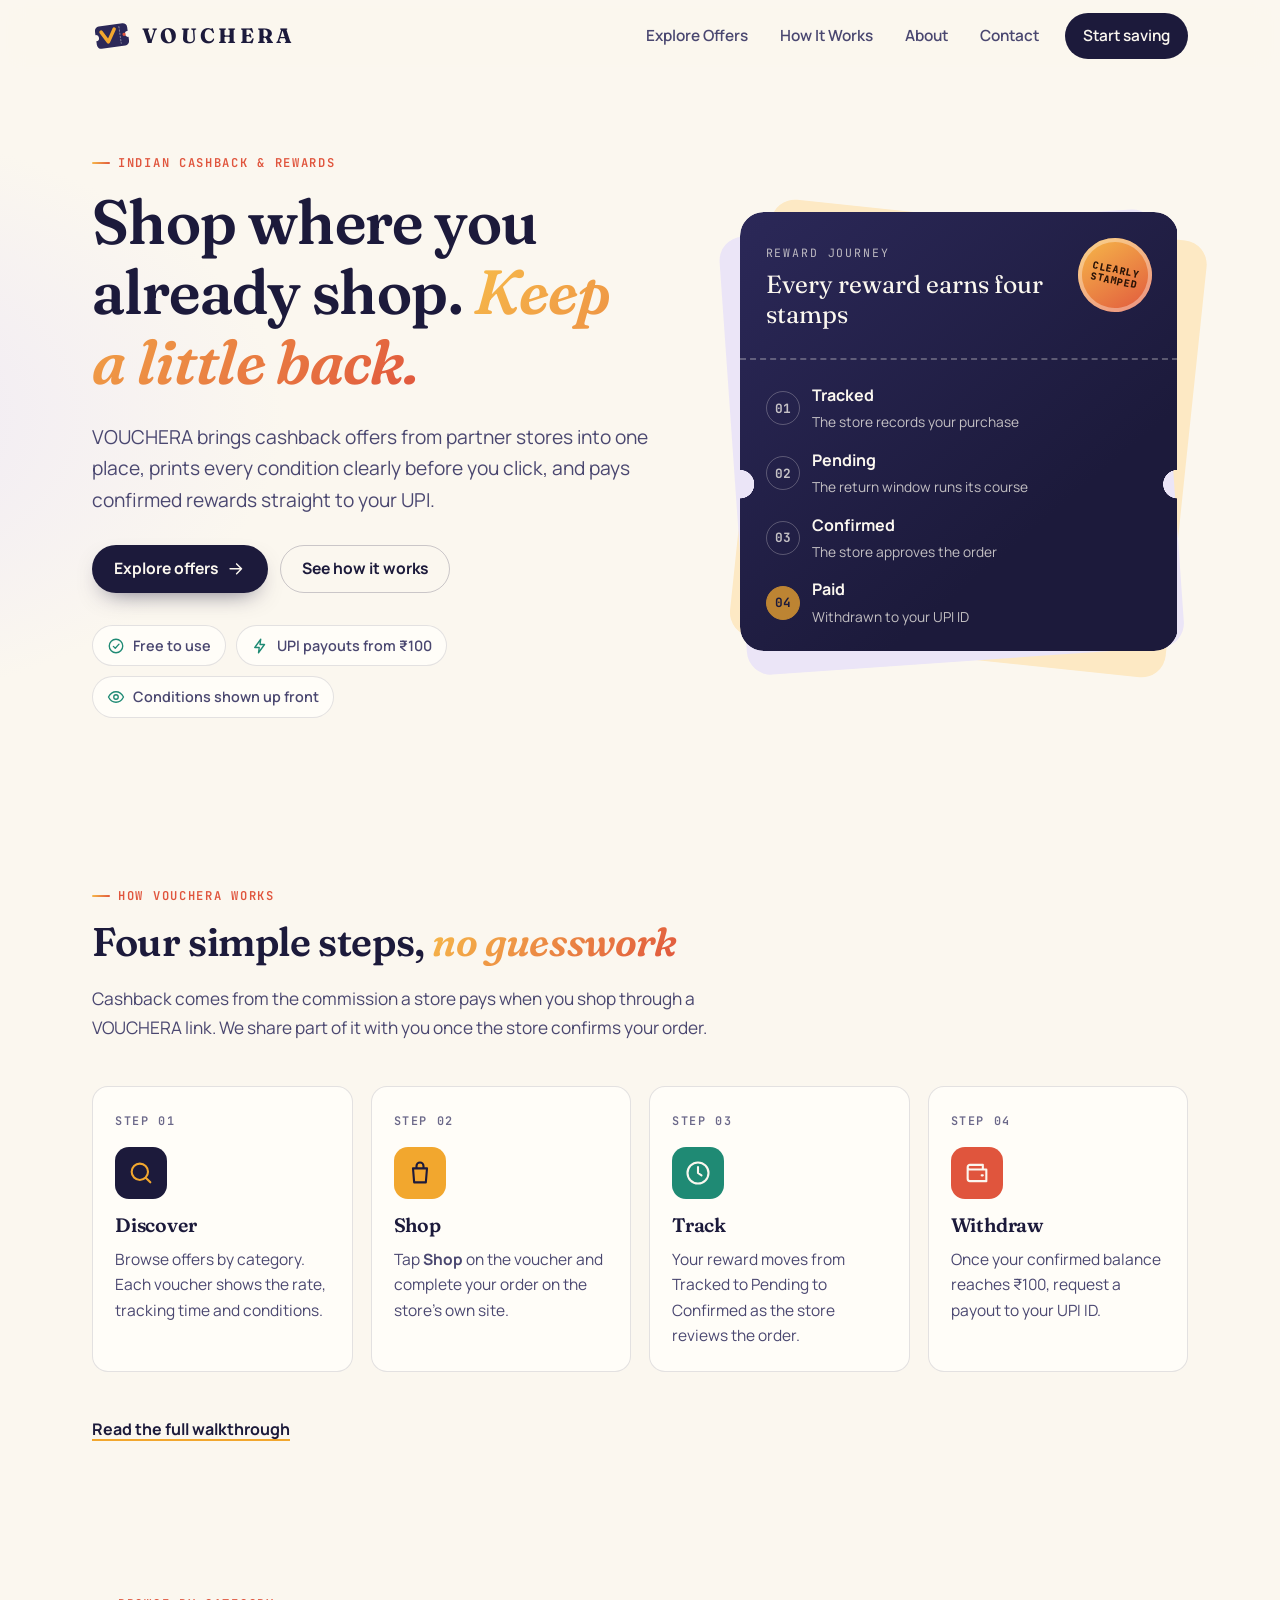
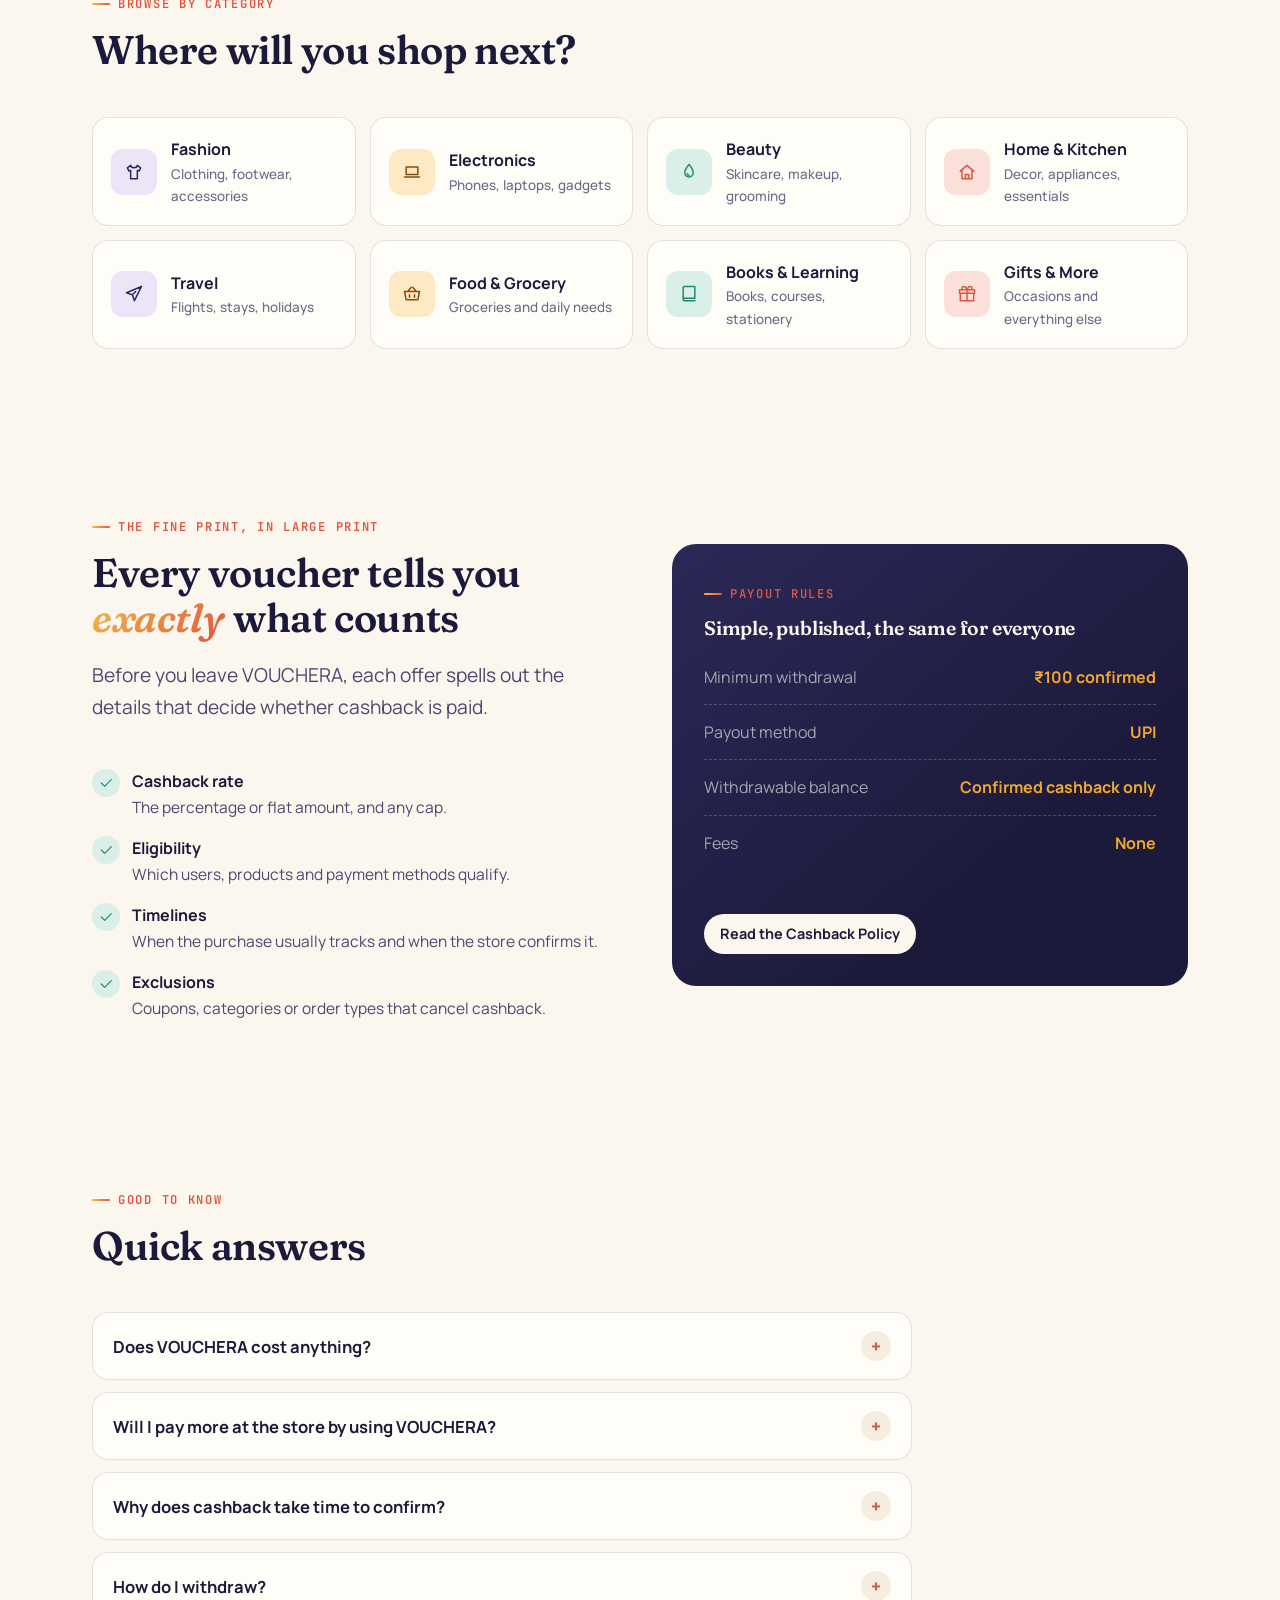
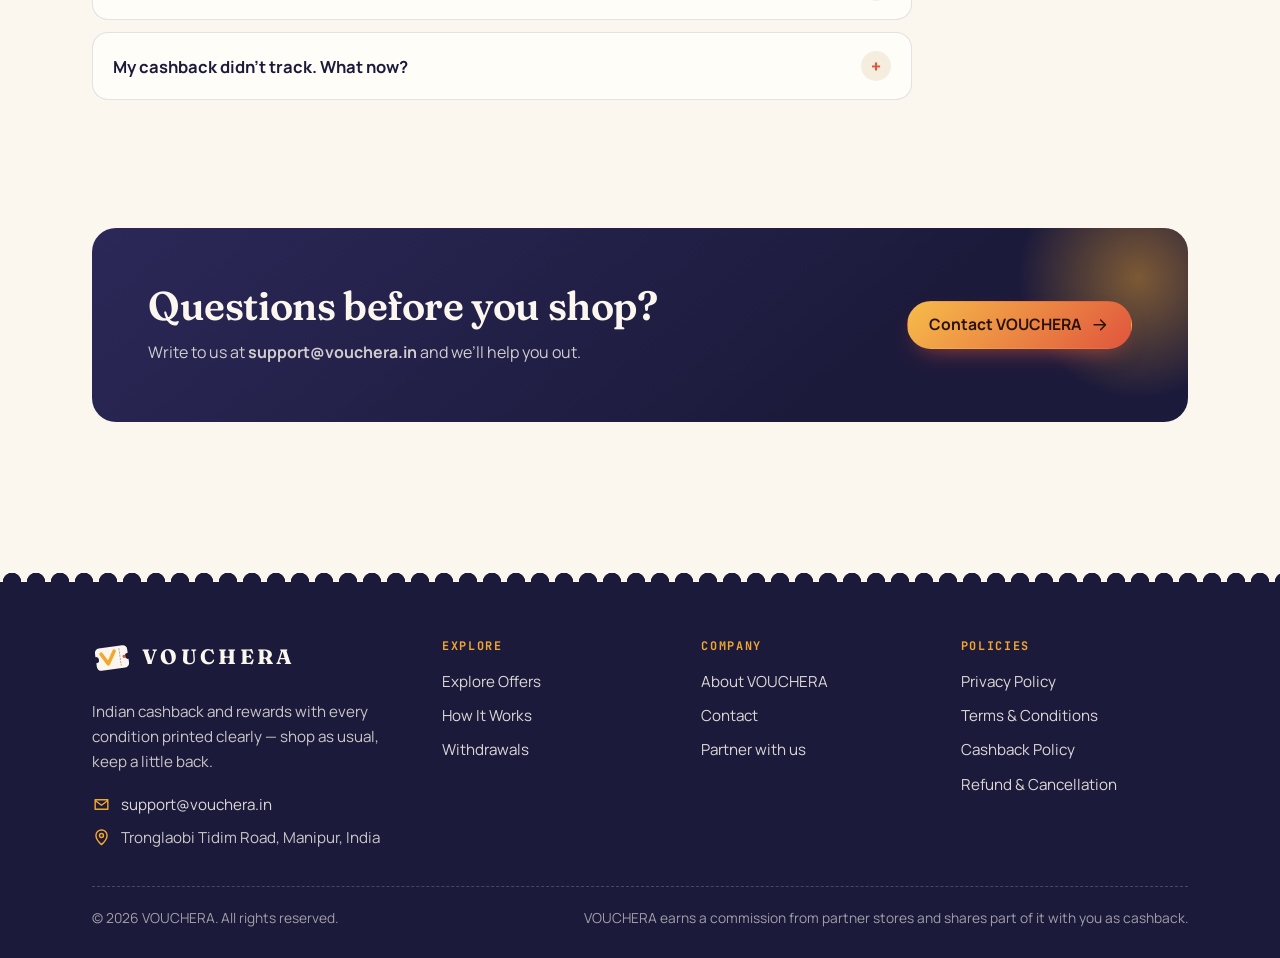
<file: index.html>
<!doctype html>
<html lang="en-IN">
<head>
<meta charset="utf-8">
<meta name="viewport" content="width=device-width, initial-scale=1">
<title>VOUCHERA — Cashback &amp; Rewards, Clearly Stamped</title>
<meta name="description" content="VOUCHERA is an Indian cashback and rewards website. Discover partner store offers, see every condition up front, track each reward and withdraw confirmed cashback to UPI from ₹100.">
<meta name="robots" content="index, follow, max-image-preview:large">
<link rel="canonical" href="https://vouchera.in/">
<meta name="theme-color" content="#1C1A3B">
<meta name="color-scheme" content="light">
<meta name="format-detection" content="telephone=no">
<link rel="icon" href="favicon.ico" sizes="32x32">
<link rel="icon" href="assets/img/favicon.svg" type="image/svg+xml">
<link rel="apple-touch-icon" href="assets/img/apple-touch-icon.png">
<link rel="manifest" href="site.webmanifest">
<meta property="og:type" content="website">
<meta property="og:site_name" content="VOUCHERA">
<meta property="og:locale" content="en_IN">
<meta property="og:title" content="VOUCHERA — Cashback &amp; Rewards, Clearly Stamped">
<meta property="og:description" content="VOUCHERA is an Indian cashback and rewards website. Discover partner store offers, see every condition up front, track each reward and withdraw confirmed cashback to UPI from ₹100.">
<meta property="og:url" content="https://vouchera.in/">
<meta property="og:image" content="https://vouchera.in/assets/img/og-image.png">
<meta property="og:image:width" content="1200">
<meta property="og:image:height" content="630">
<meta property="og:image:alt" content="VOUCHERA — cashback and rewards, clearly stamped">
<meta name="twitter:card" content="summary_large_image">
<meta name="twitter:title" content="VOUCHERA — Cashback &amp; Rewards, Clearly Stamped">
<meta name="twitter:description" content="VOUCHERA is an Indian cashback and rewards website. Discover partner store offers, see every condition up front, track each reward and withdraw confirmed cashback to UPI from ₹100.">
<meta name="twitter:image" content="https://vouchera.in/assets/img/og-image.png">
<link rel="preconnect" href="https://fonts.googleapis.com">
<link rel="preconnect" href="https://fonts.gstatic.com" crossorigin>
<link rel="stylesheet" href="https://fonts.googleapis.com/css2?family=Fraunces:ital,opsz,wght@0,9..144,500..700;1,9..144,500..700&amp;family=JetBrains+Mono:wght@500;600;700&amp;family=Manrope:wght@400..800&amp;display=swap">
<link rel="stylesheet" href="assets/css/styles.css">
<script type="application/ld+json">[{"@context": "https://schema.org", "@type": "Organization", "name": "VOUCHERA", "url": "https://vouchera.in/", "logo": "https://vouchera.in/assets/img/icon-512.png", "email": "support@vouchera.in", "address": {"@type": "PostalAddress", "streetAddress": "Tronglaobi Tidim Road", "addressRegion": "Manipur", "addressCountry": "IN"}, "contactPoint": {"@type": "ContactPoint", "contactType": "customer support", "email": "support@vouchera.in", "areaServed": "IN", "availableLanguage": ["en"]}}, {"@context": "https://schema.org", "@type": "WebSite", "name": "VOUCHERA", "url": "https://vouchera.in/", "inLanguage": "en-IN"}]</script>
</head>
<body>
<a class="skip-link" href="#main">Skip to content</a>
<header class="site-header">
  <div class="wrap header-inner">
    <a class="brand" href="index.html" aria-label="VOUCHERA home"><svg class="brand-mark" viewBox="0 0 64 64" aria-hidden="true"><g transform="rotate(-8 32 32)"><path fill="#2B2858" d="M13 14H51A7 7 0 0 1 58 21V27A5 5 0 0 0 58 37V43A7 7 0 0 1 51 50H13A7 7 0 0 1 6 43V37A5 5 0 0 0 6 27V21A7 7 0 0 1 13 14Z"/><path d="M45 18.5V45.5" stroke="#FBF7EF" stroke-opacity=".45" stroke-width="1.6" stroke-dasharray="2.4 2.8" stroke-linecap="round"/><path d="M15.5 23.5L25 40.5L37 21.5" fill="none" stroke="#F2A72E" stroke-width="5.6" stroke-linecap="round" stroke-linejoin="round"/><circle cx="51.5" cy="32" r="2.6" fill="#E0553D"/></g></svg><span class="brand-word">VOUCHERA</span></a>
    <button class="nav-toggle" type="button" aria-expanded="false" aria-controls="main-nav" aria-label="Open menu"><span class="bars"></span></button>
    <nav class="main-nav" id="main-nav" aria-label="Main">
      <ul>
        <li><a href="offers.html">Explore Offers</a></li><li><a href="how-it-works.html">How It Works</a></li><li><a href="about.html">About</a></li><li><a href="contact.html">Contact</a></li><li class="nav-cta"><a href="offers.html">Start saving</a></li>
      </ul>
    </nav>
  </div>
</header>
<main id="main">
  <section class="hero">
    <div class="wrap hero-grid">
      <div>
        <span class="eyebrow">Indian cashback &amp; rewards</span>
        <h1>Shop where you already shop. <em>Keep a little back.</em></h1>
        <p class="lead">VOUCHERA brings cashback offers from partner stores into one place, prints every condition clearly before you click, and pays confirmed rewards straight to your UPI.</p>
        <div class="hero-actions">
          <a class="btn btn-primary" href="offers.html">Explore offers <svg class="icon" viewBox="0 0 24 24" fill="none" stroke="currentColor" stroke-width="1.8" stroke-linecap="round" stroke-linejoin="round" aria-hidden="true"><path d="M5 12h14M13 6l6 6-6 6"/></svg></a>
          <a class="btn btn-ghost" href="how-it-works.html">See how it works</a>
        </div>
        <ul class="fact-row" aria-label="Key facts">
          <li><svg class="icon" viewBox="0 0 24 24" fill="none" stroke="currentColor" stroke-width="1.8" stroke-linecap="round" stroke-linejoin="round" aria-hidden="true"><path d="M21 12a9 9 0 1 1-18 0 9 9 0 0 1 18 0ZM8.5 12.5l2.5 2.5 5-5.5"/></svg> Free to use</li>
          <li><svg class="icon" viewBox="0 0 24 24" fill="none" stroke="currentColor" stroke-width="1.8" stroke-linecap="round" stroke-linejoin="round" aria-hidden="true"><path d="M13 3 5 14h6l-1 7 8-11h-6l1-7Z"/></svg> UPI payouts from ₹100</li>
          <li><svg class="icon" viewBox="0 0 24 24" fill="none" stroke="currentColor" stroke-width="1.8" stroke-linecap="round" stroke-linejoin="round" aria-hidden="true"><path d="M2 12s3.5-7 10-7 10 7 10 7-3.5 7-10 7S2 12 2 12ZM12 15a3 3 0 1 0 0-6 3 3 0 0 0 0 6Z"/></svg> Conditions shown up front</li>
        </ul>
      </div>
      <div class="ticket-stack" aria-hidden="true">
        <div class="journey-ticket">
          <div class="journey-head">
            <div>
              <small>Reward journey</small>
              <p class="journey-title">Every reward earns four stamps</p>
            </div>
            <div class="journey-seal">Clearly<br>stamped</div>
          </div>
          <div class="journey-perf"></div>
          <ol class="journey-steps">
            <li><span class="dot">01</span><div><b>Tracked</b><span>The store records your purchase</span></div></li>
            <li><span class="dot">02</span><div><b>Pending</b><span>The return window runs its course</span></div></li>
            <li><span class="dot">03</span><div><b>Confirmed</b><span>The store approves the order</span></div></li>
            <li><span class="dot">04</span><div><b>Paid</b><span>Withdrawn to your UPI ID</span></div></li>
          </ol>
        </div>
      </div>
    </div>
  </section>

  <section class="section-tight">
    <div class="wrap">
      <div class="section-head reveal">
        <span class="eyebrow">How VOUCHERA works</span>
        <h2>Four simple steps, <em>no guesswork</em></h2>
        <p>Cashback comes from the commission a store pays when you shop through a VOUCHERA link. We share part of it with you once the store confirms your order.</p>
      </div>
      <ol class="steps reveal">
        <li class="step">
          <div class="step-no"><span>STEP 01</span></div>
          <div class="step-icon"><svg class="icon icon-lg" viewBox="0 0 24 24" fill="none" stroke="currentColor" stroke-width="1.8" stroke-linecap="round" stroke-linejoin="round" aria-hidden="true"><path d="M11 18a7 7 0 1 0 0-14 7 7 0 0 0 0 14ZM20 20l-4-4"/></svg></div>
          <h3>Discover</h3>
          <p>Browse offers by category. Each voucher shows the rate, tracking time and conditions.</p>
        </li>
        <li class="step">
          <div class="step-no"><span>STEP 02</span></div>
          <div class="step-icon"><svg class="icon icon-lg" viewBox="0 0 24 24" fill="none" stroke="currentColor" stroke-width="1.8" stroke-linecap="round" stroke-linejoin="round" aria-hidden="true"><path d="M6 8h12l-1 12H7L6 8ZM9 8V6a3 3 0 0 1 6 0v2"/></svg></div>
          <h3>Shop</h3>
          <p>Tap <strong>Shop</strong> on the voucher and complete your order on the store’s own site.</p>
        </li>
        <li class="step">
          <div class="step-no"><span>STEP 03</span></div>
          <div class="step-icon"><svg class="icon icon-lg" viewBox="0 0 24 24" fill="none" stroke="currentColor" stroke-width="1.8" stroke-linecap="round" stroke-linejoin="round" aria-hidden="true"><path d="M12 7v5l3 2M21 12a9 9 0 1 1-18 0 9 9 0 0 1 18 0Z"/></svg></div>
          <h3>Track</h3>
          <p>Your reward moves from Tracked to Pending to Confirmed as the store reviews the order.</p>
        </li>
        <li class="step">
          <div class="step-no"><span>STEP 04</span></div>
          <div class="step-icon"><svg class="icon icon-lg" viewBox="0 0 24 24" fill="none" stroke="currentColor" stroke-width="1.8" stroke-linecap="round" stroke-linejoin="round" aria-hidden="true"><path d="M4 7a2 2 0 0 1 2-2h11v4M4 7v10a2 2 0 0 0 2 2h14V9H6a2 2 0 0 1-2-2ZM16 14h1"/></svg></div>
          <h3>Withdraw</h3>
          <p>Once your confirmed balance reaches ₹100, request a payout to your UPI ID.</p>
        </li>
      </ol>
      <p class="mt-lg"><a class="text-link" href="how-it-works.html">Read the full walkthrough</a></p>
    </div>
  </section>

  <section class="section-tight" data-offer-section hidden>
    <div class="wrap">
      <div class="section-head">
        <span class="eyebrow">Live offers</span>
        <h2>Freshly stamped vouchers</h2>
      </div>
      <div class="offer-grid" data-offer-feed data-limit="4"></div>
      <p class="mt-lg"><a class="btn btn-ghost" href="offers.html">See all offers <svg class="icon" viewBox="0 0 24 24" fill="none" stroke="currentColor" stroke-width="1.8" stroke-linecap="round" stroke-linejoin="round" aria-hidden="true"><path d="M5 12h14M13 6l6 6-6 6"/></svg></a></p>
    </div>
  </section>

  <section class="section-tight">
    <div class="wrap">
      <div class="section-head reveal">
        <span class="eyebrow">Browse by category</span>
        <h2>Where will you shop next?</h2>
      </div>
      <div class="cat-grid reveal">
        <a class="cat-tile" href="offers.html?cat=fashion"><span class="cat-ico"><svg class="icon" viewBox="0 0 24 24" fill="none" stroke="currentColor" stroke-width="1.8" stroke-linecap="round" stroke-linejoin="round" aria-hidden="true"><path d="M8 4l-4 3 2 4 2-1v10h8V10l2 1 2-4-4-3c0 1.7-1.8 3-4 3S8 5.7 8 4Z"/></svg></span><span>Fashion<small>Clothing, footwear, accessories</small></span></a>
        <a class="cat-tile" href="offers.html?cat=electronics"><span class="cat-ico"><svg class="icon" viewBox="0 0 24 24" fill="none" stroke="currentColor" stroke-width="1.8" stroke-linecap="round" stroke-linejoin="round" aria-hidden="true"><path d="M5 6h14v9H5zM3 18h18"/></svg></span><span>Electronics<small>Phones, laptops, gadgets</small></span></a>
        <a class="cat-tile" href="offers.html?cat=beauty"><span class="cat-ico"><svg class="icon" viewBox="0 0 24 24" fill="none" stroke="currentColor" stroke-width="1.8" stroke-linecap="round" stroke-linejoin="round" aria-hidden="true"><path d="M12 3s5 5.5 5 10a5 5 0 0 1-10 0c0-4.5 5-10 5-10ZM10 14a2 2 0 0 0 2 2"/></svg></span><span>Beauty<small>Skincare, makeup, grooming</small></span></a>
        <a class="cat-tile" href="offers.html?cat=home"><span class="cat-ico"><svg class="icon" viewBox="0 0 24 24" fill="none" stroke="currentColor" stroke-width="1.8" stroke-linecap="round" stroke-linejoin="round" aria-hidden="true"><path d="M4 11l8-7 8 7M6 9.5V20h12V9.5M10 20v-5h4v5"/></svg></span><span>Home &amp; Kitchen<small>Decor, appliances, essentials</small></span></a>
        <a class="cat-tile" href="offers.html?cat=travel"><span class="cat-ico"><svg class="icon" viewBox="0 0 24 24" fill="none" stroke="currentColor" stroke-width="1.8" stroke-linecap="round" stroke-linejoin="round" aria-hidden="true"><path d="M21 3 3 10.5l7 2.5 2.5 7L21 3ZM10 13l4-4"/></svg></span><span>Travel<small>Flights, stays, holidays</small></span></a>
        <a class="cat-tile" href="offers.html?cat=food"><span class="cat-ico"><svg class="icon" viewBox="0 0 24 24" fill="none" stroke="currentColor" stroke-width="1.8" stroke-linecap="round" stroke-linejoin="round" aria-hidden="true"><path d="M3 9h18l-2 10H5L3 9ZM7 9l4-5M17 9l-4-5M9 13v3M15 13v3"/></svg></span><span>Food &amp; Grocery<small>Groceries and daily needs</small></span></a>
        <a class="cat-tile" href="offers.html?cat=books"><span class="cat-ico"><svg class="icon" viewBox="0 0 24 24" fill="none" stroke="currentColor" stroke-width="1.8" stroke-linecap="round" stroke-linejoin="round" aria-hidden="true"><path d="M5 4.5A1.5 1.5 0 0 1 6.5 3H19v14H6.5A1.5 1.5 0 0 0 5 18.5v-14ZM5 18.5A1.5 1.5 0 0 0 6.5 20H19"/></svg></span><span>Books &amp; Learning<small>Books, courses, stationery</small></span></a>
        <a class="cat-tile" href="offers.html?cat=gifts"><span class="cat-ico"><svg class="icon" viewBox="0 0 24 24" fill="none" stroke="currentColor" stroke-width="1.8" stroke-linecap="round" stroke-linejoin="round" aria-hidden="true"><path d="M4 11h16v9H4zM3 7h18v4H3zM12 7v13M12 7s-1-4-4-4a2 2 0 0 0 0 4h4ZM12 7s1-4 4-4a2 2 0 0 1 0 4h-4"/></svg></span><span>Gifts &amp; More<small>Occasions and everything else</small></span></a>
      </div>
    </div>
  </section>

  <section class="section">
    <div class="wrap split">
      <div class="reveal">
        <span class="eyebrow">The fine print, in large print</span>
        <h2>Every voucher tells you <em>exactly</em> what counts</h2>
        <p class="lead">Before you leave VOUCHERA, each offer spells out the details that decide whether cashback is paid.</p>
        <ul class="check-list mt-lg">
          <li><span class="tick"><svg class="icon" viewBox="0 0 24 24" fill="none" stroke="currentColor" stroke-width="1.8" stroke-linecap="round" stroke-linejoin="round" aria-hidden="true"><path d="M20 7 10 17l-5-5"/></svg></span><div><b>Cashback rate</b><span>The percentage or flat amount, and any cap.</span></div></li>
          <li><span class="tick"><svg class="icon" viewBox="0 0 24 24" fill="none" stroke="currentColor" stroke-width="1.8" stroke-linecap="round" stroke-linejoin="round" aria-hidden="true"><path d="M20 7 10 17l-5-5"/></svg></span><div><b>Eligibility</b><span>Which users, products and payment methods qualify.</span></div></li>
          <li><span class="tick"><svg class="icon" viewBox="0 0 24 24" fill="none" stroke="currentColor" stroke-width="1.8" stroke-linecap="round" stroke-linejoin="round" aria-hidden="true"><path d="M20 7 10 17l-5-5"/></svg></span><div><b>Timelines</b><span>When the purchase usually tracks and when the store confirms it.</span></div></li>
          <li><span class="tick"><svg class="icon" viewBox="0 0 24 24" fill="none" stroke="currentColor" stroke-width="1.8" stroke-linecap="round" stroke-linejoin="round" aria-hidden="true"><path d="M20 7 10 17l-5-5"/></svg></span><div><b>Exclusions</b><span>Coupons, categories or order types that cancel cashback.</span></div></li>
        </ul>
      </div>
      <div class="card card-ink reveal">
        <span class="eyebrow">Payout rules</span>
        <h3 class="mt-0">Simple, published, the same for everyone</h3>
        <ul class="payout-rules">
          <li><span>Minimum withdrawal</span><b>₹100 confirmed</b></li>
          <li><span>Payout method</span><b>UPI</b></li>
          <li><span>Withdrawable balance</span><b>Confirmed cashback only</b></li>
          <li><span>Fees</span><b>None</b></li>
        </ul>
        <p class="mt-lg mb-0"><a class="btn btn-light btn-sm" href="cashback-policy.html">Read the Cashback Policy</a></p>
      </div>
    </div>
  </section>

  <section class="section-tight">
    <div class="wrap">
      <div class="section-head reveal">
        <span class="eyebrow">Good to know</span>
        <h2>Quick answers</h2>
      </div>
      <div class="faq reveal">
        <details>
          <summary>Does VOUCHERA cost anything?</summary>
          <div><p>No. VOUCHERA is free to use. Stores pay us a commission when you shop through our links, and we share part of it with you as cashback.</p></div>
        </details>
        <details>
          <summary>Will I pay more at the store by using VOUCHERA?</summary>
          <div><p>No. You pay the store’s normal price. The cashback comes from the store’s commission, not from your pocket.</p></div>
        </details>
        <details>
          <summary>Why does cashback take time to confirm?</summary>
          <div><p>Stores wait until their return and cancellation window ends before approving commission. Once they confirm, your cashback becomes withdrawable.</p></div>
        </details>
        <details>
          <summary>How do I withdraw?</summary>
          <div><p>When your confirmed cashback reaches ₹100, send a withdrawal request with your UPI ID from the <a class="text-link" href="contact.html?topic=withdrawal">contact page</a>.</p></div>
        </details>
        <details>
          <summary>My cashback didn’t track. What now?</summary>
          <div><p>Send a <a class="text-link" href="contact.html?topic=missing">missing cashback claim</a> with the store name, order ID and order date. Our <a class="text-link" href="cashback-policy.html#missing">Cashback Policy</a> explains what we need.</p></div>
        </details>
      </div>
    </div>
  </section>

  <section class="section-tight">
    <div class="wrap">
      <div class="cta-band reveal">
        <div>
          <h2>Questions before you shop?</h2>
          <p>Write to us at <strong>support@vouchera.in</strong> and we’ll help you out.</p>
        </div>
        <a class="btn btn-stamp" href="contact.html">Contact VOUCHERA <svg class="icon" viewBox="0 0 24 24" fill="none" stroke="currentColor" stroke-width="1.8" stroke-linecap="round" stroke-linejoin="round" aria-hidden="true"><path d="M5 12h14M13 6l6 6-6 6"/></svg></a>
      </div>
    </div>
  </section>
</main>
<footer class="site-footer">
  <div class="wrap">
    <div class="footer-grid">
      <div class="footer-brand">
        <a class="brand" href="index.html" aria-label="VOUCHERA home"><svg class="brand-mark" viewBox="0 0 64 64" aria-hidden="true"><g transform="rotate(-8 32 32)"><path fill="#FBF7EF" d="M13 14H51A7 7 0 0 1 58 21V27A5 5 0 0 0 58 37V43A7 7 0 0 1 51 50H13A7 7 0 0 1 6 43V37A5 5 0 0 0 6 27V21A7 7 0 0 1 13 14Z"/><path d="M45 18.5V45.5" stroke="#1C1A3B" stroke-opacity=".35" stroke-width="1.6" stroke-dasharray="2.4 2.8" stroke-linecap="round"/><path d="M15.5 23.5L25 40.5L37 21.5" fill="none" stroke="#F2A72E" stroke-width="5.6" stroke-linecap="round" stroke-linejoin="round"/><circle cx="51.5" cy="32" r="2.6" fill="#E0553D"/></g></svg><span class="brand-word">VOUCHERA</span></a>
        <p>Indian cashback and rewards with every condition printed clearly — shop as usual, keep a little back.</p>
        <ul class="footer-contact">
          <li><svg class="icon" viewBox="0 0 24 24" fill="none" stroke="currentColor" stroke-width="1.8" stroke-linecap="round" stroke-linejoin="round" aria-hidden="true"><path d="M4 6h16v12H4zM4 7l8 6 8-6"/></svg><a href="mailto:support@vouchera.in">support@vouchera.in</a></li>
          <li><svg class="icon" viewBox="0 0 24 24" fill="none" stroke="currentColor" stroke-width="1.8" stroke-linecap="round" stroke-linejoin="round" aria-hidden="true"><path d="M12 21s-7-6.2-7-11.5A7 7 0 0 1 19 9.5C19 14.8 12 21 12 21ZM12 12a2.5 2.5 0 1 0 0-5 2.5 2.5 0 0 0 0 5Z"/></svg><span>Tronglaobi Tidim Road, Manipur, India</span></li>
        </ul>
      </div>
      <div>
        <h2>Explore</h2>
        <ul><li><a href="offers.html">Explore Offers</a></li><li><a href="how-it-works.html">How It Works</a></li><li><a href="cashback-policy.html#withdrawals">Withdrawals</a></li></ul>
      </div>
      <div>
        <h2>Company</h2>
        <ul><li><a href="about.html">About VOUCHERA</a></li><li><a href="contact.html">Contact</a></li><li><a href="contact.html?topic=partnership">Partner with us</a></li></ul>
      </div>
      <div>
        <h2>Policies</h2>
        <ul><li><a href="privacy-policy.html">Privacy Policy</a></li><li><a href="terms.html">Terms & Conditions</a></li><li><a href="cashback-policy.html">Cashback Policy</a></li><li><a href="refund-policy.html">Refund & Cancellation</a></li></ul>
      </div>
    </div>
    <div class="footer-base">
      <p>© <span id="year">2026</span> VOUCHERA. All rights reserved.</p>
      <p>VOUCHERA earns a commission from partner stores and shares part of it with you as cashback.</p>
    </div>
  </div>
</footer>
<script src="assets/js/main.js" defer></script>
<script src="assets/js/offers-data.js" defer></script>
<script src="assets/js/offers.js" defer></script>
</body>
</html>
</file>
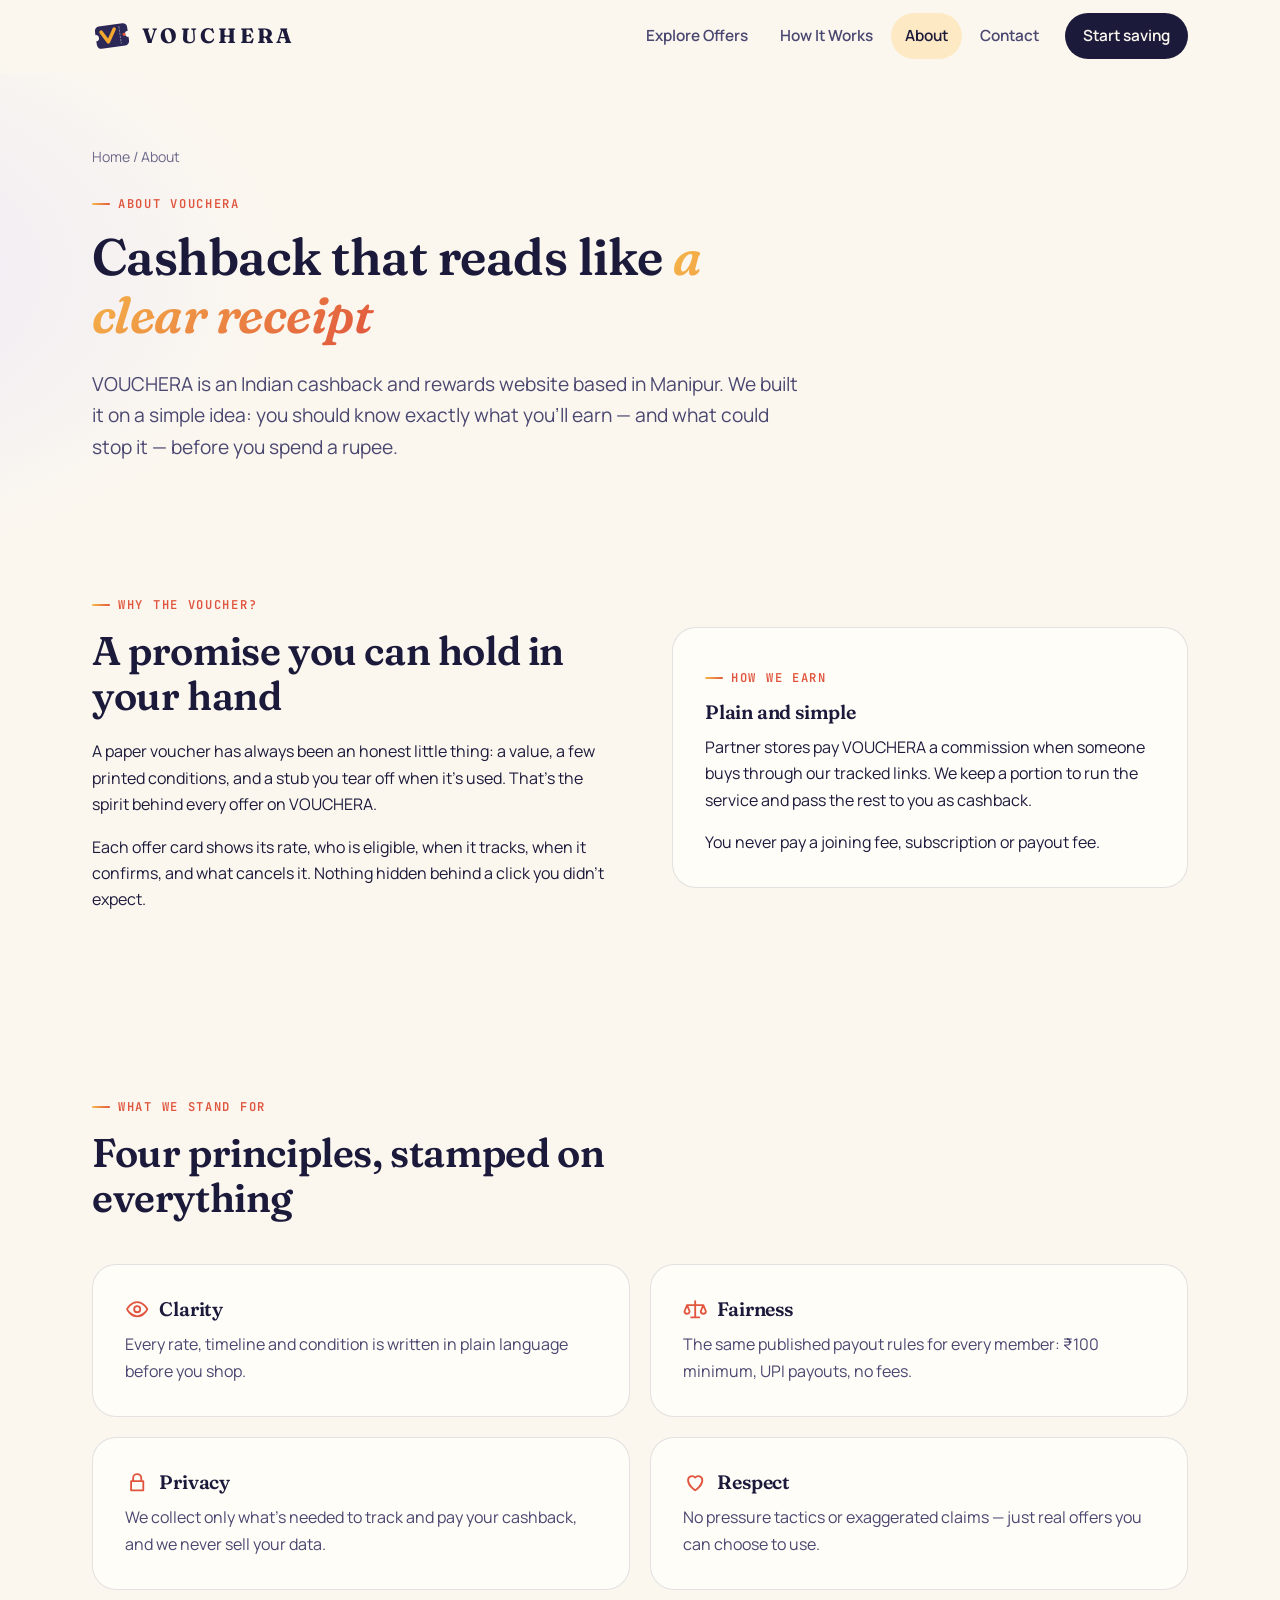
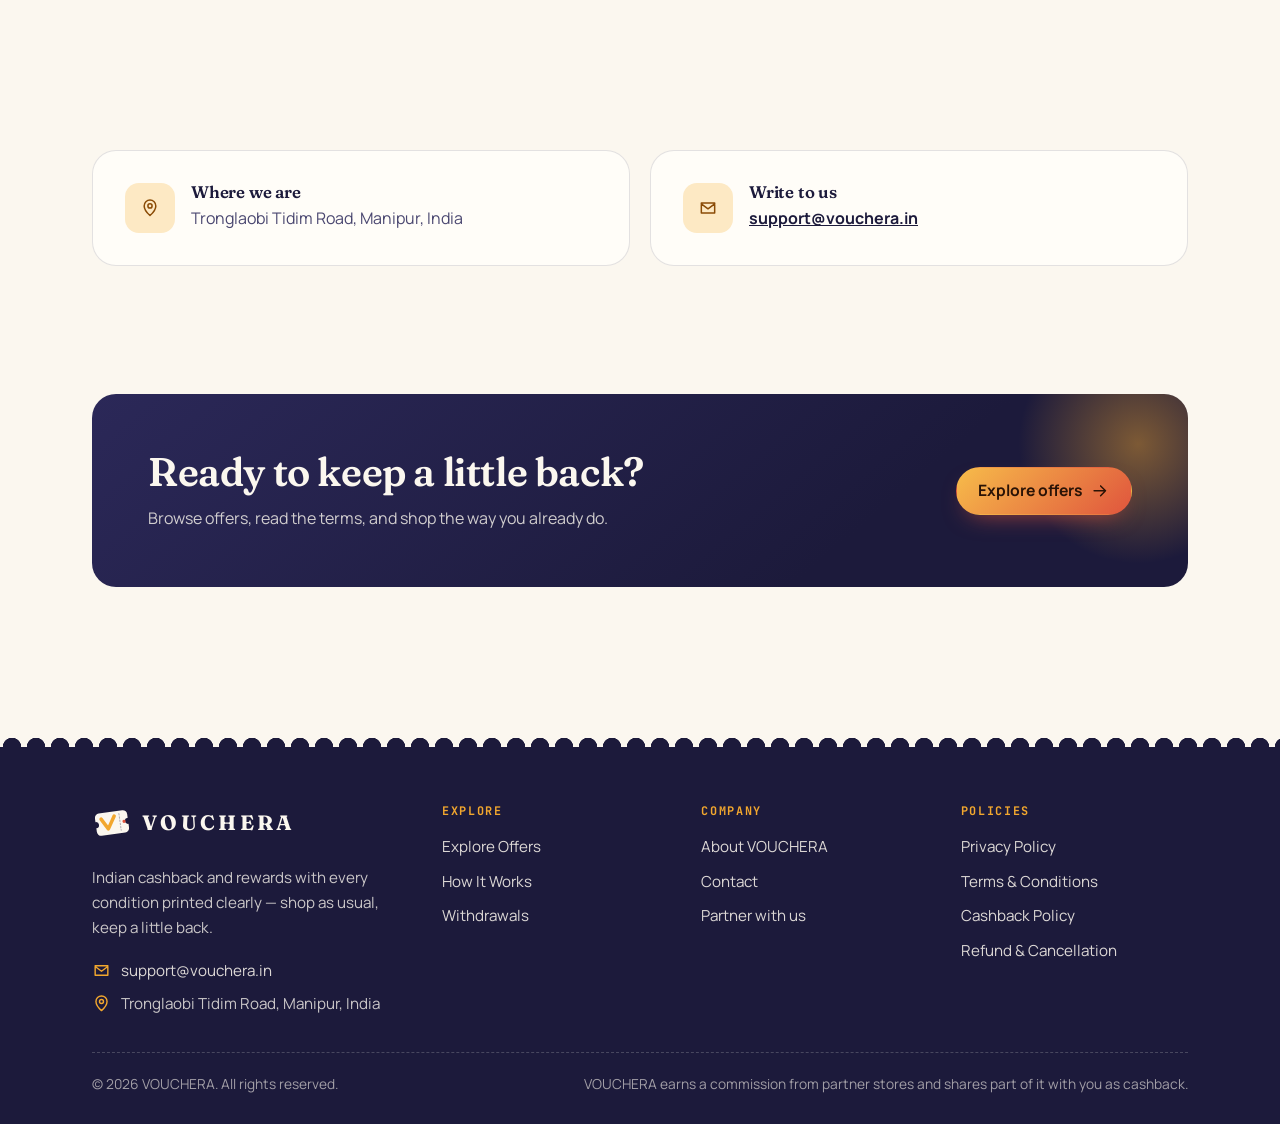
<file: about.html>
<!doctype html>
<html lang="en-IN">
<head>
<meta charset="utf-8">
<meta name="viewport" content="width=device-width, initial-scale=1">
<title>About VOUCHERA — Indian Cashback &amp; Rewards</title>
<meta name="description" content="VOUCHERA is an Indian cashback and rewards website based in Manipur, built around clear conditions, fair payouts and respect for your data.">
<meta name="robots" content="index, follow, max-image-preview:large">
<link rel="canonical" href="https://vouchera.in/about.html">
<meta name="theme-color" content="#1C1A3B">
<meta name="color-scheme" content="light">
<meta name="format-detection" content="telephone=no">
<link rel="icon" href="favicon.ico" sizes="32x32">
<link rel="icon" href="assets/img/favicon.svg" type="image/svg+xml">
<link rel="apple-touch-icon" href="assets/img/apple-touch-icon.png">
<link rel="manifest" href="site.webmanifest">
<meta property="og:type" content="website">
<meta property="og:site_name" content="VOUCHERA">
<meta property="og:locale" content="en_IN">
<meta property="og:title" content="About VOUCHERA — Indian Cashback &amp; Rewards">
<meta property="og:description" content="VOUCHERA is an Indian cashback and rewards website based in Manipur, built around clear conditions, fair payouts and respect for your data.">
<meta property="og:url" content="https://vouchera.in/about.html">
<meta property="og:image" content="https://vouchera.in/assets/img/og-image.png">
<meta property="og:image:width" content="1200">
<meta property="og:image:height" content="630">
<meta property="og:image:alt" content="VOUCHERA — cashback and rewards, clearly stamped">
<meta name="twitter:card" content="summary_large_image">
<meta name="twitter:title" content="About VOUCHERA — Indian Cashback &amp; Rewards">
<meta name="twitter:description" content="VOUCHERA is an Indian cashback and rewards website based in Manipur, built around clear conditions, fair payouts and respect for your data.">
<meta name="twitter:image" content="https://vouchera.in/assets/img/og-image.png">
<link rel="preconnect" href="https://fonts.googleapis.com">
<link rel="preconnect" href="https://fonts.gstatic.com" crossorigin>
<link rel="stylesheet" href="https://fonts.googleapis.com/css2?family=Fraunces:ital,opsz,wght@0,9..144,500..700;1,9..144,500..700&amp;family=JetBrains+Mono:wght@500;600;700&amp;family=Manrope:wght@400..800&amp;display=swap">
<link rel="stylesheet" href="assets/css/styles.css">
</head>
<body>
<a class="skip-link" href="#main">Skip to content</a>
<header class="site-header">
  <div class="wrap header-inner">
    <a class="brand" href="index.html" aria-label="VOUCHERA home"><svg class="brand-mark" viewBox="0 0 64 64" aria-hidden="true"><g transform="rotate(-8 32 32)"><path fill="#2B2858" d="M13 14H51A7 7 0 0 1 58 21V27A5 5 0 0 0 58 37V43A7 7 0 0 1 51 50H13A7 7 0 0 1 6 43V37A5 5 0 0 0 6 27V21A7 7 0 0 1 13 14Z"/><path d="M45 18.5V45.5" stroke="#FBF7EF" stroke-opacity=".45" stroke-width="1.6" stroke-dasharray="2.4 2.8" stroke-linecap="round"/><path d="M15.5 23.5L25 40.5L37 21.5" fill="none" stroke="#F2A72E" stroke-width="5.6" stroke-linecap="round" stroke-linejoin="round"/><circle cx="51.5" cy="32" r="2.6" fill="#E0553D"/></g></svg><span class="brand-word">VOUCHERA</span></a>
    <button class="nav-toggle" type="button" aria-expanded="false" aria-controls="main-nav" aria-label="Open menu"><span class="bars"></span></button>
    <nav class="main-nav" id="main-nav" aria-label="Main">
      <ul>
        <li><a href="offers.html">Explore Offers</a></li><li><a href="how-it-works.html">How It Works</a></li><li><a href="about.html" aria-current="page">About</a></li><li><a href="contact.html">Contact</a></li><li class="nav-cta"><a href="offers.html">Start saving</a></li>
      </ul>
    </nav>
  </div>
</header>
<main id="main">
  <section class="page-hero">
    <div class="wrap">
      <nav class="crumbs" aria-label="Breadcrumb"><a href="index.html">Home</a> / <span>About</span></nav>
      <span class="eyebrow">About VOUCHERA</span>
      <h1>Cashback that reads like <em>a clear receipt</em></h1>
      <p class="lead">VOUCHERA is an Indian cashback and rewards website based in Manipur. We built it on a simple idea: you should know exactly what you’ll earn — and what could stop it — before you spend a rupee.</p>
    </div>
  </section>

  <section class="section-tight">
    <div class="wrap split">
      <div class="reveal">
        <span class="eyebrow">Why the voucher?</span>
        <h2>A promise you can hold in your hand</h2>
        <p>A paper voucher has always been an honest little thing: a value, a few printed conditions, and a stub you tear off when it’s used. That’s the spirit behind every offer on VOUCHERA.</p>
        <p>Each offer card shows its rate, who is eligible, when it tracks, when it confirms, and what cancels it. Nothing hidden behind a click you didn’t expect.</p>
      </div>
      <div class="card reveal">
        <span class="eyebrow">How we earn</span>
        <h3 class="mt-0">Plain and simple</h3>
        <p>Partner stores pay VOUCHERA a commission when someone buys through our tracked links. We keep a portion to run the service and pass the rest to you as cashback.</p>
        <p class="mb-0">You never pay a joining fee, subscription or payout fee.</p>
      </div>
    </div>
  </section>

  <section class="section">
    <div class="wrap">
      <div class="section-head reveal">
        <span class="eyebrow">What we stand for</span>
        <h2>Four principles, stamped on everything</h2>
      </div>
      <div class="grid-2">
        <div class="card value-card reveal">
          <h3><svg class="icon" viewBox="0 0 24 24" fill="none" stroke="currentColor" stroke-width="1.8" stroke-linecap="round" stroke-linejoin="round" aria-hidden="true"><path d="M2 12s3.5-7 10-7 10 7 10 7-3.5 7-10 7S2 12 2 12ZM12 15a3 3 0 1 0 0-6 3 3 0 0 0 0 6Z"/></svg> Clarity</h3>
          <p>Every rate, timeline and condition is written in plain language before you shop.</p>
        </div>
        <div class="card value-card reveal">
          <h3><svg class="icon" viewBox="0 0 24 24" fill="none" stroke="currentColor" stroke-width="1.8" stroke-linecap="round" stroke-linejoin="round" aria-hidden="true"><path d="M12 4v16M8 20h8M4 8h16M4 8l-2.5 6a2.5 2.5 0 0 0 5 0L4 8ZM20 8l-2.5 6a2.5 2.5 0 0 0 5 0L20 8Z"/></svg> Fairness</h3>
          <p>The same published payout rules for every member: ₹100 minimum, UPI payouts, no fees.</p>
        </div>
        <div class="card value-card reveal">
          <h3><svg class="icon" viewBox="0 0 24 24" fill="none" stroke="currentColor" stroke-width="1.8" stroke-linecap="round" stroke-linejoin="round" aria-hidden="true"><path d="M6 11h12v9H6zM8 11V8a4 4 0 0 1 8 0v3"/></svg> Privacy</h3>
          <p>We collect only what’s needed to track and pay your cashback, and we never sell your data.</p>
        </div>
        <div class="card value-card reveal">
          <h3><svg class="icon" viewBox="0 0 24 24" fill="none" stroke="currentColor" stroke-width="1.8" stroke-linecap="round" stroke-linejoin="round" aria-hidden="true"><path d="M12 20s-7-4.4-7-10a4 4 0 0 1 7-2.6A4 4 0 0 1 19 10c0 5.6-7 10-7 10Z"/></svg> Respect</h3>
          <p>No pressure tactics or exaggerated claims — just real offers you can choose to use.</p>
        </div>
      </div>
    </div>
  </section>

  <section class="section-tight">
    <div class="wrap grid-2">
      <div class="card contact-card reveal">
        <span class="ico"><svg class="icon" viewBox="0 0 24 24" fill="none" stroke="currentColor" stroke-width="1.8" stroke-linecap="round" stroke-linejoin="round" aria-hidden="true"><path d="M12 21s-7-6.2-7-11.5A7 7 0 0 1 19 9.5C19 14.8 12 21 12 21ZM12 12a2.5 2.5 0 1 0 0-5 2.5 2.5 0 0 0 0 5Z"/></svg></span>
        <div>
          <h3>Where we are</h3>
          <p>Tronglaobi Tidim Road, Manipur, India</p>
        </div>
      </div>
      <div class="card contact-card reveal">
        <span class="ico"><svg class="icon" viewBox="0 0 24 24" fill="none" stroke="currentColor" stroke-width="1.8" stroke-linecap="round" stroke-linejoin="round" aria-hidden="true"><path d="M4 6h16v12H4zM4 7l8 6 8-6"/></svg></span>
        <div>
          <h3>Write to us</h3>
          <p><a href="mailto:support@vouchera.in">support@vouchera.in</a></p>
        </div>
      </div>
    </div>
  </section>

  <section class="section-tight">
    <div class="wrap">
      <div class="cta-band reveal">
        <div>
          <h2>Ready to keep a little back?</h2>
          <p>Browse offers, read the terms, and shop the way you already do.</p>
        </div>
        <a class="btn btn-stamp" href="offers.html">Explore offers <svg class="icon" viewBox="0 0 24 24" fill="none" stroke="currentColor" stroke-width="1.8" stroke-linecap="round" stroke-linejoin="round" aria-hidden="true"><path d="M5 12h14M13 6l6 6-6 6"/></svg></a>
      </div>
    </div>
  </section>
</main>
<footer class="site-footer">
  <div class="wrap">
    <div class="footer-grid">
      <div class="footer-brand">
        <a class="brand" href="index.html" aria-label="VOUCHERA home"><svg class="brand-mark" viewBox="0 0 64 64" aria-hidden="true"><g transform="rotate(-8 32 32)"><path fill="#FBF7EF" d="M13 14H51A7 7 0 0 1 58 21V27A5 5 0 0 0 58 37V43A7 7 0 0 1 51 50H13A7 7 0 0 1 6 43V37A5 5 0 0 0 6 27V21A7 7 0 0 1 13 14Z"/><path d="M45 18.5V45.5" stroke="#1C1A3B" stroke-opacity=".35" stroke-width="1.6" stroke-dasharray="2.4 2.8" stroke-linecap="round"/><path d="M15.5 23.5L25 40.5L37 21.5" fill="none" stroke="#F2A72E" stroke-width="5.6" stroke-linecap="round" stroke-linejoin="round"/><circle cx="51.5" cy="32" r="2.6" fill="#E0553D"/></g></svg><span class="brand-word">VOUCHERA</span></a>
        <p>Indian cashback and rewards with every condition printed clearly — shop as usual, keep a little back.</p>
        <ul class="footer-contact">
          <li><svg class="icon" viewBox="0 0 24 24" fill="none" stroke="currentColor" stroke-width="1.8" stroke-linecap="round" stroke-linejoin="round" aria-hidden="true"><path d="M4 6h16v12H4zM4 7l8 6 8-6"/></svg><a href="mailto:support@vouchera.in">support@vouchera.in</a></li>
          <li><svg class="icon" viewBox="0 0 24 24" fill="none" stroke="currentColor" stroke-width="1.8" stroke-linecap="round" stroke-linejoin="round" aria-hidden="true"><path d="M12 21s-7-6.2-7-11.5A7 7 0 0 1 19 9.5C19 14.8 12 21 12 21ZM12 12a2.5 2.5 0 1 0 0-5 2.5 2.5 0 0 0 0 5Z"/></svg><span>Tronglaobi Tidim Road, Manipur, India</span></li>
        </ul>
      </div>
      <div>
        <h2>Explore</h2>
        <ul><li><a href="offers.html">Explore Offers</a></li><li><a href="how-it-works.html">How It Works</a></li><li><a href="cashback-policy.html#withdrawals">Withdrawals</a></li></ul>
      </div>
      <div>
        <h2>Company</h2>
        <ul><li><a href="about.html">About VOUCHERA</a></li><li><a href="contact.html">Contact</a></li><li><a href="contact.html?topic=partnership">Partner with us</a></li></ul>
      </div>
      <div>
        <h2>Policies</h2>
        <ul><li><a href="privacy-policy.html">Privacy Policy</a></li><li><a href="terms.html">Terms & Conditions</a></li><li><a href="cashback-policy.html">Cashback Policy</a></li><li><a href="refund-policy.html">Refund & Cancellation</a></li></ul>
      </div>
    </div>
    <div class="footer-base">
      <p>© <span id="year">2026</span> VOUCHERA. All rights reserved.</p>
      <p>VOUCHERA earns a commission from partner stores and shares part of it with you as cashback.</p>
    </div>
  </div>
</footer>
<script src="assets/js/main.js" defer></script>
</body>
</html>
</file>
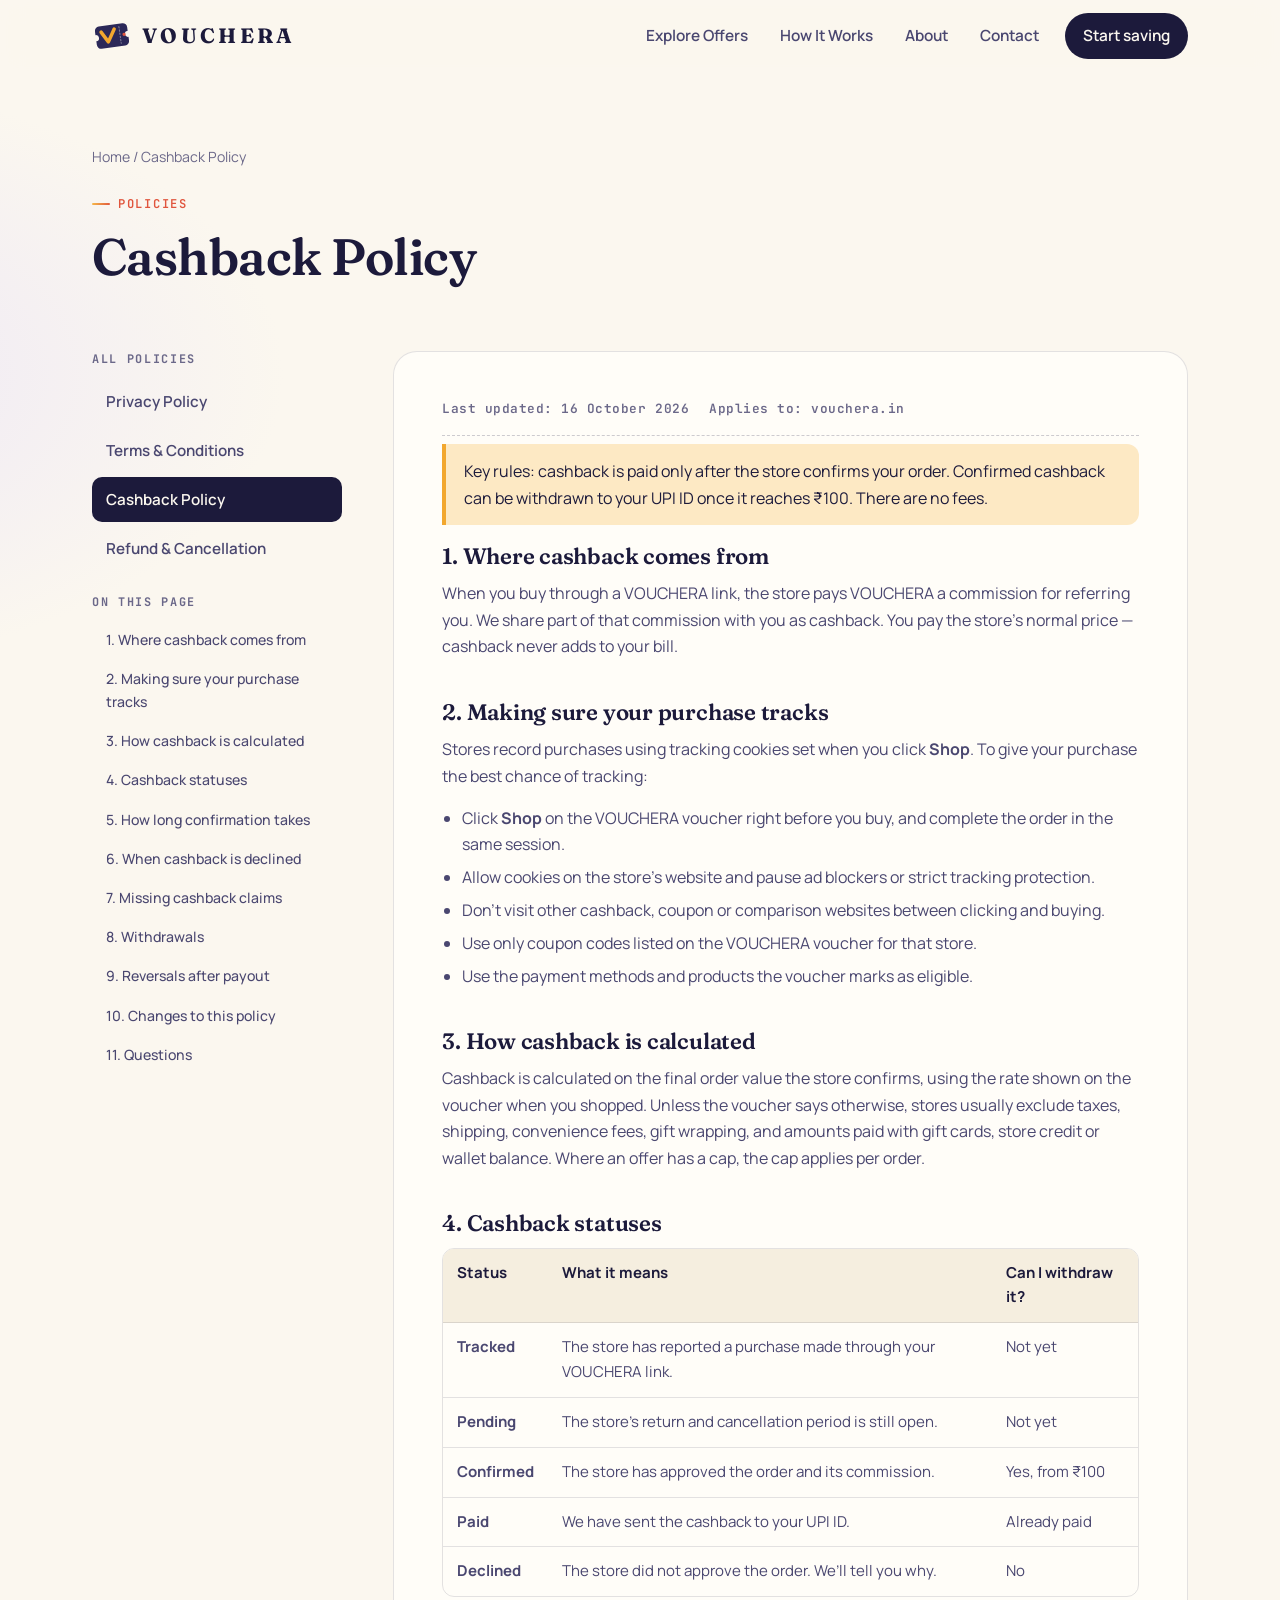
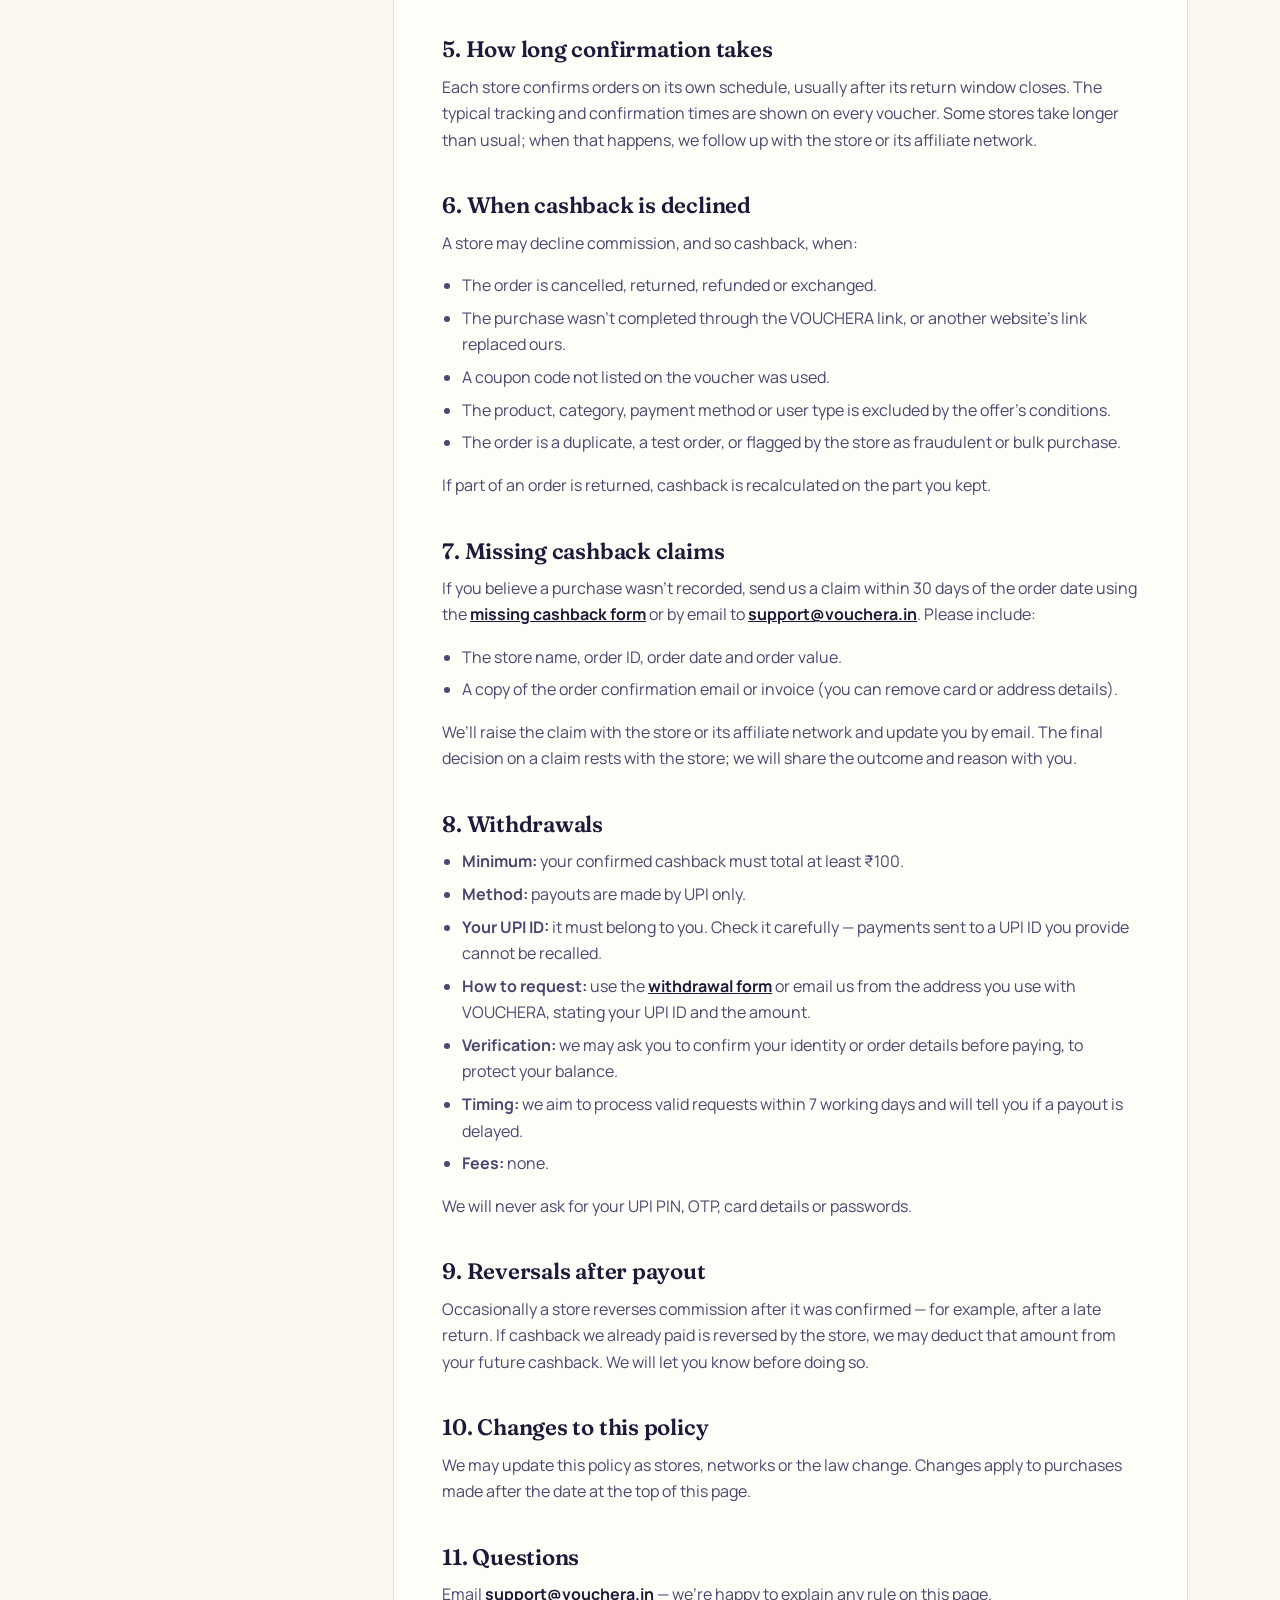
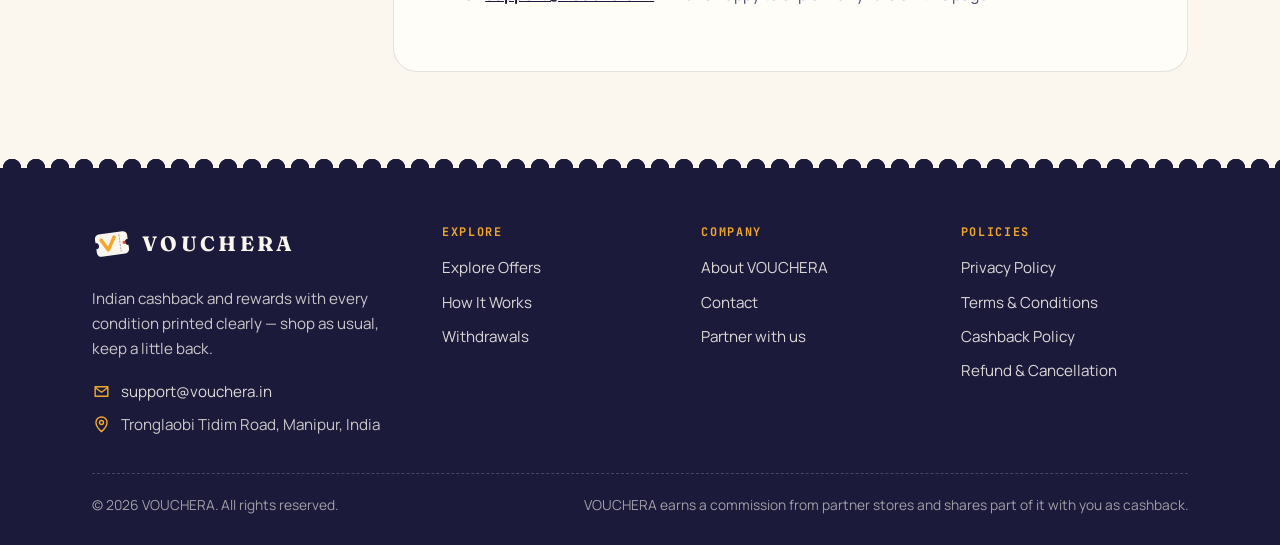
<file: cashback-policy.html>
<!doctype html>
<html lang="en-IN">
<head>
<meta charset="utf-8">
<meta name="viewport" content="width=device-width, initial-scale=1">
<title>Cashback Policy — VOUCHERA</title>
<meta name="description" content="VOUCHERA cashback rules: how cashback is tracked, calculated, confirmed or declined, missing cashback claims, and UPI withdrawals from ₹100.">
<meta name="robots" content="index, follow, max-image-preview:large">
<link rel="canonical" href="https://vouchera.in/cashback-policy.html">
<meta name="theme-color" content="#1C1A3B">
<meta name="color-scheme" content="light">
<meta name="format-detection" content="telephone=no">
<link rel="icon" href="favicon.ico" sizes="32x32">
<link rel="icon" href="assets/img/favicon.svg" type="image/svg+xml">
<link rel="apple-touch-icon" href="assets/img/apple-touch-icon.png">
<link rel="manifest" href="site.webmanifest">
<meta property="og:type" content="website">
<meta property="og:site_name" content="VOUCHERA">
<meta property="og:locale" content="en_IN">
<meta property="og:title" content="Cashback Policy — VOUCHERA">
<meta property="og:description" content="VOUCHERA cashback rules: how cashback is tracked, calculated, confirmed or declined, missing cashback claims, and UPI withdrawals from ₹100.">
<meta property="og:url" content="https://vouchera.in/cashback-policy.html">
<meta property="og:image" content="https://vouchera.in/assets/img/og-image.png">
<meta property="og:image:width" content="1200">
<meta property="og:image:height" content="630">
<meta property="og:image:alt" content="VOUCHERA — cashback and rewards, clearly stamped">
<meta name="twitter:card" content="summary_large_image">
<meta name="twitter:title" content="Cashback Policy — VOUCHERA">
<meta name="twitter:description" content="VOUCHERA cashback rules: how cashback is tracked, calculated, confirmed or declined, missing cashback claims, and UPI withdrawals from ₹100.">
<meta name="twitter:image" content="https://vouchera.in/assets/img/og-image.png">
<link rel="preconnect" href="https://fonts.googleapis.com">
<link rel="preconnect" href="https://fonts.gstatic.com" crossorigin>
<link rel="stylesheet" href="https://fonts.googleapis.com/css2?family=Fraunces:ital,opsz,wght@0,9..144,500..700;1,9..144,500..700&amp;family=JetBrains+Mono:wght@500;600;700&amp;family=Manrope:wght@400..800&amp;display=swap">
<link rel="stylesheet" href="assets/css/styles.css">
</head>
<body>
<a class="skip-link" href="#main">Skip to content</a>
<header class="site-header">
  <div class="wrap header-inner">
    <a class="brand" href="index.html" aria-label="VOUCHERA home"><svg class="brand-mark" viewBox="0 0 64 64" aria-hidden="true"><g transform="rotate(-8 32 32)"><path fill="#2B2858" d="M13 14H51A7 7 0 0 1 58 21V27A5 5 0 0 0 58 37V43A7 7 0 0 1 51 50H13A7 7 0 0 1 6 43V37A5 5 0 0 0 6 27V21A7 7 0 0 1 13 14Z"/><path d="M45 18.5V45.5" stroke="#FBF7EF" stroke-opacity=".45" stroke-width="1.6" stroke-dasharray="2.4 2.8" stroke-linecap="round"/><path d="M15.5 23.5L25 40.5L37 21.5" fill="none" stroke="#F2A72E" stroke-width="5.6" stroke-linecap="round" stroke-linejoin="round"/><circle cx="51.5" cy="32" r="2.6" fill="#E0553D"/></g></svg><span class="brand-word">VOUCHERA</span></a>
    <button class="nav-toggle" type="button" aria-expanded="false" aria-controls="main-nav" aria-label="Open menu"><span class="bars"></span></button>
    <nav class="main-nav" id="main-nav" aria-label="Main">
      <ul>
        <li><a href="offers.html">Explore Offers</a></li><li><a href="how-it-works.html">How It Works</a></li><li><a href="about.html">About</a></li><li><a href="contact.html">Contact</a></li><li class="nav-cta"><a href="offers.html">Start saving</a></li>
      </ul>
    </nav>
  </div>
</header>
<main id="main">
  <section class="page-hero">
    <div class="wrap">
      <nav class="crumbs" aria-label="Breadcrumb"><a href="index.html">Home</a> / <span>Cashback Policy</span></nav>
      <span class="eyebrow">Policies</span>
      <h1>Cashback Policy</h1>
    </div>
  </section>
  <div class="wrap legal-layout">
    <aside class="legal-nav" aria-label="Policies">
      <h2>All policies</h2>
      <ul class="policies"><li><a href="privacy-policy.html">Privacy Policy</a></li><li><a href="terms.html">Terms & Conditions</a></li><li><a href="cashback-policy.html" aria-current="page">Cashback Policy</a></li><li><a href="refund-policy.html">Refund & Cancellation</a></li></ul>
      <div class="toc-block">
        <h2>On this page</h2>
        <ul class="toc"><li><a href="#how-it-works">1. Where cashback comes from</a></li><li><a href="#tracking">2. Making sure your purchase tracks</a></li><li><a href="#calculation">3. How cashback is calculated</a></li><li><a href="#statuses">4. Cashback statuses</a></li><li><a href="#confirmation">5. How long confirmation takes</a></li><li><a href="#declined">6. When cashback is declined</a></li><li><a href="#missing">7. Missing cashback claims</a></li><li><a href="#withdrawals">8. Withdrawals</a></li><li><a href="#reversals">9. Reversals after payout</a></li><li><a href="#changes">10. Changes to this policy</a></li><li><a href="#contact">11. Questions</a></li></ul>
      </div>
    </aside>
    <article class="legal-body">
      <div class="legal-meta"><span>Last updated: <time datetime="2026-10-16">16 October 2026</time></span><span>Applies to: vouchera.in</span></div>
<div class="callout"><p>Key rules: cashback is paid only after the store confirms your order. Confirmed cashback can be withdrawn to your UPI ID once it reaches ₹100. There are no fees.</p></div>

<h2 id="how-it-works">1. Where cashback comes from</h2>
<p>When you buy through a VOUCHERA link, the store pays VOUCHERA a commission for referring you. We share part of that commission with you as cashback. You pay the store’s normal price — cashback never adds to your bill.</p>

<h2 id="tracking">2. Making sure your purchase tracks</h2>
<p>Stores record purchases using tracking cookies set when you click <strong>Shop</strong>. To give your purchase the best chance of tracking:</p>
<ul>
  <li>Click <strong>Shop</strong> on the VOUCHERA voucher right before you buy, and complete the order in the same session.</li>
  <li>Allow cookies on the store’s website and pause ad blockers or strict tracking protection.</li>
  <li>Don’t visit other cashback, coupon or comparison websites between clicking and buying.</li>
  <li>Use only coupon codes listed on the VOUCHERA voucher for that store.</li>
  <li>Use the payment methods and products the voucher marks as eligible.</li>
</ul>

<h2 id="calculation">3. How cashback is calculated</h2>
<p>Cashback is calculated on the final order value the store confirms, using the rate shown on the voucher when you shopped. Unless the voucher says otherwise, stores usually exclude taxes, shipping, convenience fees, gift wrapping, and amounts paid with gift cards, store credit or wallet balance. Where an offer has a cap, the cap applies per order.</p>

<h2 id="statuses">4. Cashback statuses</h2>
<div class="table-wrap">
  <table>
    <thead><tr><th>Status</th><th>What it means</th><th>Can I withdraw it?</th></tr></thead>
    <tbody>
      <tr><td><strong>Tracked</strong></td><td>The store has reported a purchase made through your VOUCHERA link.</td><td>Not yet</td></tr>
      <tr><td><strong>Pending</strong></td><td>The store’s return and cancellation period is still open.</td><td>Not yet</td></tr>
      <tr><td><strong>Confirmed</strong></td><td>The store has approved the order and its commission.</td><td>Yes, from ₹100</td></tr>
      <tr><td><strong>Paid</strong></td><td>We have sent the cashback to your UPI ID.</td><td>Already paid</td></tr>
      <tr><td><strong>Declined</strong></td><td>The store did not approve the order. We’ll tell you why.</td><td>No</td></tr>
    </tbody>
  </table>
</div>

<h2 id="confirmation">5. How long confirmation takes</h2>
<p>Each store confirms orders on its own schedule, usually after its return window closes. The typical tracking and confirmation times are shown on every voucher. Some stores take longer than usual; when that happens, we follow up with the store or its affiliate network.</p>

<h2 id="declined">6. When cashback is declined</h2>
<p>A store may decline commission, and so cashback, when:</p>
<ul>
  <li>The order is cancelled, returned, refunded or exchanged.</li>
  <li>The purchase wasn’t completed through the VOUCHERA link, or another website’s link replaced ours.</li>
  <li>A coupon code not listed on the voucher was used.</li>
  <li>The product, category, payment method or user type is excluded by the offer’s conditions.</li>
  <li>The order is a duplicate, a test order, or flagged by the store as fraudulent or bulk purchase.</li>
</ul>
<p>If part of an order is returned, cashback is recalculated on the part you kept.</p>

<h2 id="missing">7. Missing cashback claims</h2>
<p>If you believe a purchase wasn’t recorded, send us a claim within 30 days of the order date using the <a href="contact.html?topic=missing">missing cashback form</a> or by email to <a href="mailto:support@vouchera.in">support@vouchera.in</a>. Please include:</p>
<ul>
  <li>The store name, order ID, order date and order value.</li>
  <li>A copy of the order confirmation email or invoice (you can remove card or address details).</li>
</ul>
<p>We’ll raise the claim with the store or its affiliate network and update you by email. The final decision on a claim rests with the store; we will share the outcome and reason with you.</p>

<h2 id="withdrawals">8. Withdrawals</h2>
<ul>
  <li><strong>Minimum:</strong> your confirmed cashback must total at least ₹100.</li>
  <li><strong>Method:</strong> payouts are made by UPI only.</li>
  <li><strong>Your UPI ID:</strong> it must belong to you. Check it carefully — payments sent to a UPI ID you provide cannot be recalled.</li>
  <li><strong>How to request:</strong> use the <a href="contact.html?topic=withdrawal">withdrawal form</a> or email us from the address you use with VOUCHERA, stating your UPI ID and the amount.</li>
  <li><strong>Verification:</strong> we may ask you to confirm your identity or order details before paying, to protect your balance.</li>
  <li><strong>Timing:</strong> we aim to process valid requests within 7 working days and will tell you if a payout is delayed.</li>
  <li><strong>Fees:</strong> none.</li>
</ul>
<p>We will never ask for your UPI PIN, OTP, card details or passwords.</p>

<h2 id="reversals">9. Reversals after payout</h2>
<p>Occasionally a store reverses commission after it was confirmed — for example, after a late return. If cashback we already paid is reversed by the store, we may deduct that amount from your future cashback. We will let you know before doing so.</p>

<h2 id="changes">10. Changes to this policy</h2>
<p>We may update this policy as stores, networks or the law change. Changes apply to purchases made after the date at the top of this page.</p>

<h2 id="contact">11. Questions</h2>
<p>Email <a href="mailto:support@vouchera.in">support@vouchera.in</a> — we’re happy to explain any rule on this page.</p>

    </article>
  </div>
</main>
<footer class="site-footer">
  <div class="wrap">
    <div class="footer-grid">
      <div class="footer-brand">
        <a class="brand" href="index.html" aria-label="VOUCHERA home"><svg class="brand-mark" viewBox="0 0 64 64" aria-hidden="true"><g transform="rotate(-8 32 32)"><path fill="#FBF7EF" d="M13 14H51A7 7 0 0 1 58 21V27A5 5 0 0 0 58 37V43A7 7 0 0 1 51 50H13A7 7 0 0 1 6 43V37A5 5 0 0 0 6 27V21A7 7 0 0 1 13 14Z"/><path d="M45 18.5V45.5" stroke="#1C1A3B" stroke-opacity=".35" stroke-width="1.6" stroke-dasharray="2.4 2.8" stroke-linecap="round"/><path d="M15.5 23.5L25 40.5L37 21.5" fill="none" stroke="#F2A72E" stroke-width="5.6" stroke-linecap="round" stroke-linejoin="round"/><circle cx="51.5" cy="32" r="2.6" fill="#E0553D"/></g></svg><span class="brand-word">VOUCHERA</span></a>
        <p>Indian cashback and rewards with every condition printed clearly — shop as usual, keep a little back.</p>
        <ul class="footer-contact">
          <li><svg class="icon" viewBox="0 0 24 24" fill="none" stroke="currentColor" stroke-width="1.8" stroke-linecap="round" stroke-linejoin="round" aria-hidden="true"><path d="M4 6h16v12H4zM4 7l8 6 8-6"/></svg><a href="mailto:support@vouchera.in">support@vouchera.in</a></li>
          <li><svg class="icon" viewBox="0 0 24 24" fill="none" stroke="currentColor" stroke-width="1.8" stroke-linecap="round" stroke-linejoin="round" aria-hidden="true"><path d="M12 21s-7-6.2-7-11.5A7 7 0 0 1 19 9.5C19 14.8 12 21 12 21ZM12 12a2.5 2.5 0 1 0 0-5 2.5 2.5 0 0 0 0 5Z"/></svg><span>Tronglaobi Tidim Road, Manipur, India</span></li>
        </ul>
      </div>
      <div>
        <h2>Explore</h2>
        <ul><li><a href="offers.html">Explore Offers</a></li><li><a href="how-it-works.html">How It Works</a></li><li><a href="cashback-policy.html#withdrawals">Withdrawals</a></li></ul>
      </div>
      <div>
        <h2>Company</h2>
        <ul><li><a href="about.html">About VOUCHERA</a></li><li><a href="contact.html">Contact</a></li><li><a href="contact.html?topic=partnership">Partner with us</a></li></ul>
      </div>
      <div>
        <h2>Policies</h2>
        <ul><li><a href="privacy-policy.html">Privacy Policy</a></li><li><a href="terms.html">Terms & Conditions</a></li><li><a href="cashback-policy.html">Cashback Policy</a></li><li><a href="refund-policy.html">Refund & Cancellation</a></li></ul>
      </div>
    </div>
    <div class="footer-base">
      <p>© <span id="year">2026</span> VOUCHERA. All rights reserved.</p>
      <p>VOUCHERA earns a commission from partner stores and shares part of it with you as cashback.</p>
    </div>
  </div>
</footer>
<script src="assets/js/main.js" defer></script>
</body>
</html>
</file>
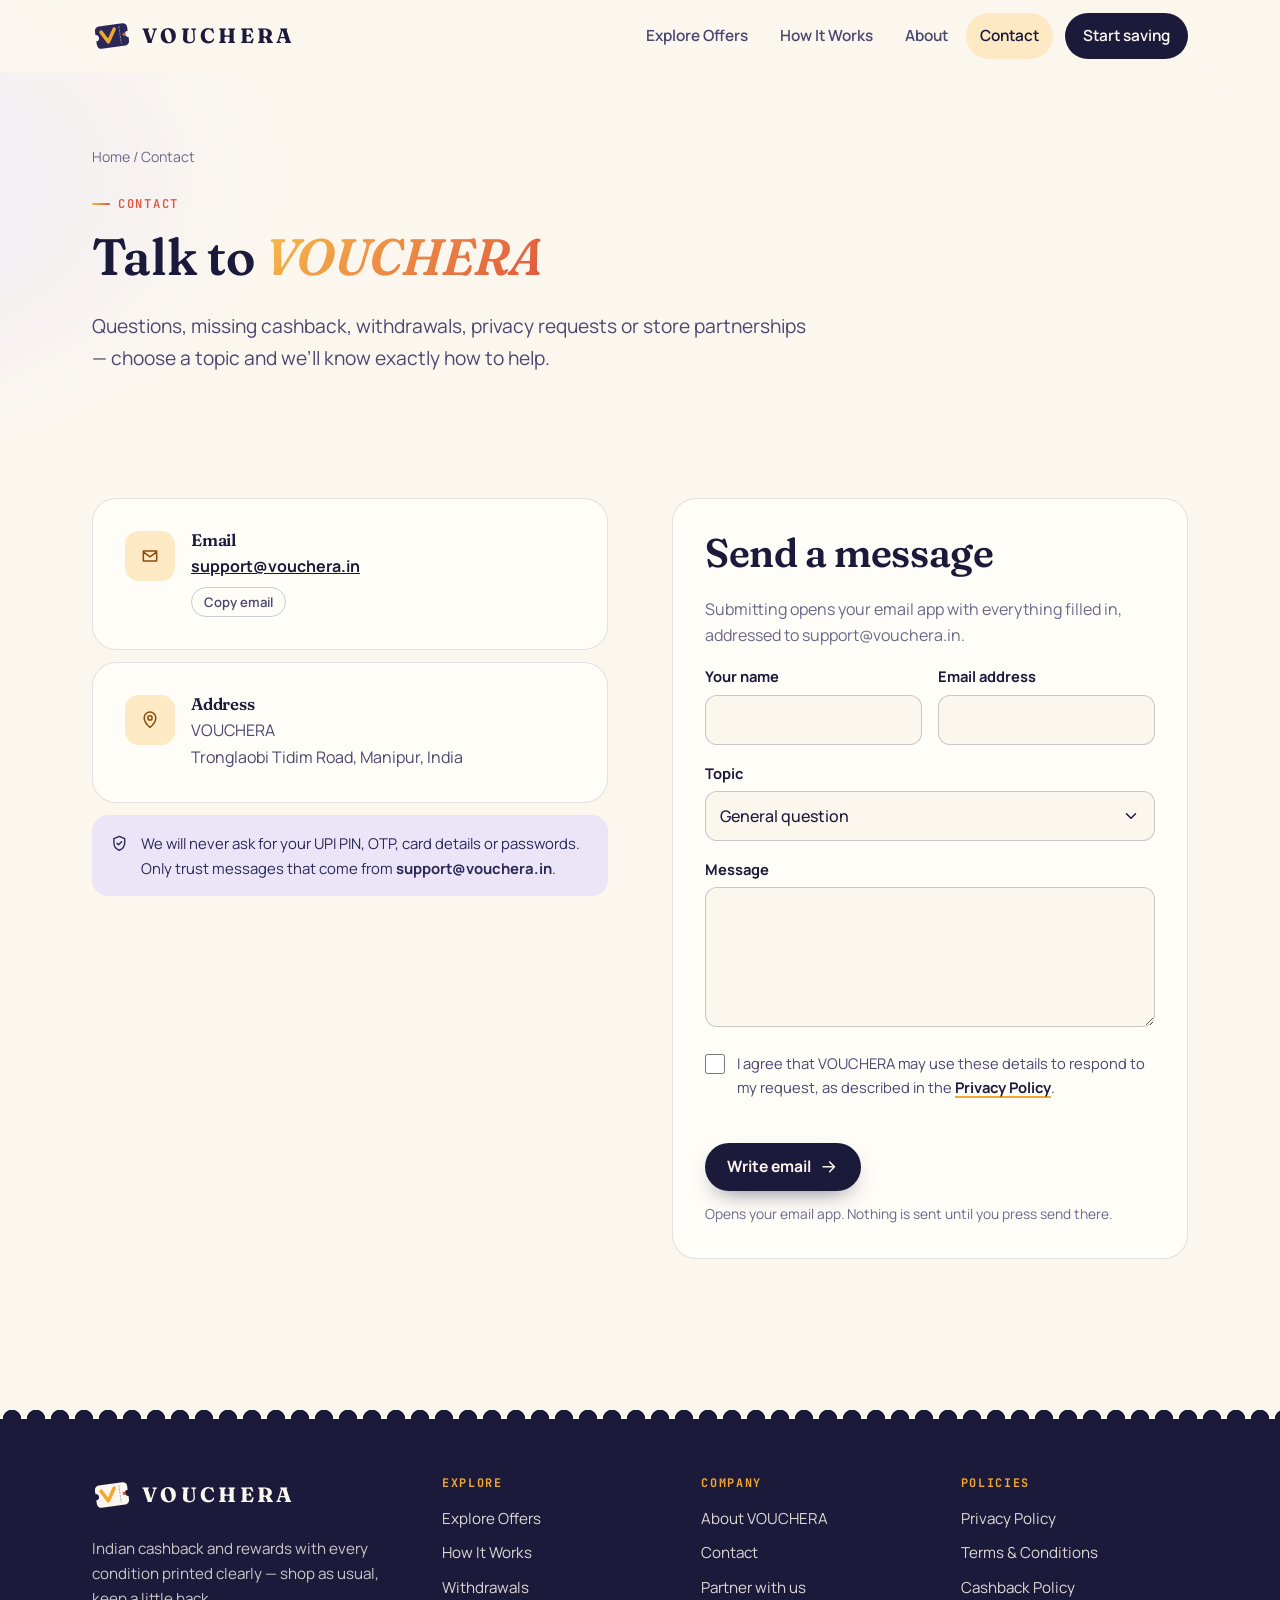
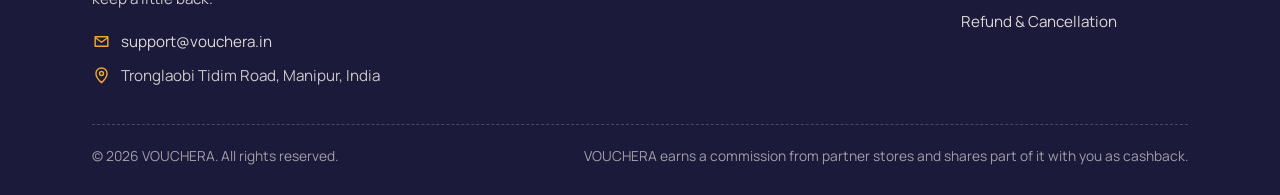
<file: contact.html>
<!doctype html>
<html lang="en-IN">
<head>
<meta charset="utf-8">
<meta name="viewport" content="width=device-width, initial-scale=1">
<title>Contact VOUCHERA — Support, Missing Cashback &amp; Withdrawals</title>
<meta name="description" content="Contact VOUCHERA at support@vouchera.in for questions, missing cashback claims, UPI withdrawal requests, privacy requests and store partnerships.">
<meta name="robots" content="index, follow, max-image-preview:large">
<link rel="canonical" href="https://vouchera.in/contact.html">
<meta name="theme-color" content="#1C1A3B">
<meta name="color-scheme" content="light">
<meta name="format-detection" content="telephone=no">
<link rel="icon" href="favicon.ico" sizes="32x32">
<link rel="icon" href="assets/img/favicon.svg" type="image/svg+xml">
<link rel="apple-touch-icon" href="assets/img/apple-touch-icon.png">
<link rel="manifest" href="site.webmanifest">
<meta property="og:type" content="website">
<meta property="og:site_name" content="VOUCHERA">
<meta property="og:locale" content="en_IN">
<meta property="og:title" content="Contact VOUCHERA — Support, Missing Cashback &amp; Withdrawals">
<meta property="og:description" content="Contact VOUCHERA at support@vouchera.in for questions, missing cashback claims, UPI withdrawal requests, privacy requests and store partnerships.">
<meta property="og:url" content="https://vouchera.in/contact.html">
<meta property="og:image" content="https://vouchera.in/assets/img/og-image.png">
<meta property="og:image:width" content="1200">
<meta property="og:image:height" content="630">
<meta property="og:image:alt" content="VOUCHERA — cashback and rewards, clearly stamped">
<meta name="twitter:card" content="summary_large_image">
<meta name="twitter:title" content="Contact VOUCHERA — Support, Missing Cashback &amp; Withdrawals">
<meta name="twitter:description" content="Contact VOUCHERA at support@vouchera.in for questions, missing cashback claims, UPI withdrawal requests, privacy requests and store partnerships.">
<meta name="twitter:image" content="https://vouchera.in/assets/img/og-image.png">
<link rel="preconnect" href="https://fonts.googleapis.com">
<link rel="preconnect" href="https://fonts.gstatic.com" crossorigin>
<link rel="stylesheet" href="https://fonts.googleapis.com/css2?family=Fraunces:ital,opsz,wght@0,9..144,500..700;1,9..144,500..700&amp;family=JetBrains+Mono:wght@500;600;700&amp;family=Manrope:wght@400..800&amp;display=swap">
<link rel="stylesheet" href="assets/css/styles.css">
</head>
<body>
<a class="skip-link" href="#main">Skip to content</a>
<header class="site-header">
  <div class="wrap header-inner">
    <a class="brand" href="index.html" aria-label="VOUCHERA home"><svg class="brand-mark" viewBox="0 0 64 64" aria-hidden="true"><g transform="rotate(-8 32 32)"><path fill="#2B2858" d="M13 14H51A7 7 0 0 1 58 21V27A5 5 0 0 0 58 37V43A7 7 0 0 1 51 50H13A7 7 0 0 1 6 43V37A5 5 0 0 0 6 27V21A7 7 0 0 1 13 14Z"/><path d="M45 18.5V45.5" stroke="#FBF7EF" stroke-opacity=".45" stroke-width="1.6" stroke-dasharray="2.4 2.8" stroke-linecap="round"/><path d="M15.5 23.5L25 40.5L37 21.5" fill="none" stroke="#F2A72E" stroke-width="5.6" stroke-linecap="round" stroke-linejoin="round"/><circle cx="51.5" cy="32" r="2.6" fill="#E0553D"/></g></svg><span class="brand-word">VOUCHERA</span></a>
    <button class="nav-toggle" type="button" aria-expanded="false" aria-controls="main-nav" aria-label="Open menu"><span class="bars"></span></button>
    <nav class="main-nav" id="main-nav" aria-label="Main">
      <ul>
        <li><a href="offers.html">Explore Offers</a></li><li><a href="how-it-works.html">How It Works</a></li><li><a href="about.html">About</a></li><li><a href="contact.html" aria-current="page">Contact</a></li><li class="nav-cta"><a href="offers.html">Start saving</a></li>
      </ul>
    </nav>
  </div>
</header>
<main id="main">
  <section class="page-hero">
    <div class="wrap">
      <nav class="crumbs" aria-label="Breadcrumb"><a href="index.html">Home</a> / <span>Contact</span></nav>
      <span class="eyebrow">Contact</span>
      <h1>Talk to <em>VOUCHERA</em></h1>
      <p class="lead">Questions, missing cashback, withdrawals, privacy requests or store partnerships — choose a topic and we’ll know exactly how to help.</p>
    </div>
  </section>

  <section class="section-tight">
    <div class="wrap split" id="contact-layout">
      <div class="stack-sm">
        <div class="card contact-card">
          <span class="ico"><svg class="icon" viewBox="0 0 24 24" fill="none" stroke="currentColor" stroke-width="1.8" stroke-linecap="round" stroke-linejoin="round" aria-hidden="true"><path d="M4 6h16v12H4zM4 7l8 6 8-6"/></svg></span>
          <div>
            <h3>Email</h3>
            <p><a href="mailto:support@vouchera.in">support@vouchera.in</a></p>
            <button class="copy-btn" type="button" data-copy="support@vouchera.in">Copy email</button>
          </div>
        </div>
        <div class="card contact-card">
          <span class="ico"><svg class="icon" viewBox="0 0 24 24" fill="none" stroke="currentColor" stroke-width="1.8" stroke-linecap="round" stroke-linejoin="round" aria-hidden="true"><path d="M12 21s-7-6.2-7-11.5A7 7 0 0 1 19 9.5C19 14.8 12 21 12 21ZM12 12a2.5 2.5 0 1 0 0-5 2.5 2.5 0 0 0 0 5Z"/></svg></span>
          <div>
            <h3>Address</h3>
            <p>VOUCHERA<br>Tronglaobi Tidim Road, Manipur, India</p>
          </div>
        </div>
        <div class="disclosure">
          <svg class="icon" viewBox="0 0 24 24" fill="none" stroke="currentColor" stroke-width="1.8" stroke-linecap="round" stroke-linejoin="round" aria-hidden="true"><path d="M12 3l7 3v5c0 4.5-3 8.5-7 10-4-1.5-7-5.5-7-10V6l7-3ZM9 12l2 2 4-4"/></svg>
          <p>We will never ask for your UPI PIN, OTP, card details or passwords. Only trust messages that come from <strong>support@vouchera.in</strong>.</p>
        </div>
      </div>

      <div class="card">
        <h2 class="mt-0">Send a message</h2>
        <p class="muted">Submitting opens your email app with everything filled in, addressed to support@vouchera.in.</p>
        <form id="contact-form" novalidate>
          <div class="form-grid">
            <div class="field">
              <label for="cf-name">Your name</label>
              <input id="cf-name" name="name" type="text" autocomplete="name" maxlength="80" required>
              <p class="field-error" aria-live="polite"></p>
            </div>
            <div class="field">
              <label for="cf-email">Email address</label>
              <input id="cf-email" name="email" type="email" autocomplete="email" maxlength="120" required>
              <p class="field-error" aria-live="polite"></p>
            </div>
            <div class="field full">
              <label for="cf-topic">Topic</label>
              <select id="cf-topic" name="topic" required>
                <option value="general">General question</option>
                <option value="missing">Missing cashback</option>
                <option value="withdrawal">Withdrawal request</option>
                <option value="partnership">Store partnership</option>
                <option value="privacy">Privacy / data request</option>
                <option value="feedback">Feedback</option>
              </select>
              <p class="field-error" aria-live="polite"></p>
            </div>

            <div class="field" data-topic="missing" hidden>
              <label for="cf-store">Store name</label>
              <input id="cf-store" name="store" type="text" maxlength="80" data-required>
              <p class="field-error" aria-live="polite"></p>
            </div>
            <div class="field" data-topic="missing" hidden>
              <label for="cf-order">Order ID</label>
              <input id="cf-order" name="orderId" type="text" maxlength="60" data-required>
              <p class="field-error" aria-live="polite"></p>
            </div>
            <div class="field" data-topic="missing" hidden>
              <label for="cf-date">Order date</label>
              <input id="cf-date" name="orderDate" type="date" data-required>
              <p class="field-error" aria-live="polite"></p>
            </div>
            <div class="field" data-topic="missing" hidden>
              <label for="cf-value">Order value (₹) <span class="hint">optional</span></label>
              <input id="cf-value" name="orderValue" type="number" min="0" step="1" inputmode="numeric">
            </div>

            <div class="field" data-topic="withdrawal" hidden>
              <label for="cf-upi">UPI ID <span class="hint">in your name</span></label>
              <input id="cf-upi" name="upi" type="text" placeholder="name@bank" autocomplete="off" maxlength="120" data-required>
              <p class="field-error" aria-live="polite"></p>
            </div>
            <div class="field" data-topic="withdrawal" hidden>
              <label for="cf-amount">Amount (₹) <span class="hint">min ₹100</span></label>
              <input id="cf-amount" name="amount" type="number" min="100" step="1" inputmode="numeric" data-required>
              <p class="field-error" aria-live="polite"></p>
            </div>

            <div class="field full">
              <label for="cf-message">Message</label>
              <textarea id="cf-message" name="message" maxlength="1200" required></textarea>
              <p class="field-error" aria-live="polite"></p>
            </div>
            <div class="full">
              <label class="consent">
                <input type="checkbox" name="consent" required>
                <span>I agree that VOUCHERA may use these details to respond to my request, as described in the <a class="text-link" href="privacy-policy.html">Privacy Policy</a>.</span>
              </label>
              <p class="field-error" aria-live="polite"></p>
            </div>
          </div>
          <div class="form-actions mt-lg">
            <button class="btn btn-primary" type="submit">Write email <svg class="icon" viewBox="0 0 24 24" fill="none" stroke="currentColor" stroke-width="1.8" stroke-linecap="round" stroke-linejoin="round" aria-hidden="true"><path d="M5 12h14M13 6l6 6-6 6"/></svg></button>
            <p class="form-note">Opens your email app. Nothing is sent until you press send there.</p>
          </div>
          <div class="form-status" id="form-status" role="status">
            <p><strong>Your email is ready.</strong> If your email app didn’t open, copy the message below and send it to support@vouchera.in.</p>
            <pre id="form-preview"></pre>
            <div class="form-actions">
              <button class="btn btn-primary btn-sm" type="button" id="open-mail">Open email app again</button>
              <button class="btn btn-ghost btn-sm" type="button" id="copy-message">Copy message</button>
            </div>
          </div>
        </form>
      </div>
    </div>
  </section>
</main>
<footer class="site-footer">
  <div class="wrap">
    <div class="footer-grid">
      <div class="footer-brand">
        <a class="brand" href="index.html" aria-label="VOUCHERA home"><svg class="brand-mark" viewBox="0 0 64 64" aria-hidden="true"><g transform="rotate(-8 32 32)"><path fill="#FBF7EF" d="M13 14H51A7 7 0 0 1 58 21V27A5 5 0 0 0 58 37V43A7 7 0 0 1 51 50H13A7 7 0 0 1 6 43V37A5 5 0 0 0 6 27V21A7 7 0 0 1 13 14Z"/><path d="M45 18.5V45.5" stroke="#1C1A3B" stroke-opacity=".35" stroke-width="1.6" stroke-dasharray="2.4 2.8" stroke-linecap="round"/><path d="M15.5 23.5L25 40.5L37 21.5" fill="none" stroke="#F2A72E" stroke-width="5.6" stroke-linecap="round" stroke-linejoin="round"/><circle cx="51.5" cy="32" r="2.6" fill="#E0553D"/></g></svg><span class="brand-word">VOUCHERA</span></a>
        <p>Indian cashback and rewards with every condition printed clearly — shop as usual, keep a little back.</p>
        <ul class="footer-contact">
          <li><svg class="icon" viewBox="0 0 24 24" fill="none" stroke="currentColor" stroke-width="1.8" stroke-linecap="round" stroke-linejoin="round" aria-hidden="true"><path d="M4 6h16v12H4zM4 7l8 6 8-6"/></svg><a href="mailto:support@vouchera.in">support@vouchera.in</a></li>
          <li><svg class="icon" viewBox="0 0 24 24" fill="none" stroke="currentColor" stroke-width="1.8" stroke-linecap="round" stroke-linejoin="round" aria-hidden="true"><path d="M12 21s-7-6.2-7-11.5A7 7 0 0 1 19 9.5C19 14.8 12 21 12 21ZM12 12a2.5 2.5 0 1 0 0-5 2.5 2.5 0 0 0 0 5Z"/></svg><span>Tronglaobi Tidim Road, Manipur, India</span></li>
        </ul>
      </div>
      <div>
        <h2>Explore</h2>
        <ul><li><a href="offers.html">Explore Offers</a></li><li><a href="how-it-works.html">How It Works</a></li><li><a href="cashback-policy.html#withdrawals">Withdrawals</a></li></ul>
      </div>
      <div>
        <h2>Company</h2>
        <ul><li><a href="about.html">About VOUCHERA</a></li><li><a href="contact.html">Contact</a></li><li><a href="contact.html?topic=partnership">Partner with us</a></li></ul>
      </div>
      <div>
        <h2>Policies</h2>
        <ul><li><a href="privacy-policy.html">Privacy Policy</a></li><li><a href="terms.html">Terms & Conditions</a></li><li><a href="cashback-policy.html">Cashback Policy</a></li><li><a href="refund-policy.html">Refund & Cancellation</a></li></ul>
      </div>
    </div>
    <div class="footer-base">
      <p>© <span id="year">2026</span> VOUCHERA. All rights reserved.</p>
      <p>VOUCHERA earns a commission from partner stores and shares part of it with you as cashback.</p>
    </div>
  </div>
</footer>
<script src="assets/js/main.js" defer></script>
<script src="assets/js/contact.js" defer></script>
</body>
</html>
</file>
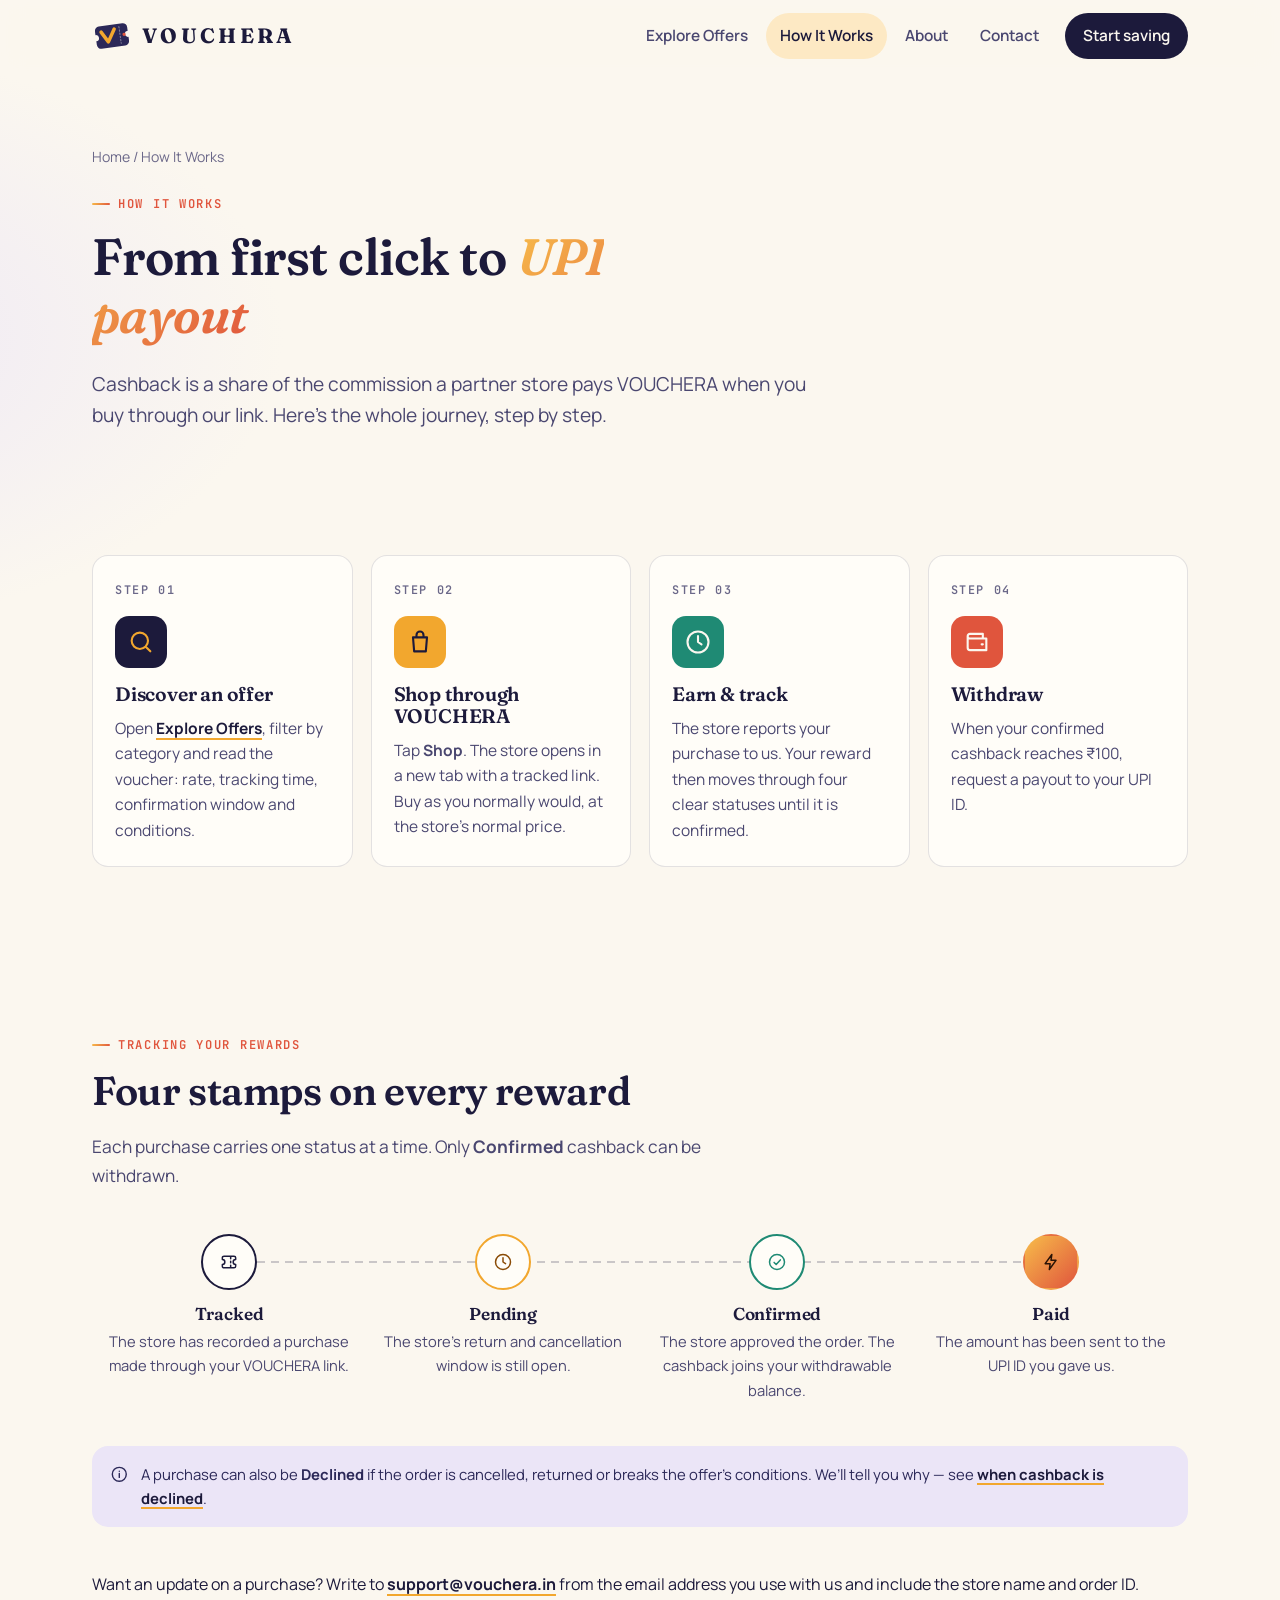
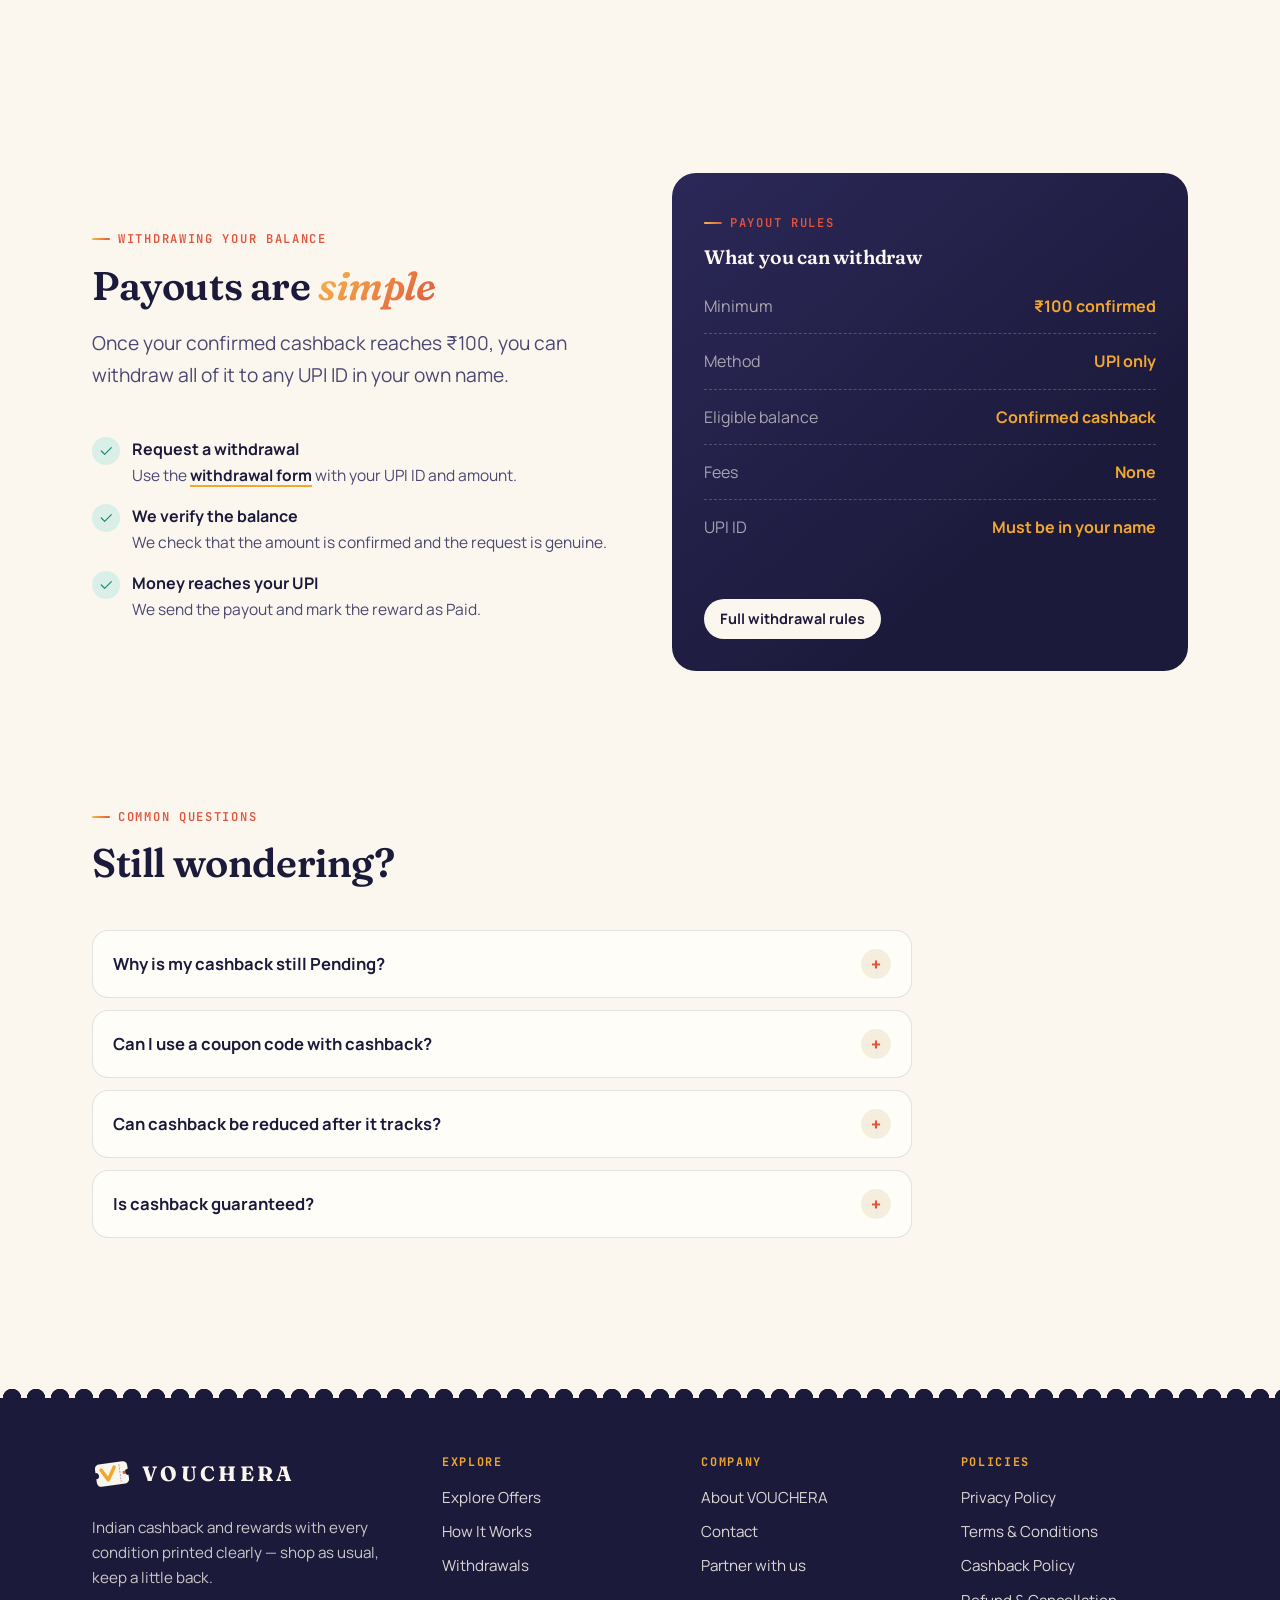
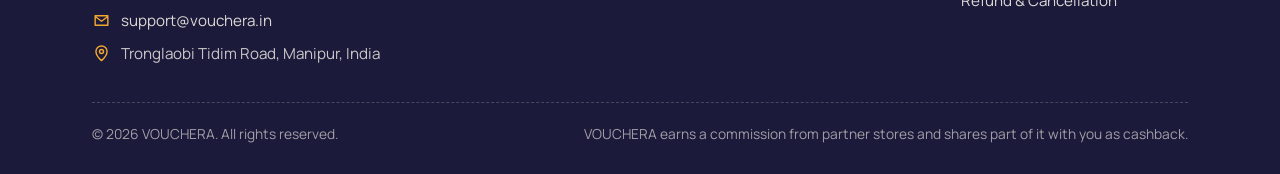
<file: how-it-works.html>
<!doctype html>
<html lang="en-IN">
<head>
<meta charset="utf-8">
<meta name="viewport" content="width=device-width, initial-scale=1">
<title>How It Works — VOUCHERA</title>
<meta name="description" content="How VOUCHERA cashback works: discover an offer, shop through the VOUCHERA link, follow your reward from Tracked to Confirmed, and withdraw to UPI from ₹100.">
<meta name="robots" content="index, follow, max-image-preview:large">
<link rel="canonical" href="https://vouchera.in/how-it-works.html">
<meta name="theme-color" content="#1C1A3B">
<meta name="color-scheme" content="light">
<meta name="format-detection" content="telephone=no">
<link rel="icon" href="favicon.ico" sizes="32x32">
<link rel="icon" href="assets/img/favicon.svg" type="image/svg+xml">
<link rel="apple-touch-icon" href="assets/img/apple-touch-icon.png">
<link rel="manifest" href="site.webmanifest">
<meta property="og:type" content="website">
<meta property="og:site_name" content="VOUCHERA">
<meta property="og:locale" content="en_IN">
<meta property="og:title" content="How It Works — VOUCHERA">
<meta property="og:description" content="How VOUCHERA cashback works: discover an offer, shop through the VOUCHERA link, follow your reward from Tracked to Confirmed, and withdraw to UPI from ₹100.">
<meta property="og:url" content="https://vouchera.in/how-it-works.html">
<meta property="og:image" content="https://vouchera.in/assets/img/og-image.png">
<meta property="og:image:width" content="1200">
<meta property="og:image:height" content="630">
<meta property="og:image:alt" content="VOUCHERA — cashback and rewards, clearly stamped">
<meta name="twitter:card" content="summary_large_image">
<meta name="twitter:title" content="How It Works — VOUCHERA">
<meta name="twitter:description" content="How VOUCHERA cashback works: discover an offer, shop through the VOUCHERA link, follow your reward from Tracked to Confirmed, and withdraw to UPI from ₹100.">
<meta name="twitter:image" content="https://vouchera.in/assets/img/og-image.png">
<link rel="preconnect" href="https://fonts.googleapis.com">
<link rel="preconnect" href="https://fonts.gstatic.com" crossorigin>
<link rel="stylesheet" href="https://fonts.googleapis.com/css2?family=Fraunces:ital,opsz,wght@0,9..144,500..700;1,9..144,500..700&amp;family=JetBrains+Mono:wght@500;600;700&amp;family=Manrope:wght@400..800&amp;display=swap">
<link rel="stylesheet" href="assets/css/styles.css">
</head>
<body>
<a class="skip-link" href="#main">Skip to content</a>
<header class="site-header">
  <div class="wrap header-inner">
    <a class="brand" href="index.html" aria-label="VOUCHERA home"><svg class="brand-mark" viewBox="0 0 64 64" aria-hidden="true"><g transform="rotate(-8 32 32)"><path fill="#2B2858" d="M13 14H51A7 7 0 0 1 58 21V27A5 5 0 0 0 58 37V43A7 7 0 0 1 51 50H13A7 7 0 0 1 6 43V37A5 5 0 0 0 6 27V21A7 7 0 0 1 13 14Z"/><path d="M45 18.5V45.5" stroke="#FBF7EF" stroke-opacity=".45" stroke-width="1.6" stroke-dasharray="2.4 2.8" stroke-linecap="round"/><path d="M15.5 23.5L25 40.5L37 21.5" fill="none" stroke="#F2A72E" stroke-width="5.6" stroke-linecap="round" stroke-linejoin="round"/><circle cx="51.5" cy="32" r="2.6" fill="#E0553D"/></g></svg><span class="brand-word">VOUCHERA</span></a>
    <button class="nav-toggle" type="button" aria-expanded="false" aria-controls="main-nav" aria-label="Open menu"><span class="bars"></span></button>
    <nav class="main-nav" id="main-nav" aria-label="Main">
      <ul>
        <li><a href="offers.html">Explore Offers</a></li><li><a href="how-it-works.html" aria-current="page">How It Works</a></li><li><a href="about.html">About</a></li><li><a href="contact.html">Contact</a></li><li class="nav-cta"><a href="offers.html">Start saving</a></li>
      </ul>
    </nav>
  </div>
</header>
<main id="main">
  <section class="page-hero">
    <div class="wrap">
      <nav class="crumbs" aria-label="Breadcrumb"><a href="index.html">Home</a> / <span>How It Works</span></nav>
      <span class="eyebrow">How it works</span>
      <h1>From first click to <em>UPI payout</em></h1>
      <p class="lead">Cashback is a share of the commission a partner store pays VOUCHERA when you buy through our link. Here’s the whole journey, step by step.</p>
    </div>
  </section>

  <section class="section-tight">
    <div class="wrap">
      <ol class="steps">
        <li class="step reveal">
          <div class="step-no"><span>STEP 01</span></div>
          <div class="step-icon"><svg class="icon icon-lg" viewBox="0 0 24 24" fill="none" stroke="currentColor" stroke-width="1.8" stroke-linecap="round" stroke-linejoin="round" aria-hidden="true"><path d="M11 18a7 7 0 1 0 0-14 7 7 0 0 0 0 14ZM20 20l-4-4"/></svg></div>
          <h3>Discover an offer</h3>
          <p>Open <a class="text-link" href="offers.html">Explore Offers</a>, filter by category and read the voucher: rate, tracking time, confirmation window and conditions.</p>
        </li>
        <li class="step reveal">
          <div class="step-no"><span>STEP 02</span></div>
          <div class="step-icon"><svg class="icon icon-lg" viewBox="0 0 24 24" fill="none" stroke="currentColor" stroke-width="1.8" stroke-linecap="round" stroke-linejoin="round" aria-hidden="true"><path d="M6 8h12l-1 12H7L6 8ZM9 8V6a3 3 0 0 1 6 0v2"/></svg></div>
          <h3>Shop through VOUCHERA</h3>
          <p>Tap <strong>Shop</strong>. The store opens in a new tab with a tracked link. Buy as you normally would, at the store’s normal price.</p>
        </li>
        <li class="step reveal">
          <div class="step-no"><span>STEP 03</span></div>
          <div class="step-icon"><svg class="icon icon-lg" viewBox="0 0 24 24" fill="none" stroke="currentColor" stroke-width="1.8" stroke-linecap="round" stroke-linejoin="round" aria-hidden="true"><path d="M12 7v5l3 2M21 12a9 9 0 1 1-18 0 9 9 0 0 1 18 0Z"/></svg></div>
          <h3>Earn &amp; track</h3>
          <p>The store reports your purchase to us. Your reward then moves through four clear statuses until it is confirmed.</p>
        </li>
        <li class="step reveal">
          <div class="step-no"><span>STEP 04</span></div>
          <div class="step-icon"><svg class="icon icon-lg" viewBox="0 0 24 24" fill="none" stroke="currentColor" stroke-width="1.8" stroke-linecap="round" stroke-linejoin="round" aria-hidden="true"><path d="M4 7a2 2 0 0 1 2-2h11v4M4 7v10a2 2 0 0 0 2 2h14V9H6a2 2 0 0 1-2-2ZM16 14h1"/></svg></div>
          <h3>Withdraw</h3>
          <p>When your confirmed cashback reaches ₹100, request a payout to your UPI ID.</p>
        </li>
      </ol>
    </div>
  </section>

  <section class="section">
    <div class="wrap">
      <div class="section-head reveal">
        <span class="eyebrow">Tracking your rewards</span>
        <h2>Four stamps on every reward</h2>
        <p>Each purchase carries one status at a time. Only <strong>Confirmed</strong> cashback can be withdrawn.</p>
      </div>
      <ol class="status-track reveal">
        <li>
          <div class="status-dot"><svg class="icon" viewBox="0 0 24 24" fill="none" stroke="currentColor" stroke-width="1.8" stroke-linecap="round" stroke-linejoin="round" aria-hidden="true"><path d="M4 7a2 2 0 0 1 2-2h12a2 2 0 0 1 2 2v2a3 3 0 0 0 0 6v2a2 2 0 0 1-2 2H6a2 2 0 0 1-2-2v-2a3 3 0 0 0 0-6V7ZM14 6v2M14 11v2M14 16v2"/></svg></div>
          <div>
            <h3>Tracked</h3>
            <p>The store has recorded a purchase made through your VOUCHERA link.</p>
          </div>
        </li>
        <li>
          <div class="status-dot"><svg class="icon" viewBox="0 0 24 24" fill="none" stroke="currentColor" stroke-width="1.8" stroke-linecap="round" stroke-linejoin="round" aria-hidden="true"><path d="M12 7v5l3 2M21 12a9 9 0 1 1-18 0 9 9 0 0 1 18 0Z"/></svg></div>
          <div>
            <h3>Pending</h3>
            <p>The store’s return and cancellation window is still open.</p>
          </div>
        </li>
        <li>
          <div class="status-dot"><svg class="icon" viewBox="0 0 24 24" fill="none" stroke="currentColor" stroke-width="1.8" stroke-linecap="round" stroke-linejoin="round" aria-hidden="true"><path d="M21 12a9 9 0 1 1-18 0 9 9 0 0 1 18 0ZM8.5 12.5l2.5 2.5 5-5.5"/></svg></div>
          <div>
            <h3>Confirmed</h3>
            <p>The store approved the order. The cashback joins your withdrawable balance.</p>
          </div>
        </li>
        <li>
          <div class="status-dot"><svg class="icon" viewBox="0 0 24 24" fill="none" stroke="currentColor" stroke-width="1.8" stroke-linecap="round" stroke-linejoin="round" aria-hidden="true"><path d="M13 3 5 14h6l-1 7 8-11h-6l1-7Z"/></svg></div>
          <div>
            <h3>Paid</h3>
            <p>The amount has been sent to the UPI ID you gave us.</p>
          </div>
        </li>
      </ol>
      <div class="disclosure mt-lg reveal">
        <svg class="icon" viewBox="0 0 24 24" fill="none" stroke="currentColor" stroke-width="1.8" stroke-linecap="round" stroke-linejoin="round" aria-hidden="true"><path d="M21 12a9 9 0 1 1-18 0 9 9 0 0 1 18 0ZM12 11v5M12 8h.01"/></svg>
        <p>A purchase can also be <strong>Declined</strong> if the order is cancelled, returned or breaks the offer’s conditions. We’ll tell you why — see <a class="text-link" href="cashback-policy.html#declined">when cashback is declined</a>.</p>
      </div>
      <p class="mt-lg reveal">Want an update on a purchase? Write to <a class="text-link" href="mailto:support@vouchera.in">support@vouchera.in</a> from the email address you use with us and include the store name and order ID.</p>
    </div>
  </section>

  <section class="section-tight">
    <div class="wrap split">
      <div class="reveal">
        <span class="eyebrow">Withdrawing your balance</span>
        <h2>Payouts are <em>simple</em></h2>
        <p class="lead">Once your confirmed cashback reaches ₹100, you can withdraw all of it to any UPI ID in your own name.</p>
        <ul class="check-list mt-lg">
          <li><span class="tick"><svg class="icon" viewBox="0 0 24 24" fill="none" stroke="currentColor" stroke-width="1.8" stroke-linecap="round" stroke-linejoin="round" aria-hidden="true"><path d="M20 7 10 17l-5-5"/></svg></span><div><b>Request a withdrawal</b><span>Use the <a class="text-link" href="contact.html?topic=withdrawal">withdrawal form</a> with your UPI ID and amount.</span></div></li>
          <li><span class="tick"><svg class="icon" viewBox="0 0 24 24" fill="none" stroke="currentColor" stroke-width="1.8" stroke-linecap="round" stroke-linejoin="round" aria-hidden="true"><path d="M20 7 10 17l-5-5"/></svg></span><div><b>We verify the balance</b><span>We check that the amount is confirmed and the request is genuine.</span></div></li>
          <li><span class="tick"><svg class="icon" viewBox="0 0 24 24" fill="none" stroke="currentColor" stroke-width="1.8" stroke-linecap="round" stroke-linejoin="round" aria-hidden="true"><path d="M20 7 10 17l-5-5"/></svg></span><div><b>Money reaches your UPI</b><span>We send the payout and mark the reward as Paid.</span></div></li>
        </ul>
      </div>
      <div class="card card-ink reveal">
        <span class="eyebrow">Payout rules</span>
        <h3 class="mt-0">What you can withdraw</h3>
        <ul class="payout-rules">
          <li><span>Minimum</span><b>₹100 confirmed</b></li>
          <li><span>Method</span><b>UPI only</b></li>
          <li><span>Eligible balance</span><b>Confirmed cashback</b></li>
          <li><span>Fees</span><b>None</b></li>
          <li><span>UPI ID</span><b>Must be in your name</b></li>
        </ul>
        <p class="mt-lg mb-0"><a class="btn btn-light btn-sm" href="cashback-policy.html#withdrawals">Full withdrawal rules</a></p>
      </div>
    </div>
  </section>

  <section class="section-tight">
    <div class="wrap">
      <div class="section-head reveal">
        <span class="eyebrow">Common questions</span>
        <h2>Still wondering?</h2>
      </div>
      <div class="faq reveal">
        <details>
          <summary>Why is my cashback still Pending?</summary>
          <div><p>Stores confirm commission only after their return window closes, which can take from a few weeks to a few months. The voucher shows the usual confirmation time for that store.</p></div>
        </details>
        <details>
          <summary>Can I use a coupon code with cashback?</summary>
          <div><p>Only coupons listed on the VOUCHERA voucher for that store. Codes from other websites can stop the store from paying commission, which means no cashback.</p></div>
        </details>
        <details>
          <summary>Can cashback be reduced after it tracks?</summary>
          <div><p>Yes, if you return part of an order or the store adjusts the order value. Cashback follows the final value the store confirms.</p></div>
        </details>
        <details>
          <summary>Is cashback guaranteed?</summary>
          <div><p>Cashback depends on the store confirming your order and paying its commission. We publish every condition so you know what counts, and we follow up on every valid missing cashback claim.</p></div>
        </details>
      </div>
    </div>
  </section>
</main>
<footer class="site-footer">
  <div class="wrap">
    <div class="footer-grid">
      <div class="footer-brand">
        <a class="brand" href="index.html" aria-label="VOUCHERA home"><svg class="brand-mark" viewBox="0 0 64 64" aria-hidden="true"><g transform="rotate(-8 32 32)"><path fill="#FBF7EF" d="M13 14H51A7 7 0 0 1 58 21V27A5 5 0 0 0 58 37V43A7 7 0 0 1 51 50H13A7 7 0 0 1 6 43V37A5 5 0 0 0 6 27V21A7 7 0 0 1 13 14Z"/><path d="M45 18.5V45.5" stroke="#1C1A3B" stroke-opacity=".35" stroke-width="1.6" stroke-dasharray="2.4 2.8" stroke-linecap="round"/><path d="M15.5 23.5L25 40.5L37 21.5" fill="none" stroke="#F2A72E" stroke-width="5.6" stroke-linecap="round" stroke-linejoin="round"/><circle cx="51.5" cy="32" r="2.6" fill="#E0553D"/></g></svg><span class="brand-word">VOUCHERA</span></a>
        <p>Indian cashback and rewards with every condition printed clearly — shop as usual, keep a little back.</p>
        <ul class="footer-contact">
          <li><svg class="icon" viewBox="0 0 24 24" fill="none" stroke="currentColor" stroke-width="1.8" stroke-linecap="round" stroke-linejoin="round" aria-hidden="true"><path d="M4 6h16v12H4zM4 7l8 6 8-6"/></svg><a href="mailto:support@vouchera.in">support@vouchera.in</a></li>
          <li><svg class="icon" viewBox="0 0 24 24" fill="none" stroke="currentColor" stroke-width="1.8" stroke-linecap="round" stroke-linejoin="round" aria-hidden="true"><path d="M12 21s-7-6.2-7-11.5A7 7 0 0 1 19 9.5C19 14.8 12 21 12 21ZM12 12a2.5 2.5 0 1 0 0-5 2.5 2.5 0 0 0 0 5Z"/></svg><span>Tronglaobi Tidim Road, Manipur, India</span></li>
        </ul>
      </div>
      <div>
        <h2>Explore</h2>
        <ul><li><a href="offers.html">Explore Offers</a></li><li><a href="how-it-works.html">How It Works</a></li><li><a href="cashback-policy.html#withdrawals">Withdrawals</a></li></ul>
      </div>
      <div>
        <h2>Company</h2>
        <ul><li><a href="about.html">About VOUCHERA</a></li><li><a href="contact.html">Contact</a></li><li><a href="contact.html?topic=partnership">Partner with us</a></li></ul>
      </div>
      <div>
        <h2>Policies</h2>
        <ul><li><a href="privacy-policy.html">Privacy Policy</a></li><li><a href="terms.html">Terms & Conditions</a></li><li><a href="cashback-policy.html">Cashback Policy</a></li><li><a href="refund-policy.html">Refund & Cancellation</a></li></ul>
      </div>
    </div>
    <div class="footer-base">
      <p>© <span id="year">2026</span> VOUCHERA. All rights reserved.</p>
      <p>VOUCHERA earns a commission from partner stores and shares part of it with you as cashback.</p>
    </div>
  </div>
</footer>
<script src="assets/js/main.js" defer></script>
</body>
</html>
</file>
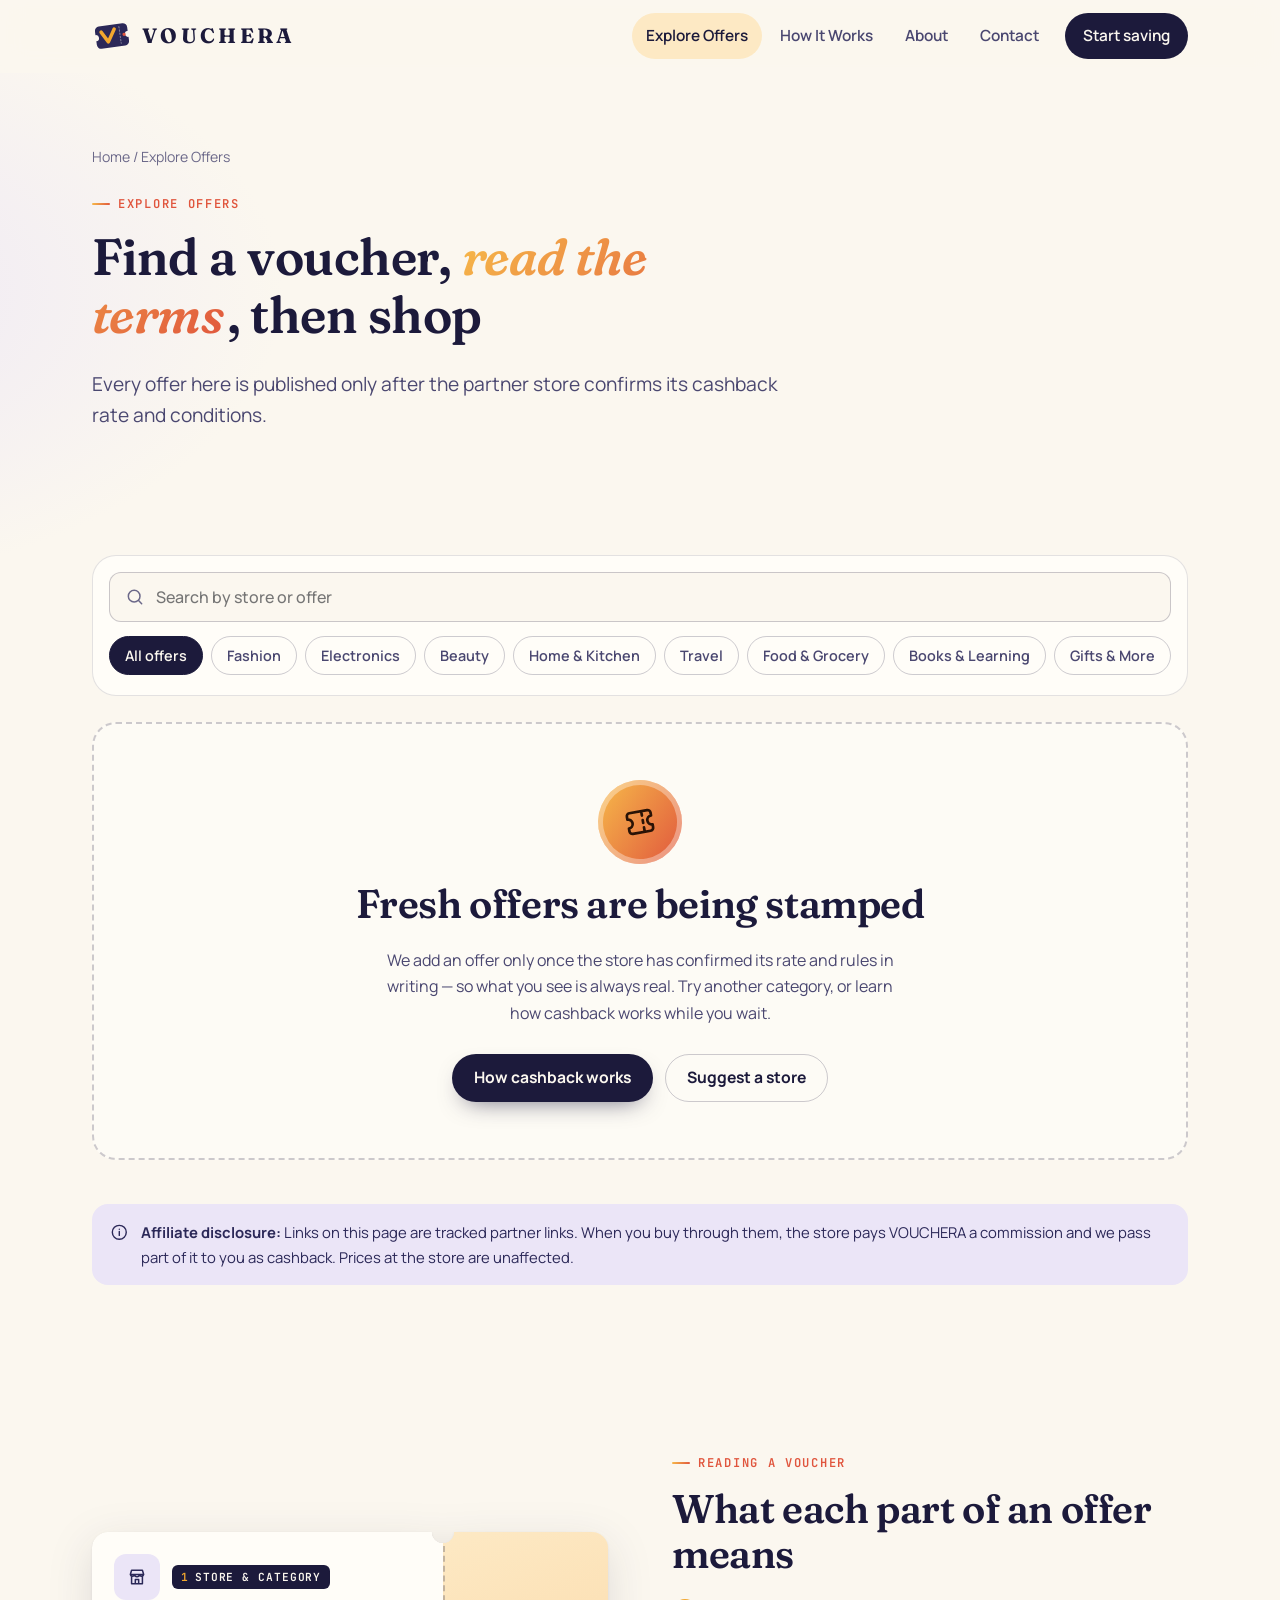
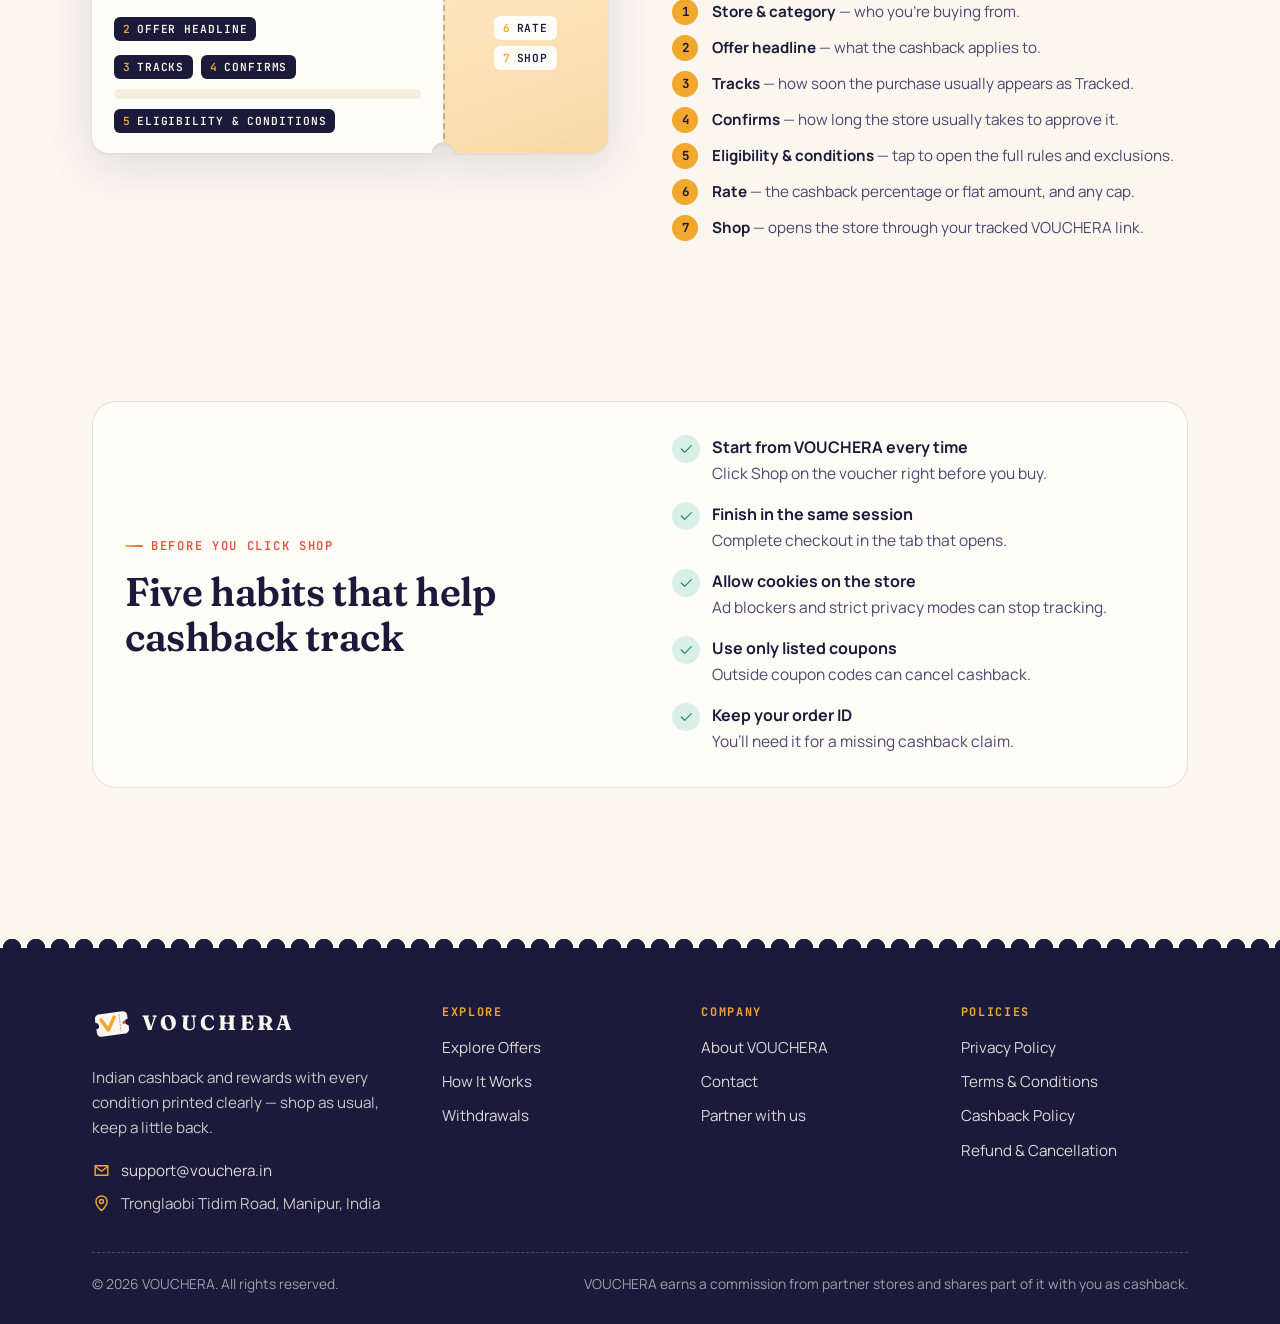
<file: offers.html>
<!doctype html>
<html lang="en-IN">
<head>
<meta charset="utf-8">
<meta name="viewport" content="width=device-width, initial-scale=1">
<title>Explore Offers — VOUCHERA</title>
<meta name="description" content="Browse live VOUCHERA cashback offers by category. Every offer shows its cashback rate, tracking time, confirmation window, eligibility and conditions before you shop.">
<meta name="robots" content="index, follow, max-image-preview:large">
<link rel="canonical" href="https://vouchera.in/offers.html">
<meta name="theme-color" content="#1C1A3B">
<meta name="color-scheme" content="light">
<meta name="format-detection" content="telephone=no">
<link rel="icon" href="favicon.ico" sizes="32x32">
<link rel="icon" href="assets/img/favicon.svg" type="image/svg+xml">
<link rel="apple-touch-icon" href="assets/img/apple-touch-icon.png">
<link rel="manifest" href="site.webmanifest">
<meta property="og:type" content="website">
<meta property="og:site_name" content="VOUCHERA">
<meta property="og:locale" content="en_IN">
<meta property="og:title" content="Explore Offers — VOUCHERA">
<meta property="og:description" content="Browse live VOUCHERA cashback offers by category. Every offer shows its cashback rate, tracking time, confirmation window, eligibility and conditions before you shop.">
<meta property="og:url" content="https://vouchera.in/offers.html">
<meta property="og:image" content="https://vouchera.in/assets/img/og-image.png">
<meta property="og:image:width" content="1200">
<meta property="og:image:height" content="630">
<meta property="og:image:alt" content="VOUCHERA — cashback and rewards, clearly stamped">
<meta name="twitter:card" content="summary_large_image">
<meta name="twitter:title" content="Explore Offers — VOUCHERA">
<meta name="twitter:description" content="Browse live VOUCHERA cashback offers by category. Every offer shows its cashback rate, tracking time, confirmation window, eligibility and conditions before you shop.">
<meta name="twitter:image" content="https://vouchera.in/assets/img/og-image.png">
<link rel="preconnect" href="https://fonts.googleapis.com">
<link rel="preconnect" href="https://fonts.gstatic.com" crossorigin>
<link rel="stylesheet" href="https://fonts.googleapis.com/css2?family=Fraunces:ital,opsz,wght@0,9..144,500..700;1,9..144,500..700&amp;family=JetBrains+Mono:wght@500;600;700&amp;family=Manrope:wght@400..800&amp;display=swap">
<link rel="stylesheet" href="assets/css/styles.css">
</head>
<body>
<a class="skip-link" href="#main">Skip to content</a>
<header class="site-header">
  <div class="wrap header-inner">
    <a class="brand" href="index.html" aria-label="VOUCHERA home"><svg class="brand-mark" viewBox="0 0 64 64" aria-hidden="true"><g transform="rotate(-8 32 32)"><path fill="#2B2858" d="M13 14H51A7 7 0 0 1 58 21V27A5 5 0 0 0 58 37V43A7 7 0 0 1 51 50H13A7 7 0 0 1 6 43V37A5 5 0 0 0 6 27V21A7 7 0 0 1 13 14Z"/><path d="M45 18.5V45.5" stroke="#FBF7EF" stroke-opacity=".45" stroke-width="1.6" stroke-dasharray="2.4 2.8" stroke-linecap="round"/><path d="M15.5 23.5L25 40.5L37 21.5" fill="none" stroke="#F2A72E" stroke-width="5.6" stroke-linecap="round" stroke-linejoin="round"/><circle cx="51.5" cy="32" r="2.6" fill="#E0553D"/></g></svg><span class="brand-word">VOUCHERA</span></a>
    <button class="nav-toggle" type="button" aria-expanded="false" aria-controls="main-nav" aria-label="Open menu"><span class="bars"></span></button>
    <nav class="main-nav" id="main-nav" aria-label="Main">
      <ul>
        <li><a href="offers.html" aria-current="page">Explore Offers</a></li><li><a href="how-it-works.html">How It Works</a></li><li><a href="about.html">About</a></li><li><a href="contact.html">Contact</a></li><li class="nav-cta"><a href="offers.html">Start saving</a></li>
      </ul>
    </nav>
  </div>
</header>
<main id="main">
  <section class="page-hero">
    <div class="wrap">
      <nav class="crumbs" aria-label="Breadcrumb"><a href="index.html">Home</a> / <span>Explore Offers</span></nav>
      <span class="eyebrow">Explore offers</span>
      <h1>Find a voucher, <em>read the terms</em>, then shop</h1>
      <p class="lead">Every offer here is published only after the partner store confirms its cashback rate and conditions.</p>
    </div>
  </section>

  <section class="section-tight" id="offer-explorer">
    <div class="wrap">
      <div class="offers-toolbar">
        <div class="search-field">
          <label class="sr-only" for="offer-search">Search offers</label>
          <svg class="icon" viewBox="0 0 24 24" fill="none" stroke="currentColor" stroke-width="1.8" stroke-linecap="round" stroke-linejoin="round" aria-hidden="true"><path d="M11 18a7 7 0 1 0 0-14 7 7 0 0 0 0 14ZM20 20l-4-4"/></svg>
          <input id="offer-search" type="search" placeholder="Search by store or offer" autocomplete="off" maxlength="60">
        </div>
        <div class="chips" id="offer-chips" role="group" aria-label="Filter by category"></div>
      </div>
      <p class="muted" id="offer-count" aria-live="polite"></p>
      <div class="offer-grid" id="offer-grid"></div>
      <div class="empty-state" id="offers-empty" hidden>
        <div class="stamp-badge"><svg class="icon" viewBox="0 0 24 24" fill="none" stroke="currentColor" stroke-width="1.8" stroke-linecap="round" stroke-linejoin="round" aria-hidden="true"><path d="M4 7a2 2 0 0 1 2-2h12a2 2 0 0 1 2 2v2a3 3 0 0 0 0 6v2a2 2 0 0 1-2 2H6a2 2 0 0 1-2-2v-2a3 3 0 0 0 0-6V7ZM14 6v2M14 11v2M14 16v2"/></svg></div>
        <h2 id="offers-empty-title">Fresh offers are being stamped</h2>
        <p>We add an offer only once the store has confirmed its rate and rules in writing — so what you see is always real. Try another category, or learn how cashback works while you wait.</p>
        <div class="hero-actions actions-center">
          <a class="btn btn-primary" href="how-it-works.html">How cashback works</a>
          <a class="btn btn-ghost" href="contact.html?topic=partnership">Suggest a store</a>
        </div>
      </div>
      <div class="disclosure mt-lg">
        <svg class="icon" viewBox="0 0 24 24" fill="none" stroke="currentColor" stroke-width="1.8" stroke-linecap="round" stroke-linejoin="round" aria-hidden="true"><path d="M21 12a9 9 0 1 1-18 0 9 9 0 0 1 18 0ZM12 11v5M12 8h.01"/></svg>
        <p><strong>Affiliate disclosure:</strong> Links on this page are tracked partner links. When you buy through them, the store pays VOUCHERA a commission and we pass part of it to you as cashback. Prices at the store are unaffected.</p>
      </div>
    </div>
  </section>

  <section class="section">
    <div class="wrap split">
      <div class="anatomy reveal" aria-hidden="true">
        <div class="voucher-shadow">
          <div class="voucher">
            <div class="voucher-main">
              <div class="anatomy-store">
                <div class="anatomy-logo"><svg class="icon" viewBox="0 0 24 24" fill="none" stroke="currentColor" stroke-width="1.8" stroke-linecap="round" stroke-linejoin="round" aria-hidden="true"><path d="M4 9l1.5-5h13L20 9M4 9h16M4 9a2.7 2.7 0 0 0 5.3 0 2.7 2.7 0 0 0 5.4 0 2.7 2.7 0 0 0 5.3 0M5.5 11v9h13v-9M10 20v-5h4v5"/></svg></div>
                <span class="label-chip"><i>1</i> Store &amp; category</span>
              </div>
              <span class="label-chip"><i>2</i> Offer headline</span>
              <div class="anatomy-rows">
                <div class="anatomy-row"><span class="label-chip"><i>3</i> Tracks</span><span class="label-chip"><i>4</i> Confirms</span></div>
                <div class="anatomy-row"><div class="anatomy-bar"></div></div>
                <div class="anatomy-row"><span class="label-chip"><i>5</i> Eligibility &amp; conditions</span></div>
              </div>
            </div>
            <div class="voucher-stub">
              <span class="label-chip"><i>6</i> Rate</span>
              <span class="label-chip"><i>7</i> Shop</span>
            </div>
          </div>
        </div>
      </div>
      <div class="reveal">
        <span class="eyebrow">Reading a voucher</span>
        <h2>What each part of an offer means</h2>
        <ol class="anatomy-legend">
          <li><span><b>Store &amp; category</b> — who you’re buying from.</span></li>
          <li><span><b>Offer headline</b> — what the cashback applies to.</span></li>
          <li><span><b>Tracks</b> — how soon the purchase usually appears as Tracked.</span></li>
          <li><span><b>Confirms</b> — how long the store usually takes to approve it.</span></li>
          <li><span><b>Eligibility &amp; conditions</b> — tap to open the full rules and exclusions.</span></li>
          <li><span><b>Rate</b> — the cashback percentage or flat amount, and any cap.</span></li>
          <li><span><b>Shop</b> — opens the store through your tracked VOUCHERA link.</span></li>
        </ol>
      </div>
    </div>
  </section>

  <section class="section-tight">
    <div class="wrap">
      <div class="card reveal">
        <div class="split">
          <div>
            <span class="eyebrow">Before you click Shop</span>
            <h2 class="mb-0">Five habits that help cashback track</h2>
          </div>
          <ul class="check-list">
            <li><span class="tick"><svg class="icon" viewBox="0 0 24 24" fill="none" stroke="currentColor" stroke-width="1.8" stroke-linecap="round" stroke-linejoin="round" aria-hidden="true"><path d="M20 7 10 17l-5-5"/></svg></span><div><b>Start from VOUCHERA every time</b><span>Click Shop on the voucher right before you buy.</span></div></li>
            <li><span class="tick"><svg class="icon" viewBox="0 0 24 24" fill="none" stroke="currentColor" stroke-width="1.8" stroke-linecap="round" stroke-linejoin="round" aria-hidden="true"><path d="M20 7 10 17l-5-5"/></svg></span><div><b>Finish in the same session</b><span>Complete checkout in the tab that opens.</span></div></li>
            <li><span class="tick"><svg class="icon" viewBox="0 0 24 24" fill="none" stroke="currentColor" stroke-width="1.8" stroke-linecap="round" stroke-linejoin="round" aria-hidden="true"><path d="M20 7 10 17l-5-5"/></svg></span><div><b>Allow cookies on the store</b><span>Ad blockers and strict privacy modes can stop tracking.</span></div></li>
            <li><span class="tick"><svg class="icon" viewBox="0 0 24 24" fill="none" stroke="currentColor" stroke-width="1.8" stroke-linecap="round" stroke-linejoin="round" aria-hidden="true"><path d="M20 7 10 17l-5-5"/></svg></span><div><b>Use only listed coupons</b><span>Outside coupon codes can cancel cashback.</span></div></li>
            <li><span class="tick"><svg class="icon" viewBox="0 0 24 24" fill="none" stroke="currentColor" stroke-width="1.8" stroke-linecap="round" stroke-linejoin="round" aria-hidden="true"><path d="M20 7 10 17l-5-5"/></svg></span><div><b>Keep your order ID</b><span>You’ll need it for a missing cashback claim.</span></div></li>
          </ul>
        </div>
      </div>
    </div>
  </section>
</main>
<footer class="site-footer">
  <div class="wrap">
    <div class="footer-grid">
      <div class="footer-brand">
        <a class="brand" href="index.html" aria-label="VOUCHERA home"><svg class="brand-mark" viewBox="0 0 64 64" aria-hidden="true"><g transform="rotate(-8 32 32)"><path fill="#FBF7EF" d="M13 14H51A7 7 0 0 1 58 21V27A5 5 0 0 0 58 37V43A7 7 0 0 1 51 50H13A7 7 0 0 1 6 43V37A5 5 0 0 0 6 27V21A7 7 0 0 1 13 14Z"/><path d="M45 18.5V45.5" stroke="#1C1A3B" stroke-opacity=".35" stroke-width="1.6" stroke-dasharray="2.4 2.8" stroke-linecap="round"/><path d="M15.5 23.5L25 40.5L37 21.5" fill="none" stroke="#F2A72E" stroke-width="5.6" stroke-linecap="round" stroke-linejoin="round"/><circle cx="51.5" cy="32" r="2.6" fill="#E0553D"/></g></svg><span class="brand-word">VOUCHERA</span></a>
        <p>Indian cashback and rewards with every condition printed clearly — shop as usual, keep a little back.</p>
        <ul class="footer-contact">
          <li><svg class="icon" viewBox="0 0 24 24" fill="none" stroke="currentColor" stroke-width="1.8" stroke-linecap="round" stroke-linejoin="round" aria-hidden="true"><path d="M4 6h16v12H4zM4 7l8 6 8-6"/></svg><a href="mailto:support@vouchera.in">support@vouchera.in</a></li>
          <li><svg class="icon" viewBox="0 0 24 24" fill="none" stroke="currentColor" stroke-width="1.8" stroke-linecap="round" stroke-linejoin="round" aria-hidden="true"><path d="M12 21s-7-6.2-7-11.5A7 7 0 0 1 19 9.5C19 14.8 12 21 12 21ZM12 12a2.5 2.5 0 1 0 0-5 2.5 2.5 0 0 0 0 5Z"/></svg><span>Tronglaobi Tidim Road, Manipur, India</span></li>
        </ul>
      </div>
      <div>
        <h2>Explore</h2>
        <ul><li><a href="offers.html">Explore Offers</a></li><li><a href="how-it-works.html">How It Works</a></li><li><a href="cashback-policy.html#withdrawals">Withdrawals</a></li></ul>
      </div>
      <div>
        <h2>Company</h2>
        <ul><li><a href="about.html">About VOUCHERA</a></li><li><a href="contact.html">Contact</a></li><li><a href="contact.html?topic=partnership">Partner with us</a></li></ul>
      </div>
      <div>
        <h2>Policies</h2>
        <ul><li><a href="privacy-policy.html">Privacy Policy</a></li><li><a href="terms.html">Terms & Conditions</a></li><li><a href="cashback-policy.html">Cashback Policy</a></li><li><a href="refund-policy.html">Refund & Cancellation</a></li></ul>
      </div>
    </div>
    <div class="footer-base">
      <p>© <span id="year">2026</span> VOUCHERA. All rights reserved.</p>
      <p>VOUCHERA earns a commission from partner stores and shares part of it with you as cashback.</p>
    </div>
  </div>
</footer>
<script src="assets/js/main.js" defer></script>
<script src="assets/js/offers-data.js" defer></script>
<script src="assets/js/offers.js" defer></script>
</body>
</html>
</file>
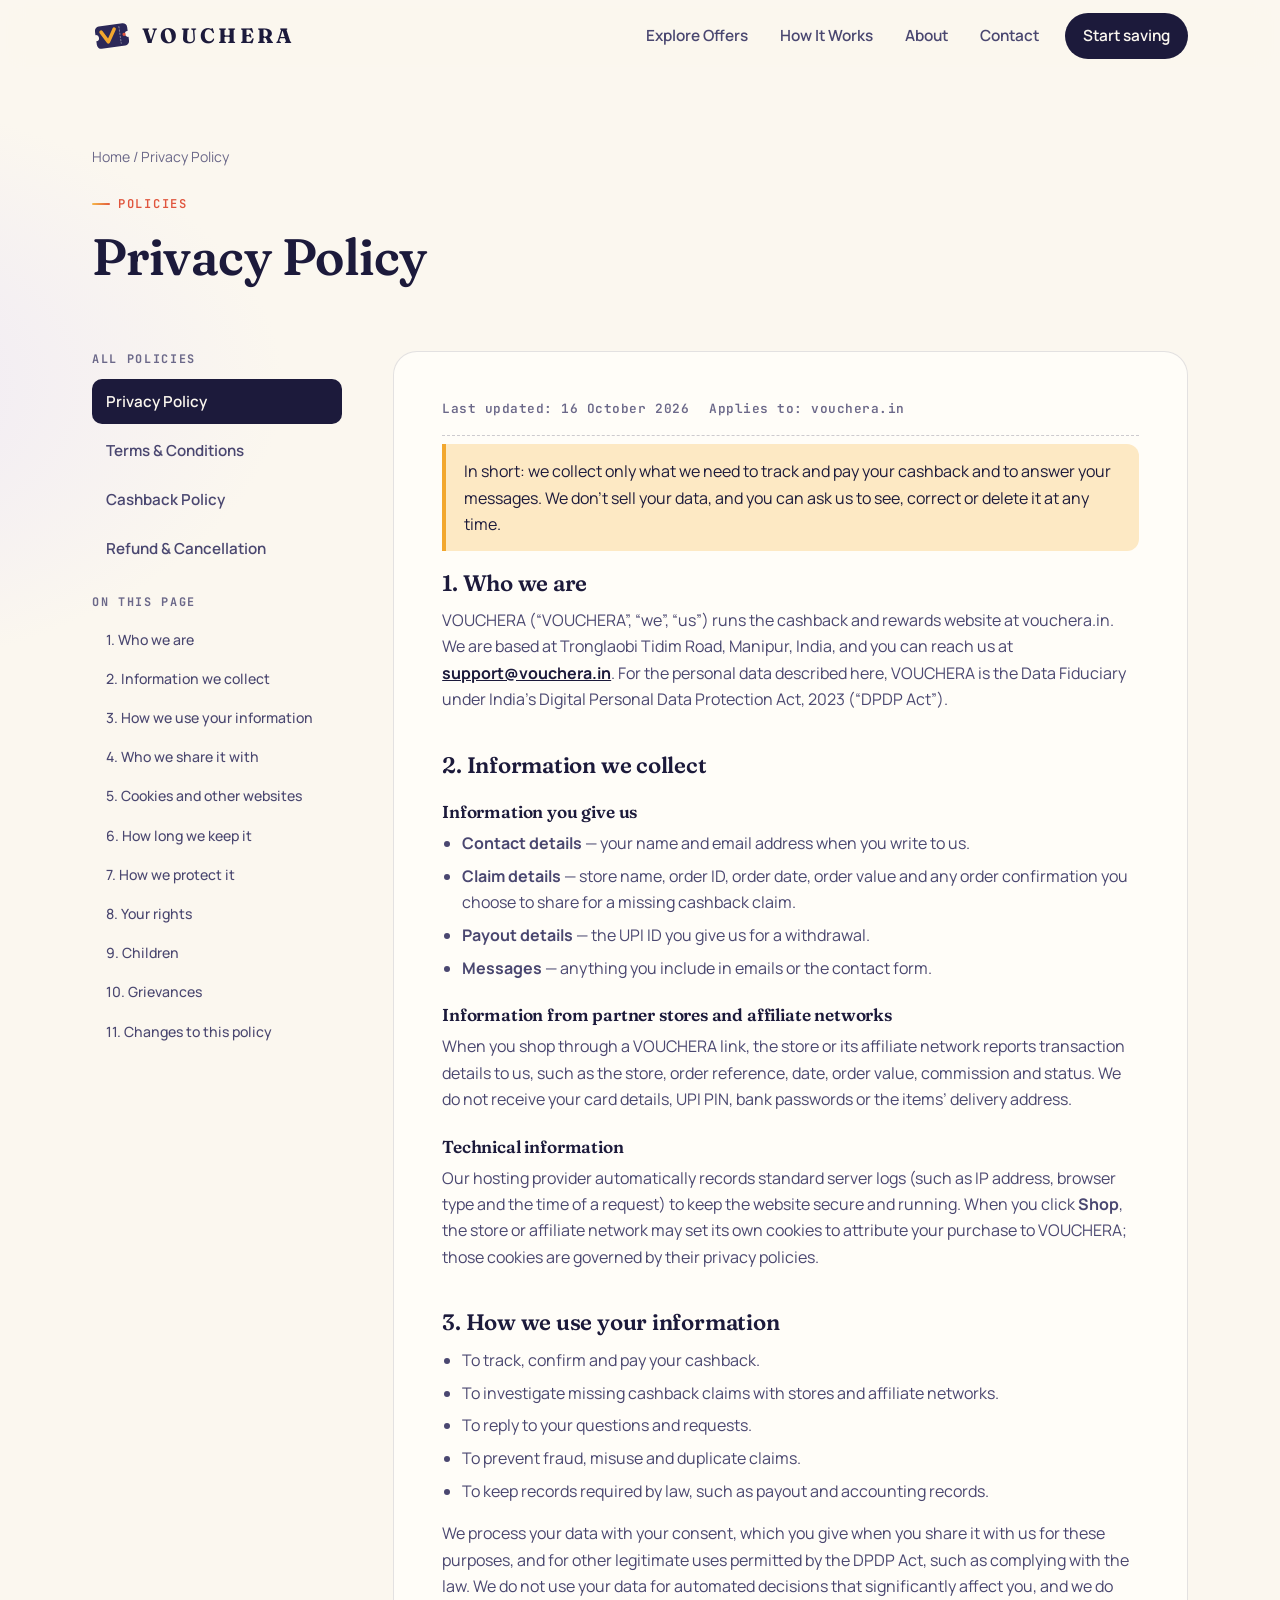
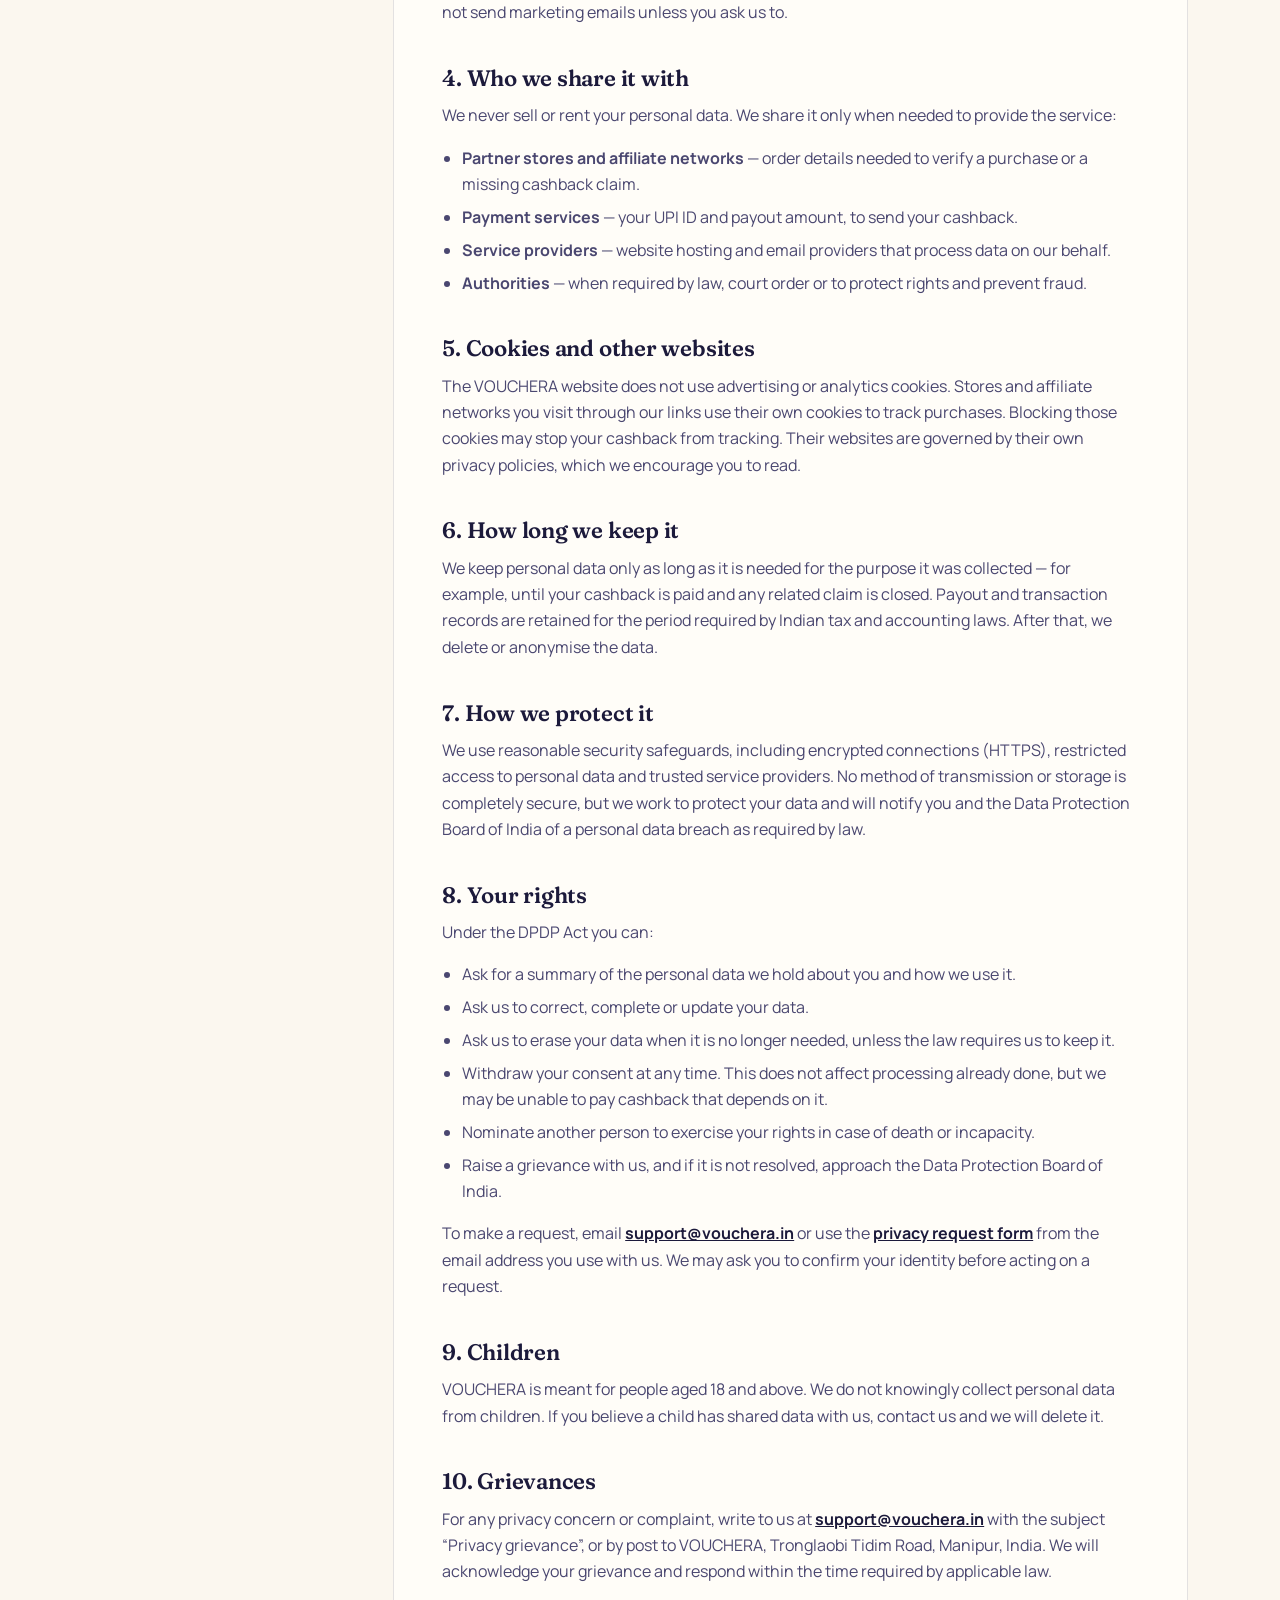
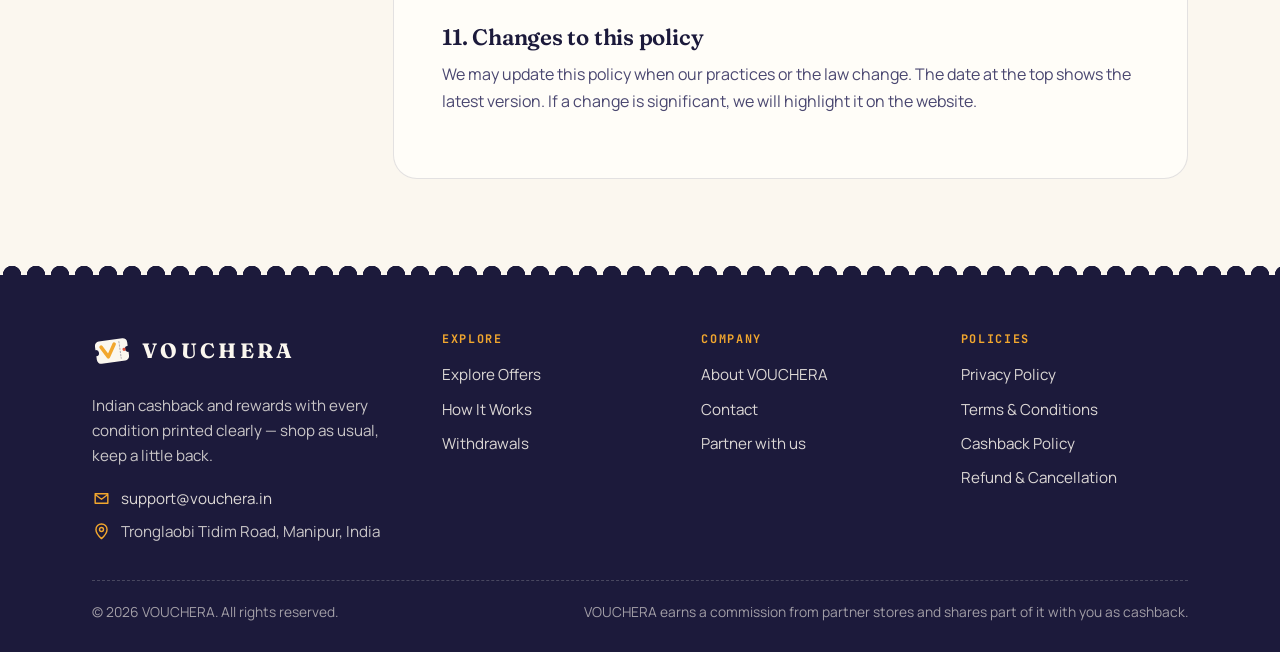
<file: privacy-policy.html>
<!doctype html>
<html lang="en-IN">
<head>
<meta charset="utf-8">
<meta name="viewport" content="width=device-width, initial-scale=1">
<title>Privacy Policy — VOUCHERA</title>
<meta name="description" content="How VOUCHERA collects, uses, stores and protects personal data, and how to exercise your rights under India&#x27;s Digital Personal Data Protection Act, 2023.">
<meta name="robots" content="index, follow, max-image-preview:large">
<link rel="canonical" href="https://vouchera.in/privacy-policy.html">
<meta name="theme-color" content="#1C1A3B">
<meta name="color-scheme" content="light">
<meta name="format-detection" content="telephone=no">
<link rel="icon" href="favicon.ico" sizes="32x32">
<link rel="icon" href="assets/img/favicon.svg" type="image/svg+xml">
<link rel="apple-touch-icon" href="assets/img/apple-touch-icon.png">
<link rel="manifest" href="site.webmanifest">
<meta property="og:type" content="website">
<meta property="og:site_name" content="VOUCHERA">
<meta property="og:locale" content="en_IN">
<meta property="og:title" content="Privacy Policy — VOUCHERA">
<meta property="og:description" content="How VOUCHERA collects, uses, stores and protects personal data, and how to exercise your rights under India&#x27;s Digital Personal Data Protection Act, 2023.">
<meta property="og:url" content="https://vouchera.in/privacy-policy.html">
<meta property="og:image" content="https://vouchera.in/assets/img/og-image.png">
<meta property="og:image:width" content="1200">
<meta property="og:image:height" content="630">
<meta property="og:image:alt" content="VOUCHERA — cashback and rewards, clearly stamped">
<meta name="twitter:card" content="summary_large_image">
<meta name="twitter:title" content="Privacy Policy — VOUCHERA">
<meta name="twitter:description" content="How VOUCHERA collects, uses, stores and protects personal data, and how to exercise your rights under India&#x27;s Digital Personal Data Protection Act, 2023.">
<meta name="twitter:image" content="https://vouchera.in/assets/img/og-image.png">
<link rel="preconnect" href="https://fonts.googleapis.com">
<link rel="preconnect" href="https://fonts.gstatic.com" crossorigin>
<link rel="stylesheet" href="https://fonts.googleapis.com/css2?family=Fraunces:ital,opsz,wght@0,9..144,500..700;1,9..144,500..700&amp;family=JetBrains+Mono:wght@500;600;700&amp;family=Manrope:wght@400..800&amp;display=swap">
<link rel="stylesheet" href="assets/css/styles.css">
</head>
<body>
<a class="skip-link" href="#main">Skip to content</a>
<header class="site-header">
  <div class="wrap header-inner">
    <a class="brand" href="index.html" aria-label="VOUCHERA home"><svg class="brand-mark" viewBox="0 0 64 64" aria-hidden="true"><g transform="rotate(-8 32 32)"><path fill="#2B2858" d="M13 14H51A7 7 0 0 1 58 21V27A5 5 0 0 0 58 37V43A7 7 0 0 1 51 50H13A7 7 0 0 1 6 43V37A5 5 0 0 0 6 27V21A7 7 0 0 1 13 14Z"/><path d="M45 18.5V45.5" stroke="#FBF7EF" stroke-opacity=".45" stroke-width="1.6" stroke-dasharray="2.4 2.8" stroke-linecap="round"/><path d="M15.5 23.5L25 40.5L37 21.5" fill="none" stroke="#F2A72E" stroke-width="5.6" stroke-linecap="round" stroke-linejoin="round"/><circle cx="51.5" cy="32" r="2.6" fill="#E0553D"/></g></svg><span class="brand-word">VOUCHERA</span></a>
    <button class="nav-toggle" type="button" aria-expanded="false" aria-controls="main-nav" aria-label="Open menu"><span class="bars"></span></button>
    <nav class="main-nav" id="main-nav" aria-label="Main">
      <ul>
        <li><a href="offers.html">Explore Offers</a></li><li><a href="how-it-works.html">How It Works</a></li><li><a href="about.html">About</a></li><li><a href="contact.html">Contact</a></li><li class="nav-cta"><a href="offers.html">Start saving</a></li>
      </ul>
    </nav>
  </div>
</header>
<main id="main">
  <section class="page-hero">
    <div class="wrap">
      <nav class="crumbs" aria-label="Breadcrumb"><a href="index.html">Home</a> / <span>Privacy Policy</span></nav>
      <span class="eyebrow">Policies</span>
      <h1>Privacy Policy</h1>
    </div>
  </section>
  <div class="wrap legal-layout">
    <aside class="legal-nav" aria-label="Policies">
      <h2>All policies</h2>
      <ul class="policies"><li><a href="privacy-policy.html" aria-current="page">Privacy Policy</a></li><li><a href="terms.html">Terms & Conditions</a></li><li><a href="cashback-policy.html">Cashback Policy</a></li><li><a href="refund-policy.html">Refund & Cancellation</a></li></ul>
      <div class="toc-block">
        <h2>On this page</h2>
        <ul class="toc"><li><a href="#who-we-are">1. Who we are</a></li><li><a href="#what-we-collect">2. Information we collect</a></li><li><a href="#how-we-use">3. How we use your information</a></li><li><a href="#sharing">4. Who we share it with</a></li><li><a href="#cookies">5. Cookies and other websites</a></li><li><a href="#retention">6. How long we keep it</a></li><li><a href="#security">7. How we protect it</a></li><li><a href="#your-rights">8. Your rights</a></li><li><a href="#children">9. Children</a></li><li><a href="#grievances">10. Grievances</a></li><li><a href="#changes">11. Changes to this policy</a></li></ul>
      </div>
    </aside>
    <article class="legal-body">
      <div class="legal-meta"><span>Last updated: <time datetime="2026-10-16">16 October 2026</time></span><span>Applies to: vouchera.in</span></div>
<div class="callout"><p>In short: we collect only what we need to track and pay your cashback and to answer your messages. We don’t sell your data, and you can ask us to see, correct or delete it at any time.</p></div>

<h2 id="who-we-are">1. Who we are</h2>
<p>VOUCHERA (“VOUCHERA”, “we”, “us”) runs the cashback and rewards website at vouchera.in. We are based at Tronglaobi Tidim Road, Manipur, India, and you can reach us at <a href="mailto:support@vouchera.in">support@vouchera.in</a>. For the personal data described here, VOUCHERA is the Data Fiduciary under India’s Digital Personal Data Protection Act, 2023 (“DPDP Act”).</p>

<h2 id="what-we-collect">2. Information we collect</h2>
<h3>Information you give us</h3>
<ul>
  <li><strong>Contact details</strong> — your name and email address when you write to us.</li>
  <li><strong>Claim details</strong> — store name, order ID, order date, order value and any order confirmation you choose to share for a missing cashback claim.</li>
  <li><strong>Payout details</strong> — the UPI ID you give us for a withdrawal.</li>
  <li><strong>Messages</strong> — anything you include in emails or the contact form.</li>
</ul>
<h3>Information from partner stores and affiliate networks</h3>
<p>When you shop through a VOUCHERA link, the store or its affiliate network reports transaction details to us, such as the store, order reference, date, order value, commission and status. We do not receive your card details, UPI PIN, bank passwords or the items’ delivery address.</p>
<h3>Technical information</h3>
<p>Our hosting provider automatically records standard server logs (such as IP address, browser type and the time of a request) to keep the website secure and running. When you click <strong>Shop</strong>, the store or affiliate network may set its own cookies to attribute your purchase to VOUCHERA; those cookies are governed by their privacy policies.</p>

<h2 id="how-we-use">3. How we use your information</h2>
<ul>
  <li>To track, confirm and pay your cashback.</li>
  <li>To investigate missing cashback claims with stores and affiliate networks.</li>
  <li>To reply to your questions and requests.</li>
  <li>To prevent fraud, misuse and duplicate claims.</li>
  <li>To keep records required by law, such as payout and accounting records.</li>
</ul>
<p>We process your data with your consent, which you give when you share it with us for these purposes, and for other legitimate uses permitted by the DPDP Act, such as complying with the law. We do not use your data for automated decisions that significantly affect you, and we do not send marketing emails unless you ask us to.</p>

<h2 id="sharing">4. Who we share it with</h2>
<p>We never sell or rent your personal data. We share it only when needed to provide the service:</p>
<ul>
  <li><strong>Partner stores and affiliate networks</strong> — order details needed to verify a purchase or a missing cashback claim.</li>
  <li><strong>Payment services</strong> — your UPI ID and payout amount, to send your cashback.</li>
  <li><strong>Service providers</strong> — website hosting and email providers that process data on our behalf.</li>
  <li><strong>Authorities</strong> — when required by law, court order or to protect rights and prevent fraud.</li>
</ul>

<h2 id="cookies">5. Cookies and other websites</h2>
<p>The VOUCHERA website does not use advertising or analytics cookies. Stores and affiliate networks you visit through our links use their own cookies to track purchases. Blocking those cookies may stop your cashback from tracking. Their websites are governed by their own privacy policies, which we encourage you to read.</p>

<h2 id="retention">6. How long we keep it</h2>
<p>We keep personal data only as long as it is needed for the purpose it was collected — for example, until your cashback is paid and any related claim is closed. Payout and transaction records are retained for the period required by Indian tax and accounting laws. After that, we delete or anonymise the data.</p>

<h2 id="security">7. How we protect it</h2>
<p>We use reasonable security safeguards, including encrypted connections (HTTPS), restricted access to personal data and trusted service providers. No method of transmission or storage is completely secure, but we work to protect your data and will notify you and the Data Protection Board of India of a personal data breach as required by law.</p>

<h2 id="your-rights">8. Your rights</h2>
<p>Under the DPDP Act you can:</p>
<ul>
  <li>Ask for a summary of the personal data we hold about you and how we use it.</li>
  <li>Ask us to correct, complete or update your data.</li>
  <li>Ask us to erase your data when it is no longer needed, unless the law requires us to keep it.</li>
  <li>Withdraw your consent at any time. This does not affect processing already done, but we may be unable to pay cashback that depends on it.</li>
  <li>Nominate another person to exercise your rights in case of death or incapacity.</li>
  <li>Raise a grievance with us, and if it is not resolved, approach the Data Protection Board of India.</li>
</ul>
<p>To make a request, email <a href="mailto:support@vouchera.in">support@vouchera.in</a> or use the <a href="contact.html?topic=privacy">privacy request form</a> from the email address you use with us. We may ask you to confirm your identity before acting on a request.</p>

<h2 id="children">9. Children</h2>
<p>VOUCHERA is meant for people aged 18 and above. We do not knowingly collect personal data from children. If you believe a child has shared data with us, contact us and we will delete it.</p>

<h2 id="grievances">10. Grievances</h2>
<p>For any privacy concern or complaint, write to us at <a href="mailto:support@vouchera.in">support@vouchera.in</a> with the subject “Privacy grievance”, or by post to VOUCHERA, Tronglaobi Tidim Road, Manipur, India. We will acknowledge your grievance and respond within the time required by applicable law.</p>

<h2 id="changes">11. Changes to this policy</h2>
<p>We may update this policy when our practices or the law change. The date at the top shows the latest version. If a change is significant, we will highlight it on the website.</p>

    </article>
  </div>
</main>
<footer class="site-footer">
  <div class="wrap">
    <div class="footer-grid">
      <div class="footer-brand">
        <a class="brand" href="index.html" aria-label="VOUCHERA home"><svg class="brand-mark" viewBox="0 0 64 64" aria-hidden="true"><g transform="rotate(-8 32 32)"><path fill="#FBF7EF" d="M13 14H51A7 7 0 0 1 58 21V27A5 5 0 0 0 58 37V43A7 7 0 0 1 51 50H13A7 7 0 0 1 6 43V37A5 5 0 0 0 6 27V21A7 7 0 0 1 13 14Z"/><path d="M45 18.5V45.5" stroke="#1C1A3B" stroke-opacity=".35" stroke-width="1.6" stroke-dasharray="2.4 2.8" stroke-linecap="round"/><path d="M15.5 23.5L25 40.5L37 21.5" fill="none" stroke="#F2A72E" stroke-width="5.6" stroke-linecap="round" stroke-linejoin="round"/><circle cx="51.5" cy="32" r="2.6" fill="#E0553D"/></g></svg><span class="brand-word">VOUCHERA</span></a>
        <p>Indian cashback and rewards with every condition printed clearly — shop as usual, keep a little back.</p>
        <ul class="footer-contact">
          <li><svg class="icon" viewBox="0 0 24 24" fill="none" stroke="currentColor" stroke-width="1.8" stroke-linecap="round" stroke-linejoin="round" aria-hidden="true"><path d="M4 6h16v12H4zM4 7l8 6 8-6"/></svg><a href="mailto:support@vouchera.in">support@vouchera.in</a></li>
          <li><svg class="icon" viewBox="0 0 24 24" fill="none" stroke="currentColor" stroke-width="1.8" stroke-linecap="round" stroke-linejoin="round" aria-hidden="true"><path d="M12 21s-7-6.2-7-11.5A7 7 0 0 1 19 9.5C19 14.8 12 21 12 21ZM12 12a2.5 2.5 0 1 0 0-5 2.5 2.5 0 0 0 0 5Z"/></svg><span>Tronglaobi Tidim Road, Manipur, India</span></li>
        </ul>
      </div>
      <div>
        <h2>Explore</h2>
        <ul><li><a href="offers.html">Explore Offers</a></li><li><a href="how-it-works.html">How It Works</a></li><li><a href="cashback-policy.html#withdrawals">Withdrawals</a></li></ul>
      </div>
      <div>
        <h2>Company</h2>
        <ul><li><a href="about.html">About VOUCHERA</a></li><li><a href="contact.html">Contact</a></li><li><a href="contact.html?topic=partnership">Partner with us</a></li></ul>
      </div>
      <div>
        <h2>Policies</h2>
        <ul><li><a href="privacy-policy.html">Privacy Policy</a></li><li><a href="terms.html">Terms & Conditions</a></li><li><a href="cashback-policy.html">Cashback Policy</a></li><li><a href="refund-policy.html">Refund & Cancellation</a></li></ul>
      </div>
    </div>
    <div class="footer-base">
      <p>© <span id="year">2026</span> VOUCHERA. All rights reserved.</p>
      <p>VOUCHERA earns a commission from partner stores and shares part of it with you as cashback.</p>
    </div>
  </div>
</footer>
<script src="assets/js/main.js" defer></script>
</body>
</html>
</file>
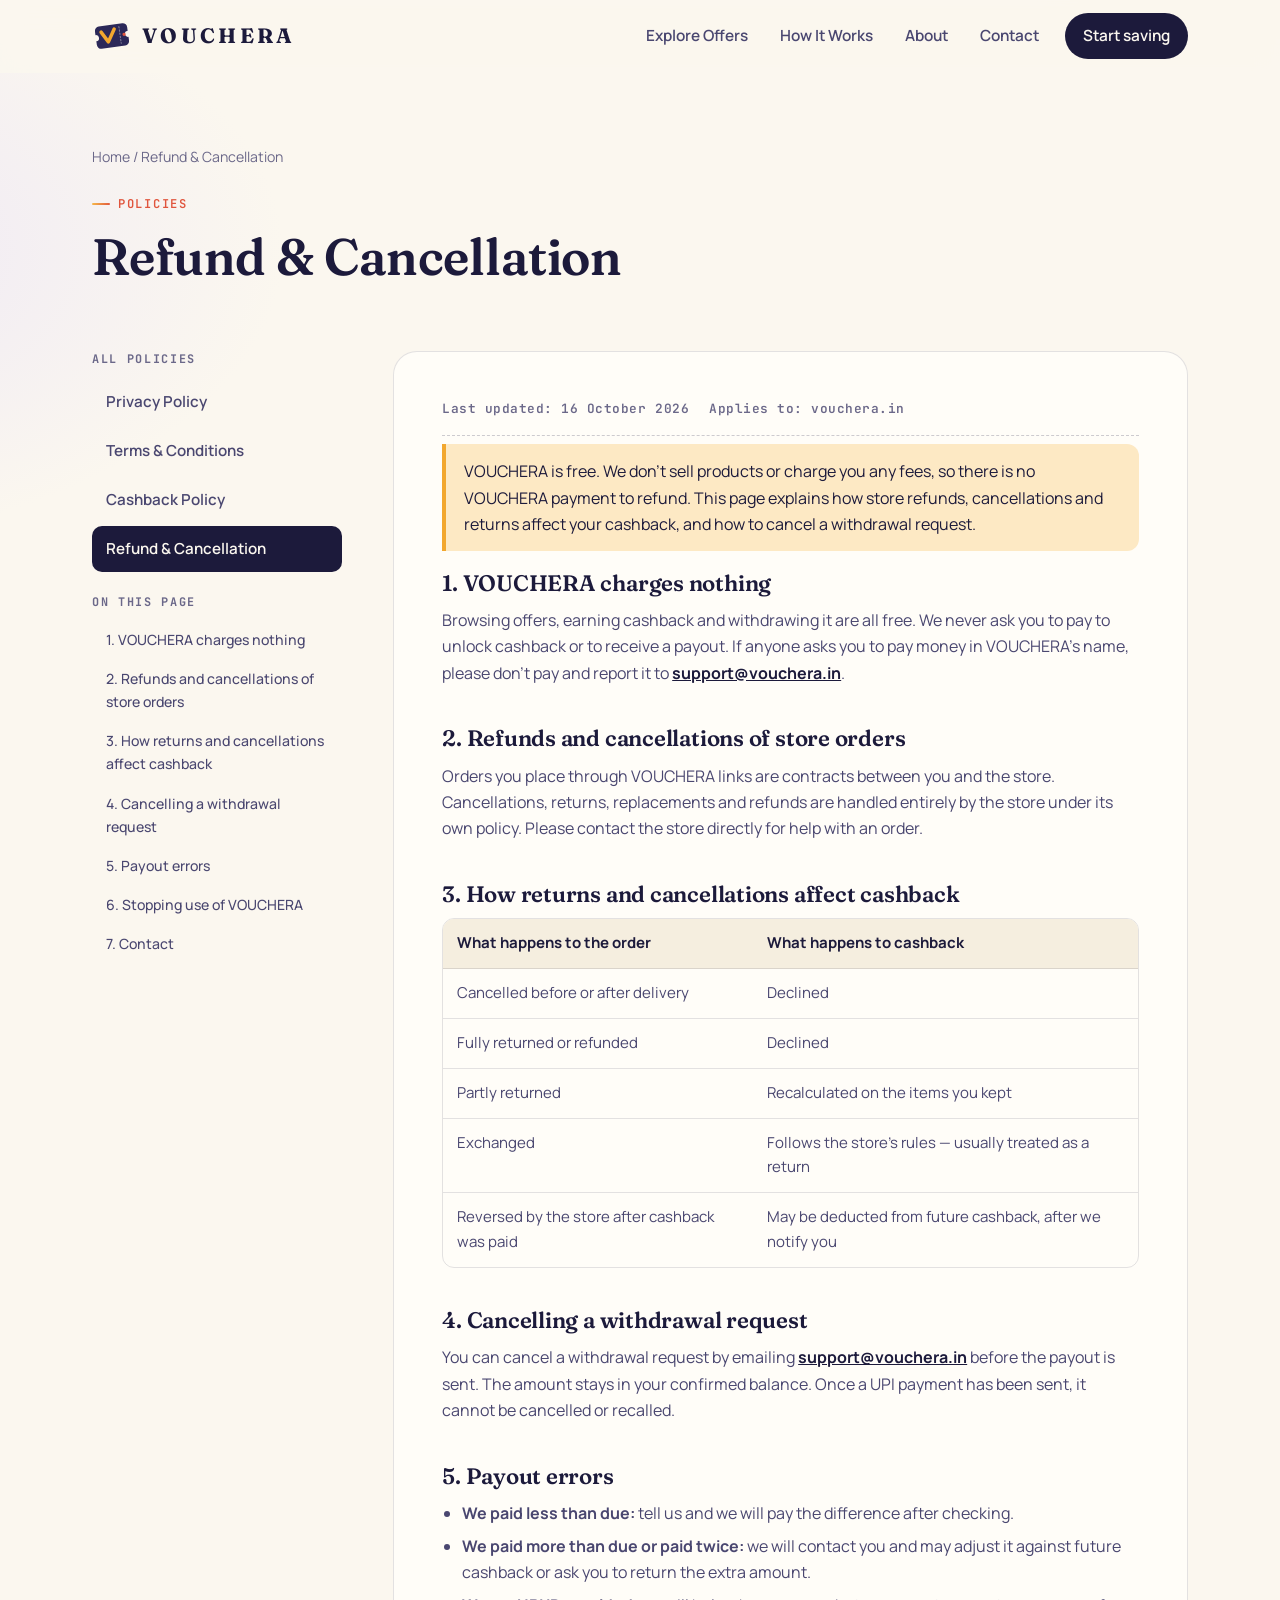
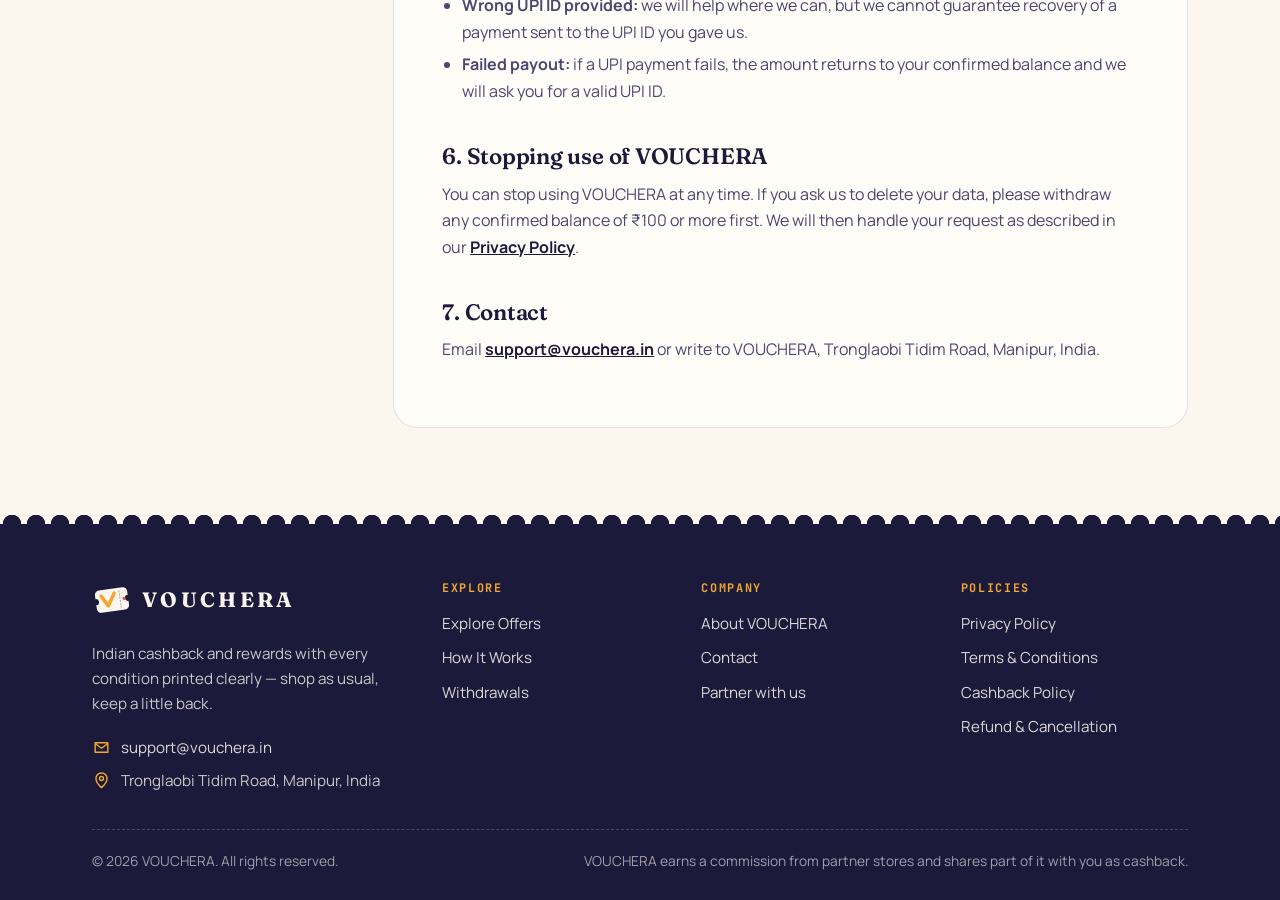
<file: refund-policy.html>
<!doctype html>
<html lang="en-IN">
<head>
<meta charset="utf-8">
<meta name="viewport" content="width=device-width, initial-scale=1">
<title>Refund &amp; Cancellation Policy — VOUCHERA</title>
<meta name="description" content="How refunds, order cancellations, returns and withdrawal cancellations affect your VOUCHERA cashback.">
<meta name="robots" content="index, follow, max-image-preview:large">
<link rel="canonical" href="https://vouchera.in/refund-policy.html">
<meta name="theme-color" content="#1C1A3B">
<meta name="color-scheme" content="light">
<meta name="format-detection" content="telephone=no">
<link rel="icon" href="favicon.ico" sizes="32x32">
<link rel="icon" href="assets/img/favicon.svg" type="image/svg+xml">
<link rel="apple-touch-icon" href="assets/img/apple-touch-icon.png">
<link rel="manifest" href="site.webmanifest">
<meta property="og:type" content="website">
<meta property="og:site_name" content="VOUCHERA">
<meta property="og:locale" content="en_IN">
<meta property="og:title" content="Refund &amp; Cancellation Policy — VOUCHERA">
<meta property="og:description" content="How refunds, order cancellations, returns and withdrawal cancellations affect your VOUCHERA cashback.">
<meta property="og:url" content="https://vouchera.in/refund-policy.html">
<meta property="og:image" content="https://vouchera.in/assets/img/og-image.png">
<meta property="og:image:width" content="1200">
<meta property="og:image:height" content="630">
<meta property="og:image:alt" content="VOUCHERA — cashback and rewards, clearly stamped">
<meta name="twitter:card" content="summary_large_image">
<meta name="twitter:title" content="Refund &amp; Cancellation Policy — VOUCHERA">
<meta name="twitter:description" content="How refunds, order cancellations, returns and withdrawal cancellations affect your VOUCHERA cashback.">
<meta name="twitter:image" content="https://vouchera.in/assets/img/og-image.png">
<link rel="preconnect" href="https://fonts.googleapis.com">
<link rel="preconnect" href="https://fonts.gstatic.com" crossorigin>
<link rel="stylesheet" href="https://fonts.googleapis.com/css2?family=Fraunces:ital,opsz,wght@0,9..144,500..700;1,9..144,500..700&amp;family=JetBrains+Mono:wght@500;600;700&amp;family=Manrope:wght@400..800&amp;display=swap">
<link rel="stylesheet" href="assets/css/styles.css">
</head>
<body>
<a class="skip-link" href="#main">Skip to content</a>
<header class="site-header">
  <div class="wrap header-inner">
    <a class="brand" href="index.html" aria-label="VOUCHERA home"><svg class="brand-mark" viewBox="0 0 64 64" aria-hidden="true"><g transform="rotate(-8 32 32)"><path fill="#2B2858" d="M13 14H51A7 7 0 0 1 58 21V27A5 5 0 0 0 58 37V43A7 7 0 0 1 51 50H13A7 7 0 0 1 6 43V37A5 5 0 0 0 6 27V21A7 7 0 0 1 13 14Z"/><path d="M45 18.5V45.5" stroke="#FBF7EF" stroke-opacity=".45" stroke-width="1.6" stroke-dasharray="2.4 2.8" stroke-linecap="round"/><path d="M15.5 23.5L25 40.5L37 21.5" fill="none" stroke="#F2A72E" stroke-width="5.6" stroke-linecap="round" stroke-linejoin="round"/><circle cx="51.5" cy="32" r="2.6" fill="#E0553D"/></g></svg><span class="brand-word">VOUCHERA</span></a>
    <button class="nav-toggle" type="button" aria-expanded="false" aria-controls="main-nav" aria-label="Open menu"><span class="bars"></span></button>
    <nav class="main-nav" id="main-nav" aria-label="Main">
      <ul>
        <li><a href="offers.html">Explore Offers</a></li><li><a href="how-it-works.html">How It Works</a></li><li><a href="about.html">About</a></li><li><a href="contact.html">Contact</a></li><li class="nav-cta"><a href="offers.html">Start saving</a></li>
      </ul>
    </nav>
  </div>
</header>
<main id="main">
  <section class="page-hero">
    <div class="wrap">
      <nav class="crumbs" aria-label="Breadcrumb"><a href="index.html">Home</a> / <span>Refund & Cancellation</span></nav>
      <span class="eyebrow">Policies</span>
      <h1>Refund & Cancellation</h1>
    </div>
  </section>
  <div class="wrap legal-layout">
    <aside class="legal-nav" aria-label="Policies">
      <h2>All policies</h2>
      <ul class="policies"><li><a href="privacy-policy.html">Privacy Policy</a></li><li><a href="terms.html">Terms & Conditions</a></li><li><a href="cashback-policy.html">Cashback Policy</a></li><li><a href="refund-policy.html" aria-current="page">Refund & Cancellation</a></li></ul>
      <div class="toc-block">
        <h2>On this page</h2>
        <ul class="toc"><li><a href="#no-fees">1. VOUCHERA charges nothing</a></li><li><a href="#store-orders">2. Refunds and cancellations of store orders</a></li><li><a href="#effect">3. How returns and cancellations affect cashback</a></li><li><a href="#withdrawal-cancel">4. Cancelling a withdrawal request</a></li><li><a href="#payout-errors">5. Payout errors</a></li><li><a href="#closing">6. Stopping use of VOUCHERA</a></li><li><a href="#contact">7. Contact</a></li></ul>
      </div>
    </aside>
    <article class="legal-body">
      <div class="legal-meta"><span>Last updated: <time datetime="2026-10-16">16 October 2026</time></span><span>Applies to: vouchera.in</span></div>
<div class="callout"><p>VOUCHERA is free. We don’t sell products or charge you any fees, so there is no VOUCHERA payment to refund. This page explains how store refunds, cancellations and returns affect your cashback, and how to cancel a withdrawal request.</p></div>

<h2 id="no-fees">1. VOUCHERA charges nothing</h2>
<p>Browsing offers, earning cashback and withdrawing it are all free. We never ask you to pay to unlock cashback or to receive a payout. If anyone asks you to pay money in VOUCHERA’s name, please don’t pay and report it to <a href="mailto:support@vouchera.in">support@vouchera.in</a>.</p>

<h2 id="store-orders">2. Refunds and cancellations of store orders</h2>
<p>Orders you place through VOUCHERA links are contracts between you and the store. Cancellations, returns, replacements and refunds are handled entirely by the store under its own policy. Please contact the store directly for help with an order.</p>

<h2 id="effect">3. How returns and cancellations affect cashback</h2>
<div class="table-wrap">
  <table>
    <thead><tr><th>What happens to the order</th><th>What happens to cashback</th></tr></thead>
    <tbody>
      <tr><td>Cancelled before or after delivery</td><td>Declined</td></tr>
      <tr><td>Fully returned or refunded</td><td>Declined</td></tr>
      <tr><td>Partly returned</td><td>Recalculated on the items you kept</td></tr>
      <tr><td>Exchanged</td><td>Follows the store’s rules — usually treated as a return</td></tr>
      <tr><td>Reversed by the store after cashback was paid</td><td>May be deducted from future cashback, after we notify you</td></tr>
    </tbody>
  </table>
</div>

<h2 id="withdrawal-cancel">4. Cancelling a withdrawal request</h2>
<p>You can cancel a withdrawal request by emailing <a href="mailto:support@vouchera.in">support@vouchera.in</a> before the payout is sent. The amount stays in your confirmed balance. Once a UPI payment has been sent, it cannot be cancelled or recalled.</p>

<h2 id="payout-errors">5. Payout errors</h2>
<ul>
  <li><strong>We paid less than due:</strong> tell us and we will pay the difference after checking.</li>
  <li><strong>We paid more than due or paid twice:</strong> we will contact you and may adjust it against future cashback or ask you to return the extra amount.</li>
  <li><strong>Wrong UPI ID provided:</strong> we will help where we can, but we cannot guarantee recovery of a payment sent to the UPI ID you gave us.</li>
  <li><strong>Failed payout:</strong> if a UPI payment fails, the amount returns to your confirmed balance and we will ask you for a valid UPI ID.</li>
</ul>

<h2 id="closing">6. Stopping use of VOUCHERA</h2>
<p>You can stop using VOUCHERA at any time. If you ask us to delete your data, please withdraw any confirmed balance of ₹100 or more first. We will then handle your request as described in our <a href="privacy-policy.html#your-rights">Privacy Policy</a>.</p>

<h2 id="contact">7. Contact</h2>
<p>Email <a href="mailto:support@vouchera.in">support@vouchera.in</a> or write to VOUCHERA, Tronglaobi Tidim Road, Manipur, India.</p>

    </article>
  </div>
</main>
<footer class="site-footer">
  <div class="wrap">
    <div class="footer-grid">
      <div class="footer-brand">
        <a class="brand" href="index.html" aria-label="VOUCHERA home"><svg class="brand-mark" viewBox="0 0 64 64" aria-hidden="true"><g transform="rotate(-8 32 32)"><path fill="#FBF7EF" d="M13 14H51A7 7 0 0 1 58 21V27A5 5 0 0 0 58 37V43A7 7 0 0 1 51 50H13A7 7 0 0 1 6 43V37A5 5 0 0 0 6 27V21A7 7 0 0 1 13 14Z"/><path d="M45 18.5V45.5" stroke="#1C1A3B" stroke-opacity=".35" stroke-width="1.6" stroke-dasharray="2.4 2.8" stroke-linecap="round"/><path d="M15.5 23.5L25 40.5L37 21.5" fill="none" stroke="#F2A72E" stroke-width="5.6" stroke-linecap="round" stroke-linejoin="round"/><circle cx="51.5" cy="32" r="2.6" fill="#E0553D"/></g></svg><span class="brand-word">VOUCHERA</span></a>
        <p>Indian cashback and rewards with every condition printed clearly — shop as usual, keep a little back.</p>
        <ul class="footer-contact">
          <li><svg class="icon" viewBox="0 0 24 24" fill="none" stroke="currentColor" stroke-width="1.8" stroke-linecap="round" stroke-linejoin="round" aria-hidden="true"><path d="M4 6h16v12H4zM4 7l8 6 8-6"/></svg><a href="mailto:support@vouchera.in">support@vouchera.in</a></li>
          <li><svg class="icon" viewBox="0 0 24 24" fill="none" stroke="currentColor" stroke-width="1.8" stroke-linecap="round" stroke-linejoin="round" aria-hidden="true"><path d="M12 21s-7-6.2-7-11.5A7 7 0 0 1 19 9.5C19 14.8 12 21 12 21ZM12 12a2.5 2.5 0 1 0 0-5 2.5 2.5 0 0 0 0 5Z"/></svg><span>Tronglaobi Tidim Road, Manipur, India</span></li>
        </ul>
      </div>
      <div>
        <h2>Explore</h2>
        <ul><li><a href="offers.html">Explore Offers</a></li><li><a href="how-it-works.html">How It Works</a></li><li><a href="cashback-policy.html#withdrawals">Withdrawals</a></li></ul>
      </div>
      <div>
        <h2>Company</h2>
        <ul><li><a href="about.html">About VOUCHERA</a></li><li><a href="contact.html">Contact</a></li><li><a href="contact.html?topic=partnership">Partner with us</a></li></ul>
      </div>
      <div>
        <h2>Policies</h2>
        <ul><li><a href="privacy-policy.html">Privacy Policy</a></li><li><a href="terms.html">Terms & Conditions</a></li><li><a href="cashback-policy.html">Cashback Policy</a></li><li><a href="refund-policy.html">Refund & Cancellation</a></li></ul>
      </div>
    </div>
    <div class="footer-base">
      <p>© <span id="year">2026</span> VOUCHERA. All rights reserved.</p>
      <p>VOUCHERA earns a commission from partner stores and shares part of it with you as cashback.</p>
    </div>
  </div>
</footer>
<script src="assets/js/main.js" defer></script>
</body>
</html>
</file>
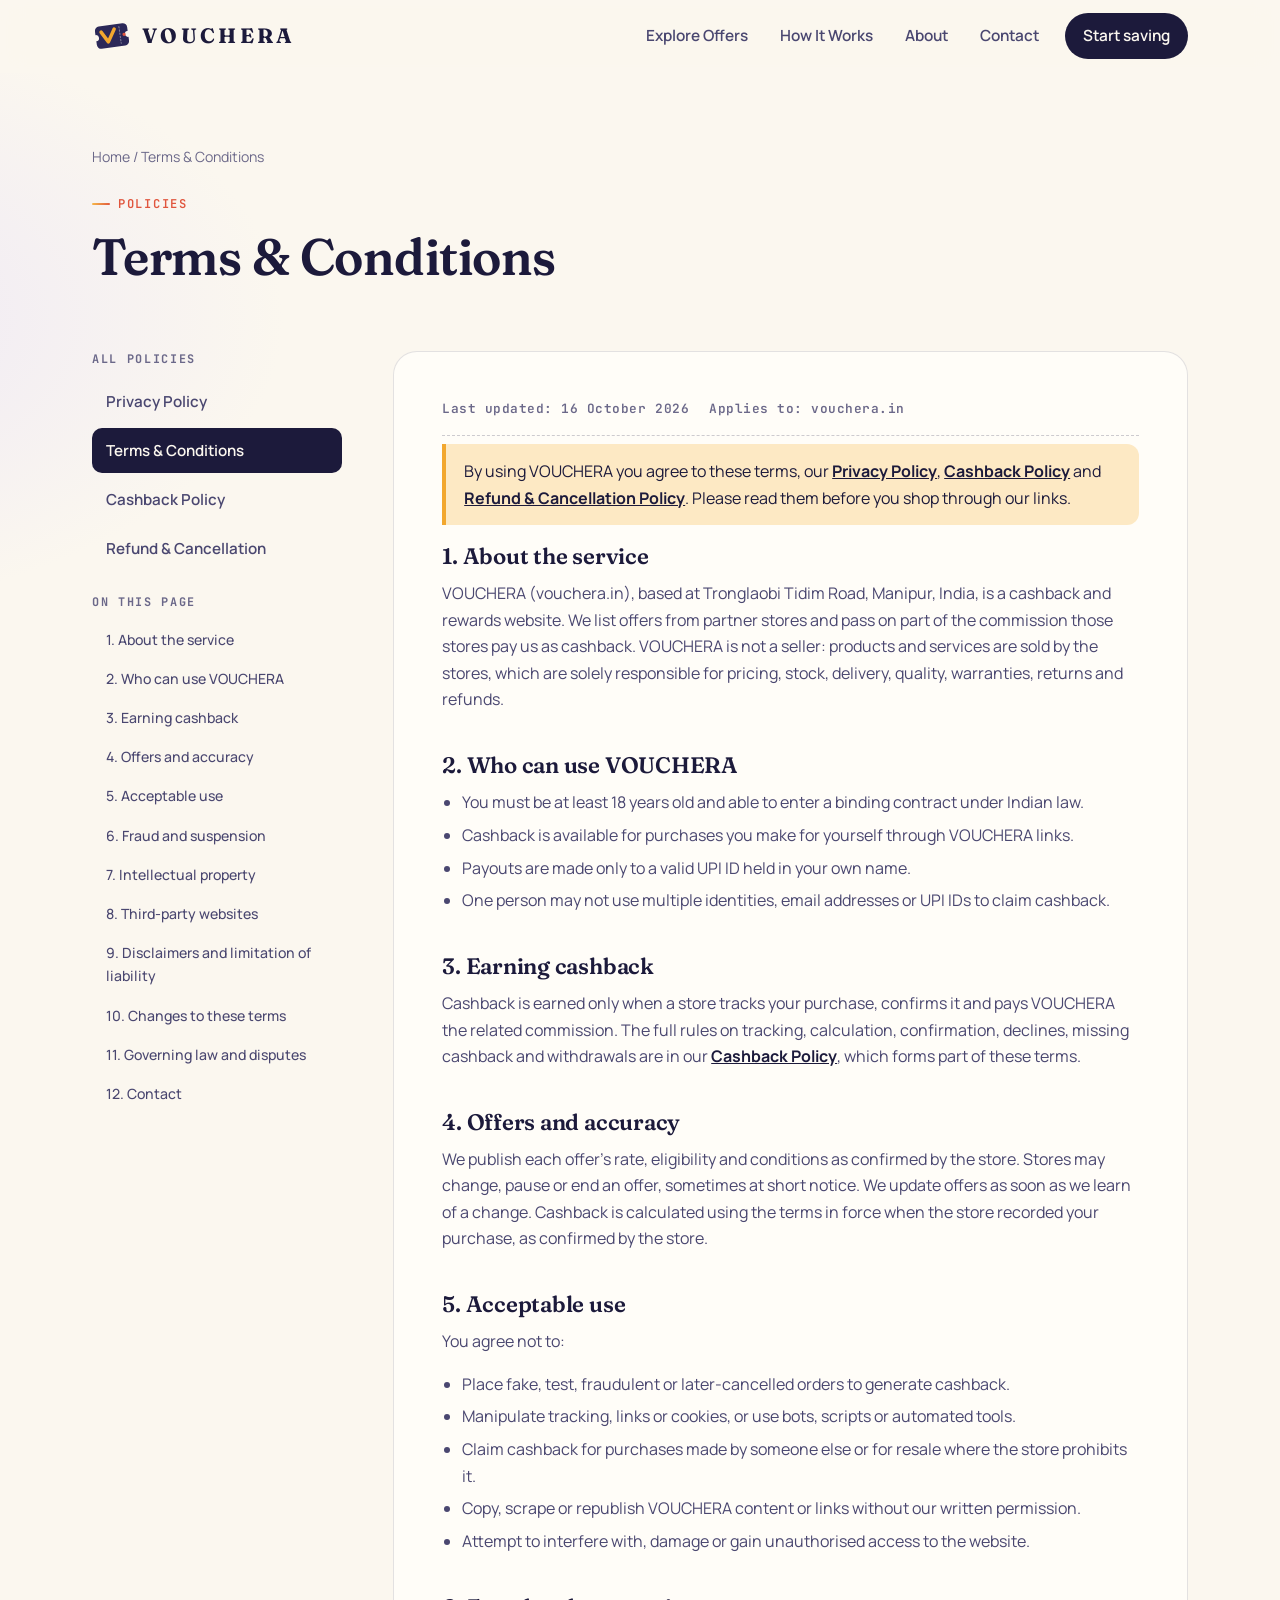
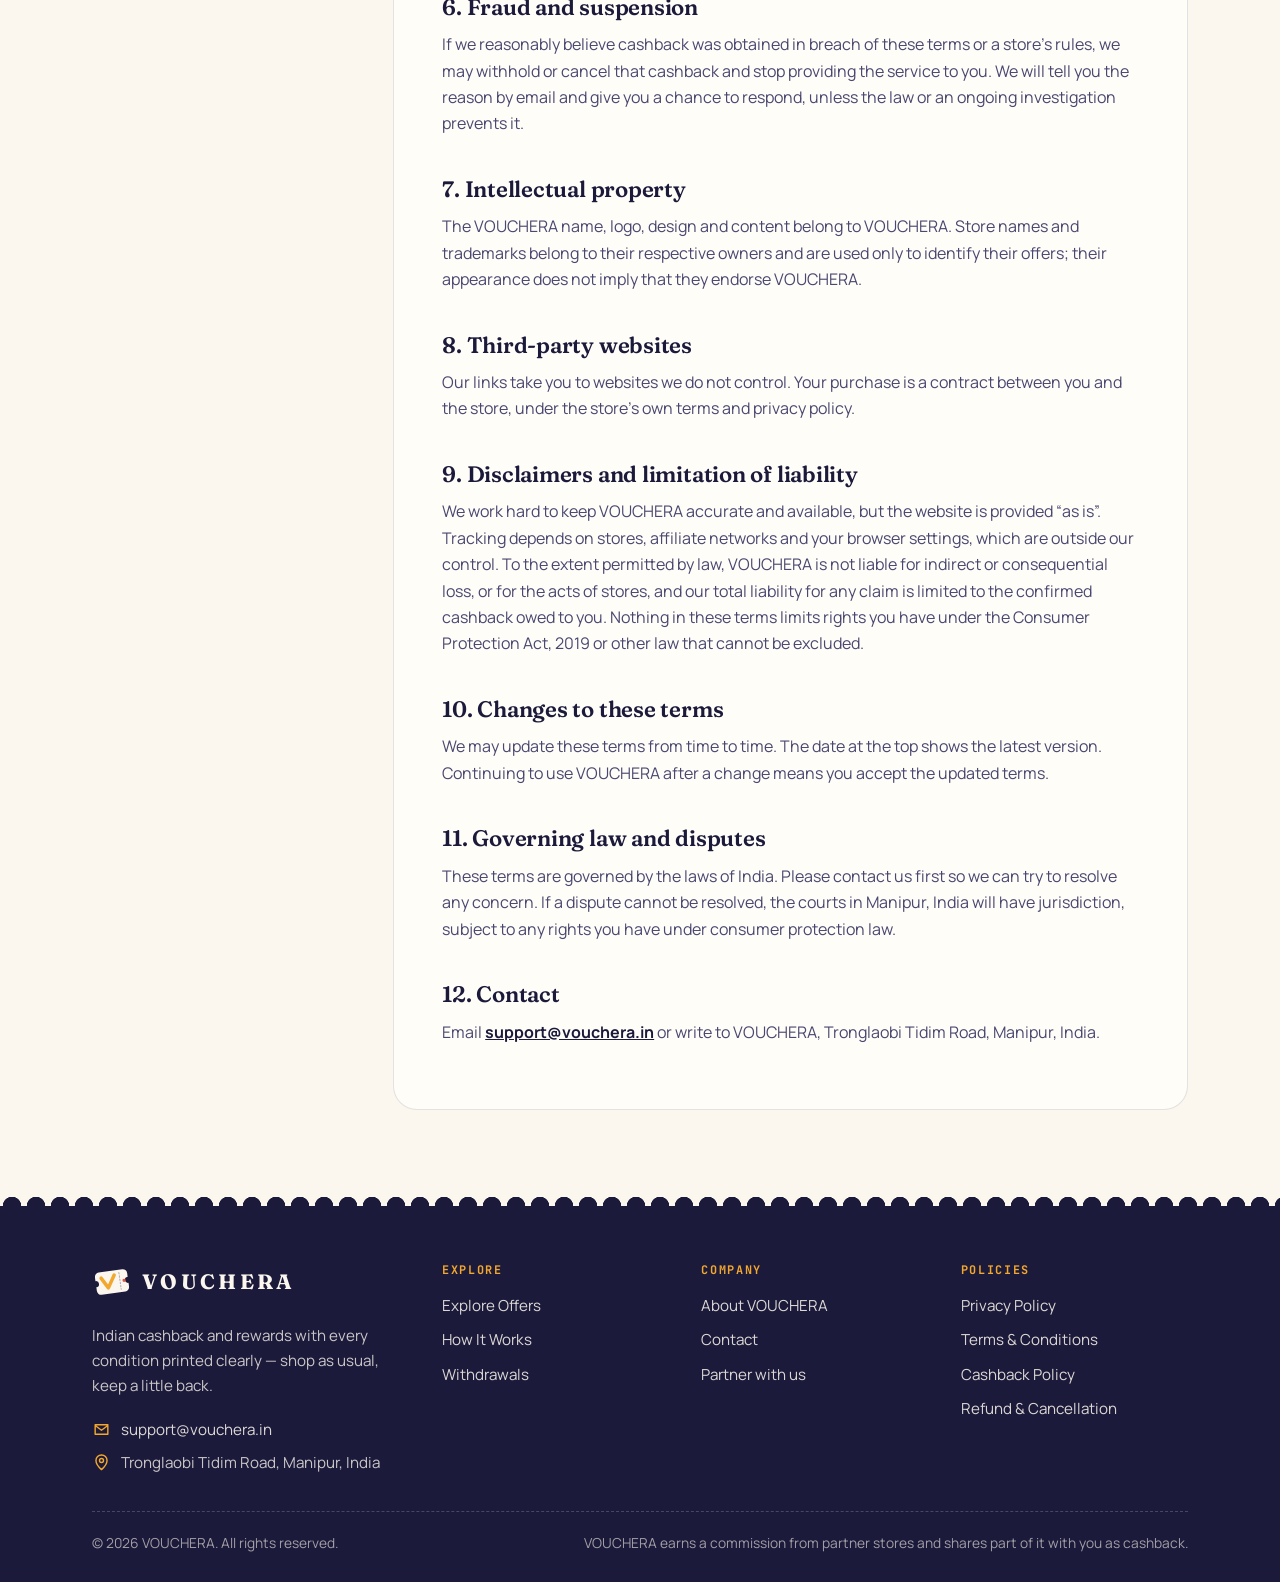
<file: terms.html>
<!doctype html>
<html lang="en-IN">
<head>
<meta charset="utf-8">
<meta name="viewport" content="width=device-width, initial-scale=1">
<title>Terms &amp; Conditions — VOUCHERA</title>
<meta name="description" content="The terms that apply when you use VOUCHERA, the Indian cashback and rewards website.">
<meta name="robots" content="index, follow, max-image-preview:large">
<link rel="canonical" href="https://vouchera.in/terms.html">
<meta name="theme-color" content="#1C1A3B">
<meta name="color-scheme" content="light">
<meta name="format-detection" content="telephone=no">
<link rel="icon" href="favicon.ico" sizes="32x32">
<link rel="icon" href="assets/img/favicon.svg" type="image/svg+xml">
<link rel="apple-touch-icon" href="assets/img/apple-touch-icon.png">
<link rel="manifest" href="site.webmanifest">
<meta property="og:type" content="website">
<meta property="og:site_name" content="VOUCHERA">
<meta property="og:locale" content="en_IN">
<meta property="og:title" content="Terms &amp; Conditions — VOUCHERA">
<meta property="og:description" content="The terms that apply when you use VOUCHERA, the Indian cashback and rewards website.">
<meta property="og:url" content="https://vouchera.in/terms.html">
<meta property="og:image" content="https://vouchera.in/assets/img/og-image.png">
<meta property="og:image:width" content="1200">
<meta property="og:image:height" content="630">
<meta property="og:image:alt" content="VOUCHERA — cashback and rewards, clearly stamped">
<meta name="twitter:card" content="summary_large_image">
<meta name="twitter:title" content="Terms &amp; Conditions — VOUCHERA">
<meta name="twitter:description" content="The terms that apply when you use VOUCHERA, the Indian cashback and rewards website.">
<meta name="twitter:image" content="https://vouchera.in/assets/img/og-image.png">
<link rel="preconnect" href="https://fonts.googleapis.com">
<link rel="preconnect" href="https://fonts.gstatic.com" crossorigin>
<link rel="stylesheet" href="https://fonts.googleapis.com/css2?family=Fraunces:ital,opsz,wght@0,9..144,500..700;1,9..144,500..700&amp;family=JetBrains+Mono:wght@500;600;700&amp;family=Manrope:wght@400..800&amp;display=swap">
<link rel="stylesheet" href="assets/css/styles.css">
</head>
<body>
<a class="skip-link" href="#main">Skip to content</a>
<header class="site-header">
  <div class="wrap header-inner">
    <a class="brand" href="index.html" aria-label="VOUCHERA home"><svg class="brand-mark" viewBox="0 0 64 64" aria-hidden="true"><g transform="rotate(-8 32 32)"><path fill="#2B2858" d="M13 14H51A7 7 0 0 1 58 21V27A5 5 0 0 0 58 37V43A7 7 0 0 1 51 50H13A7 7 0 0 1 6 43V37A5 5 0 0 0 6 27V21A7 7 0 0 1 13 14Z"/><path d="M45 18.5V45.5" stroke="#FBF7EF" stroke-opacity=".45" stroke-width="1.6" stroke-dasharray="2.4 2.8" stroke-linecap="round"/><path d="M15.5 23.5L25 40.5L37 21.5" fill="none" stroke="#F2A72E" stroke-width="5.6" stroke-linecap="round" stroke-linejoin="round"/><circle cx="51.5" cy="32" r="2.6" fill="#E0553D"/></g></svg><span class="brand-word">VOUCHERA</span></a>
    <button class="nav-toggle" type="button" aria-expanded="false" aria-controls="main-nav" aria-label="Open menu"><span class="bars"></span></button>
    <nav class="main-nav" id="main-nav" aria-label="Main">
      <ul>
        <li><a href="offers.html">Explore Offers</a></li><li><a href="how-it-works.html">How It Works</a></li><li><a href="about.html">About</a></li><li><a href="contact.html">Contact</a></li><li class="nav-cta"><a href="offers.html">Start saving</a></li>
      </ul>
    </nav>
  </div>
</header>
<main id="main">
  <section class="page-hero">
    <div class="wrap">
      <nav class="crumbs" aria-label="Breadcrumb"><a href="index.html">Home</a> / <span>Terms & Conditions</span></nav>
      <span class="eyebrow">Policies</span>
      <h1>Terms & Conditions</h1>
    </div>
  </section>
  <div class="wrap legal-layout">
    <aside class="legal-nav" aria-label="Policies">
      <h2>All policies</h2>
      <ul class="policies"><li><a href="privacy-policy.html">Privacy Policy</a></li><li><a href="terms.html" aria-current="page">Terms & Conditions</a></li><li><a href="cashback-policy.html">Cashback Policy</a></li><li><a href="refund-policy.html">Refund & Cancellation</a></li></ul>
      <div class="toc-block">
        <h2>On this page</h2>
        <ul class="toc"><li><a href="#about-service">1. About the service</a></li><li><a href="#eligibility">2. Who can use VOUCHERA</a></li><li><a href="#earning">3. Earning cashback</a></li><li><a href="#offers">4. Offers and accuracy</a></li><li><a href="#conduct">5. Acceptable use</a></li><li><a href="#suspension">6. Fraud and suspension</a></li><li><a href="#ip">7. Intellectual property</a></li><li><a href="#third-party">8. Third-party websites</a></li><li><a href="#liability">9. Disclaimers and limitation of liability</a></li><li><a href="#changes">10. Changes to these terms</a></li><li><a href="#law">11. Governing law and disputes</a></li><li><a href="#contact">12. Contact</a></li></ul>
      </div>
    </aside>
    <article class="legal-body">
      <div class="legal-meta"><span>Last updated: <time datetime="2026-10-16">16 October 2026</time></span><span>Applies to: vouchera.in</span></div>
<div class="callout"><p>By using VOUCHERA you agree to these terms, our <a href="privacy-policy.html">Privacy Policy</a>, <a href="cashback-policy.html">Cashback Policy</a> and <a href="refund-policy.html">Refund &amp; Cancellation Policy</a>. Please read them before you shop through our links.</p></div>

<h2 id="about-service">1. About the service</h2>
<p>VOUCHERA (vouchera.in), based at Tronglaobi Tidim Road, Manipur, India, is a cashback and rewards website. We list offers from partner stores and pass on part of the commission those stores pay us as cashback. VOUCHERA is not a seller: products and services are sold by the stores, which are solely responsible for pricing, stock, delivery, quality, warranties, returns and refunds.</p>

<h2 id="eligibility">2. Who can use VOUCHERA</h2>
<ul>
  <li>You must be at least 18 years old and able to enter a binding contract under Indian law.</li>
  <li>Cashback is available for purchases you make for yourself through VOUCHERA links.</li>
  <li>Payouts are made only to a valid UPI ID held in your own name.</li>
  <li>One person may not use multiple identities, email addresses or UPI IDs to claim cashback.</li>
</ul>

<h2 id="earning">3. Earning cashback</h2>
<p>Cashback is earned only when a store tracks your purchase, confirms it and pays VOUCHERA the related commission. The full rules on tracking, calculation, confirmation, declines, missing cashback and withdrawals are in our <a href="cashback-policy.html">Cashback Policy</a>, which forms part of these terms.</p>

<h2 id="offers">4. Offers and accuracy</h2>
<p>We publish each offer’s rate, eligibility and conditions as confirmed by the store. Stores may change, pause or end an offer, sometimes at short notice. We update offers as soon as we learn of a change. Cashback is calculated using the terms in force when the store recorded your purchase, as confirmed by the store.</p>

<h2 id="conduct">5. Acceptable use</h2>
<p>You agree not to:</p>
<ul>
  <li>Place fake, test, fraudulent or later-cancelled orders to generate cashback.</li>
  <li>Manipulate tracking, links or cookies, or use bots, scripts or automated tools.</li>
  <li>Claim cashback for purchases made by someone else or for resale where the store prohibits it.</li>
  <li>Copy, scrape or republish VOUCHERA content or links without our written permission.</li>
  <li>Attempt to interfere with, damage or gain unauthorised access to the website.</li>
</ul>

<h2 id="suspension">6. Fraud and suspension</h2>
<p>If we reasonably believe cashback was obtained in breach of these terms or a store’s rules, we may withhold or cancel that cashback and stop providing the service to you. We will tell you the reason by email and give you a chance to respond, unless the law or an ongoing investigation prevents it.</p>

<h2 id="ip">7. Intellectual property</h2>
<p>The VOUCHERA name, logo, design and content belong to VOUCHERA. Store names and trademarks belong to their respective owners and are used only to identify their offers; their appearance does not imply that they endorse VOUCHERA.</p>

<h2 id="third-party">8. Third-party websites</h2>
<p>Our links take you to websites we do not control. Your purchase is a contract between you and the store, under the store’s own terms and privacy policy.</p>

<h2 id="liability">9. Disclaimers and limitation of liability</h2>
<p>We work hard to keep VOUCHERA accurate and available, but the website is provided “as is”. Tracking depends on stores, affiliate networks and your browser settings, which are outside our control. To the extent permitted by law, VOUCHERA is not liable for indirect or consequential loss, or for the acts of stores, and our total liability for any claim is limited to the confirmed cashback owed to you. Nothing in these terms limits rights you have under the Consumer Protection Act, 2019 or other law that cannot be excluded.</p>

<h2 id="changes">10. Changes to these terms</h2>
<p>We may update these terms from time to time. The date at the top shows the latest version. Continuing to use VOUCHERA after a change means you accept the updated terms.</p>

<h2 id="law">11. Governing law and disputes</h2>
<p>These terms are governed by the laws of India. Please contact us first so we can try to resolve any concern. If a dispute cannot be resolved, the courts in Manipur, India will have jurisdiction, subject to any rights you have under consumer protection law.</p>

<h2 id="contact">12. Contact</h2>
<p>Email <a href="mailto:support@vouchera.in">support@vouchera.in</a> or write to VOUCHERA, Tronglaobi Tidim Road, Manipur, India.</p>

    </article>
  </div>
</main>
<footer class="site-footer">
  <div class="wrap">
    <div class="footer-grid">
      <div class="footer-brand">
        <a class="brand" href="index.html" aria-label="VOUCHERA home"><svg class="brand-mark" viewBox="0 0 64 64" aria-hidden="true"><g transform="rotate(-8 32 32)"><path fill="#FBF7EF" d="M13 14H51A7 7 0 0 1 58 21V27A5 5 0 0 0 58 37V43A7 7 0 0 1 51 50H13A7 7 0 0 1 6 43V37A5 5 0 0 0 6 27V21A7 7 0 0 1 13 14Z"/><path d="M45 18.5V45.5" stroke="#1C1A3B" stroke-opacity=".35" stroke-width="1.6" stroke-dasharray="2.4 2.8" stroke-linecap="round"/><path d="M15.5 23.5L25 40.5L37 21.5" fill="none" stroke="#F2A72E" stroke-width="5.6" stroke-linecap="round" stroke-linejoin="round"/><circle cx="51.5" cy="32" r="2.6" fill="#E0553D"/></g></svg><span class="brand-word">VOUCHERA</span></a>
        <p>Indian cashback and rewards with every condition printed clearly — shop as usual, keep a little back.</p>
        <ul class="footer-contact">
          <li><svg class="icon" viewBox="0 0 24 24" fill="none" stroke="currentColor" stroke-width="1.8" stroke-linecap="round" stroke-linejoin="round" aria-hidden="true"><path d="M4 6h16v12H4zM4 7l8 6 8-6"/></svg><a href="mailto:support@vouchera.in">support@vouchera.in</a></li>
          <li><svg class="icon" viewBox="0 0 24 24" fill="none" stroke="currentColor" stroke-width="1.8" stroke-linecap="round" stroke-linejoin="round" aria-hidden="true"><path d="M12 21s-7-6.2-7-11.5A7 7 0 0 1 19 9.5C19 14.8 12 21 12 21ZM12 12a2.5 2.5 0 1 0 0-5 2.5 2.5 0 0 0 0 5Z"/></svg><span>Tronglaobi Tidim Road, Manipur, India</span></li>
        </ul>
      </div>
      <div>
        <h2>Explore</h2>
        <ul><li><a href="offers.html">Explore Offers</a></li><li><a href="how-it-works.html">How It Works</a></li><li><a href="cashback-policy.html#withdrawals">Withdrawals</a></li></ul>
      </div>
      <div>
        <h2>Company</h2>
        <ul><li><a href="about.html">About VOUCHERA</a></li><li><a href="contact.html">Contact</a></li><li><a href="contact.html?topic=partnership">Partner with us</a></li></ul>
      </div>
      <div>
        <h2>Policies</h2>
        <ul><li><a href="privacy-policy.html">Privacy Policy</a></li><li><a href="terms.html">Terms & Conditions</a></li><li><a href="cashback-policy.html">Cashback Policy</a></li><li><a href="refund-policy.html">Refund & Cancellation</a></li></ul>
      </div>
    </div>
    <div class="footer-base">
      <p>© <span id="year">2026</span> VOUCHERA. All rights reserved.</p>
      <p>VOUCHERA earns a commission from partner stores and shares part of it with you as cashback.</p>
    </div>
  </div>
</footer>
<script src="assets/js/main.js" defer></script>
</body>
</html>
</file>
<file: assets/css/styles.css>
/* ==========================================================================
   VOUCHERA — stylesheet
   Ink & Marigold: deep indigo ink, warm paper, marigold-to-vermilion stamps.
   ========================================================================== */

:root {
  --ink: #1c1a3b;
  --ink-2: #2b2858;
  --ink-soft: #4a4770;
  --muted: #6b6889;
  --paper: #fbf7ef;
  --paper-2: #f5eedf;
  --card: #fffdf8;
  --marigold: #f2a72e;
  --marigold-soft: #fde9c4;
  --vermilion: #e0553d;
  --jade: #1f8a74;
  --jade-soft: #d9efe8;
  --lilac: #ebe5f7;
  --line: rgba(28, 26, 59, 0.12);
  --line-strong: rgba(28, 26, 59, 0.22);
  --stamp: linear-gradient(135deg, #f7bc4a 0%, #e0553d 100%);
  --ink-grad: linear-gradient(140deg, #2b2858 0%, #1c1a3b 70%);

  --f-display: "Fraunces", Georgia, "Times New Roman", serif;
  --f-body: "Manrope", system-ui, -apple-system, "Segoe UI", Roboto, sans-serif;
  --f-mono: "JetBrains Mono", ui-monospace, "SFMono-Regular", Menlo, monospace;

  --r-sm: 10px;
  --r-md: 16px;
  --r-lg: 24px;
  --shadow: 0 1px 2px rgba(28, 26, 59, 0.06), 0 10px 30px -12px rgba(28, 26, 59, 0.22);
  --wrap: 1160px;
  --gutter: clamp(16px, 4vw, 32px);
}

*,
*::before,
*::after { box-sizing: border-box; }

html { -webkit-text-size-adjust: 100%; scroll-behavior: smooth; }
@media (prefers-reduced-motion: reduce) {
  html { scroll-behavior: auto; }
  *, *::before, *::after { animation: none !important; transition: none !important; }
}

body {
  margin: 0;
  font-family: var(--f-body);
  font-size: 1rem;
  line-height: 1.65;
  color: var(--ink);
  background-color: var(--paper);
  background-image:
    radial-gradient(1200px 500px at 110% -10%, rgba(242, 167, 46, 0.13), transparent 60%),
    radial-gradient(900px 500px at -20% 10%, rgba(235, 229, 247, 0.9), transparent 60%);
  background-repeat: no-repeat;
  -webkit-font-smoothing: antialiased;
  overflow-x: hidden;
}

img, svg { display: block; max-width: 100%; }
a { color: inherit; }
p { margin: 0 0 1em; }
h1, h2, h3, h4 {
  font-family: var(--f-display);
  font-weight: 600;
  line-height: 1.12;
  letter-spacing: -0.01em;
  margin: 0 0 0.5em;
  font-variation-settings: "SOFT" 50, "WONK" 0;
}
h1 { font-size: clamp(2.2rem, 5.2vw, 3.9rem); }
h2 { font-size: clamp(1.7rem, 3.4vw, 2.5rem); }
h3 { font-size: 1.22rem; }
h1 em, h2 em {
  font-style: italic;
  background: var(--stamp);
  -webkit-background-clip: text;
  background-clip: text;
  color: transparent;
  padding-right: 0.06em;
}
strong { font-weight: 700; }
::selection { background: var(--marigold-soft); color: var(--ink); }

:focus-visible {
  outline: 3px solid var(--marigold);
  outline-offset: 3px;
  border-radius: 6px;
}

.wrap { width: 100%; max-width: var(--wrap); margin: 0 auto; padding: 0 var(--gutter); }
.sr-only {
  position: absolute; width: 1px; height: 1px; padding: 0; margin: -1px;
  overflow: hidden; clip: rect(0, 0, 0, 0); white-space: nowrap; border: 0;
}
.skip-link {
  position: absolute; left: 12px; top: -60px; z-index: 100;
  background: var(--ink); color: var(--paper); padding: 10px 16px; border-radius: 8px;
  text-decoration: none; font-weight: 700;
}
.skip-link:focus { top: 12px; }

/* ---------- Icons ---------- */
.icon { width: 1.25em; height: 1.25em; flex: none; }
.icon-lg { width: 28px; height: 28px; }

/* ---------- Buttons ---------- */
.btn {
  display: inline-flex; align-items: center; justify-content: center; gap: 0.5em;
  min-height: 48px; padding: 0.7em 1.35em;
  font: 700 0.98rem/1 var(--f-body);
  border-radius: 999px; border: 1.5px solid transparent;
  text-decoration: none; cursor: pointer;
  transition: transform 0.18s ease, box-shadow 0.18s ease, background-color 0.18s ease, color 0.18s ease;
}
.btn:hover { transform: translateY(-2px); }
.btn:active { transform: translateY(0); }
.btn-primary { background: var(--ink); color: var(--paper); box-shadow: 0 10px 24px -12px rgba(28, 26, 59, 0.7); }
.btn-primary:hover { background: var(--ink-2); }
.btn-stamp { background: var(--stamp); color: #2a1306; box-shadow: 0 10px 24px -12px rgba(224, 85, 61, 0.8); }
.btn-ghost { background: transparent; color: var(--ink); border-color: var(--line-strong); }
.btn-ghost:hover { background: var(--card); border-color: var(--ink); }
.btn-light { background: var(--paper); color: var(--ink); }
.btn-sm { min-height: 40px; padding: 0.55em 1.05em; font-size: 0.9rem; }
.btn[disabled] { opacity: 0.55; cursor: not-allowed; transform: none; }

.text-link {
  font-weight: 700; color: var(--ink); text-decoration: none;
  background-image: linear-gradient(var(--marigold), var(--marigold));
  background-size: 100% 2px; background-position: 0 100%; background-repeat: no-repeat;
  padding-bottom: 1px; transition: background-size 0.2s ease;
}
.text-link:hover { background-size: 100% 100%; }

/* ---------- Header ---------- */
.site-header {
  position: sticky; top: 0; z-index: 50;
  background: rgba(251, 247, 239, 0.86);
  -webkit-backdrop-filter: saturate(160%) blur(12px);
  backdrop-filter: saturate(160%) blur(12px);
  border-bottom: 1px solid transparent;
  transition: border-color 0.2s ease, box-shadow 0.2s ease;
}
.site-header.is-scrolled { border-bottom-color: var(--line); box-shadow: 0 8px 24px -20px rgba(28, 26, 59, 0.5); }
.header-inner { display: flex; align-items: center; justify-content: space-between; gap: 16px; min-height: 72px; }
.brand { display: inline-flex; align-items: center; gap: 10px; text-decoration: none; color: var(--ink); }
.brand-mark { width: 40px; height: 40px; }
.brand-word {
  font-family: var(--f-display); font-weight: 700; font-size: 1.3rem; letter-spacing: 0.16em;
}
.main-nav ul { list-style: none; display: flex; align-items: center; gap: 4px; margin: 0; padding: 0; }
.main-nav a {
  display: inline-block; padding: 10px 14px; border-radius: 999px;
  text-decoration: none; font-weight: 600; font-size: 0.96rem; color: var(--ink-soft);
  transition: background-color 0.15s ease, color 0.15s ease;
}
.main-nav a:hover { color: var(--ink); background: rgba(28, 26, 59, 0.05); }
.main-nav a[aria-current="page"] { color: var(--ink); background: var(--marigold-soft); }
.main-nav .nav-cta { margin-left: 8px; }
.main-nav .nav-cta a { background: var(--ink); color: var(--paper); padding: 10px 18px; }
.main-nav .nav-cta a:hover { background: var(--ink-2); color: var(--paper); }
.nav-toggle {
  display: none; width: 46px; height: 46px; border-radius: 12px;
  border: 1.5px solid var(--line-strong); background: var(--card); color: var(--ink);
  align-items: center; justify-content: center; cursor: pointer;
}
.nav-toggle .bars, .nav-toggle .bars::before, .nav-toggle .bars::after {
  display: block; width: 20px; height: 2px; background: currentColor; border-radius: 2px;
  position: relative; transition: transform 0.2s ease, background-color 0.2s ease;
}
.nav-toggle .bars::before, .nav-toggle .bars::after { content: ""; position: absolute; left: 0; }
.nav-toggle .bars::before { top: -6px; }
.nav-toggle .bars::after { top: 6px; }
.nav-toggle[aria-expanded="true"] .bars { background: transparent; }
.nav-toggle[aria-expanded="true"] .bars::before { transform: translateY(6px) rotate(45deg); }
.nav-toggle[aria-expanded="true"] .bars::after { transform: translateY(-6px) rotate(-45deg); }

@media (max-width: 900px) {
  .nav-toggle { display: inline-flex; }
  .main-nav {
    position: absolute; left: 0; right: 0; top: 100%;
    background: var(--paper); border-bottom: 1px solid var(--line);
    box-shadow: 0 24px 40px -24px rgba(28, 26, 59, 0.45);
    display: none;
  }
  .main-nav.is-open { display: block; }
  .main-nav ul { flex-direction: column; align-items: stretch; padding: 10px var(--gutter) 20px; gap: 2px; }
  .main-nav a { display: block; padding: 14px 16px; border-radius: 12px; font-size: 1.05rem; }
  .main-nav .nav-cta { margin: 8px 0 0; }
  .main-nav .nav-cta a { text-align: center; }
}

/* ---------- Sections ---------- */
.section { padding: clamp(56px, 8vw, 96px) 0; }
.section-tight { padding: clamp(40px, 6vw, 64px) 0; }
.section-head { max-width: 680px; margin-bottom: clamp(28px, 4vw, 44px); }
.section-head.center { margin-left: auto; margin-right: auto; text-align: center; }
.section-head p { color: var(--ink-soft); font-size: 1.08rem; }
.eyebrow {
  display: inline-flex; align-items: center; gap: 8px;
  font-family: var(--f-mono); font-size: 0.76rem; font-weight: 600;
  letter-spacing: 0.14em; text-transform: uppercase; color: var(--vermilion);
  margin-bottom: 14px;
}
.eyebrow::before { content: ""; width: 18px; height: 2px; background: var(--stamp); border-radius: 2px; }
.lead { font-size: clamp(1.06rem, 1.6vw, 1.2rem); color: var(--ink-soft); max-width: 60ch; }

/* ---------- Hero ---------- */
.hero { padding: clamp(36px, 6vw, 72px) 0 clamp(56px, 8vw, 96px); }
.hero-grid { display: grid; grid-template-columns: 1.08fr 0.92fr; gap: clamp(32px, 5vw, 64px); align-items: center; }
.hero h1 { margin-bottom: 0.4em; }
.hero-actions { display: flex; flex-wrap: wrap; gap: 12px; margin: 28px 0 32px; }
.fact-row { display: flex; flex-wrap: wrap; gap: 10px; padding: 0; margin: 0; list-style: none; }
.fact-row li {
  display: inline-flex; align-items: center; gap: 8px;
  padding: 8px 14px; border-radius: 999px; background: var(--card);
  border: 1px solid var(--line); font-size: 0.9rem; font-weight: 600; color: var(--ink-soft);
}
.fact-row .icon { color: var(--jade); }

@media (max-width: 900px) {
  .hero-grid { grid-template-columns: 1fr; }
}

/* Hero illustration: a stack of vouchers with the reward journey */
.ticket-stack { position: relative; padding: 24px 8px 24px 24px; max-width: 470px; margin: 0 auto; width: 100%; }
.ticket-stack::before, .ticket-stack::after {
  content: ""; position: absolute; inset: 24px 8px 24px 24px; border-radius: var(--r-lg);
}
.ticket-stack::before { background: var(--marigold-soft); transform: rotate(6deg) translate(10px, 6px); }
.ticket-stack::after { background: var(--lilac); transform: rotate(-4deg) translate(-8px, 10px); }
.journey-ticket {
  position: relative; z-index: 1; color: var(--paper);
  background: var(--ink-grad); border-radius: var(--r-lg);
  padding: 26px 26px 22px;
  -webkit-mask:
    radial-gradient(circle at 0 62%, #0000 14px, #000 14.5px) left / 51% 100% no-repeat,
    radial-gradient(circle at 100% 62%, #0000 14px, #000 14.5px) right / 51% 100% no-repeat;
  mask:
    radial-gradient(circle at 0 62%, #0000 14px, #000 14.5px) left / 51% 100% no-repeat,
    radial-gradient(circle at 100% 62%, #0000 14px, #000 14.5px) right / 51% 100% no-repeat;
}
.journey-head { display: flex; justify-content: space-between; align-items: flex-start; gap: 12px; }
.journey-head small { font-family: var(--f-mono); font-size: 0.72rem; letter-spacing: 0.16em; text-transform: uppercase; opacity: 0.7; }
.journey-title { font-family: var(--f-display); font-size: 1.55rem; line-height: 1.2; margin: 6px 0 0; }
.journey-seal {
  flex: none; width: 74px; height: 74px; border-radius: 50%;
  display: grid; place-items: center; text-align: center;
  background: var(--stamp); color: #2a1306;
  font: 800 0.62rem/1.15 var(--f-mono); letter-spacing: 0.08em; text-transform: uppercase;
  transform: rotate(12deg);
  box-shadow: inset 0 0 0 4px rgba(255, 255, 255, 0.35);
}
.journey-perf { border-top: 2px dashed rgba(251, 247, 239, 0.28); margin: 28px -26px 22px; }
.journey-steps { list-style: none; margin: 0; padding: 0; display: grid; gap: 12px; }
.journey-steps li { display: grid; grid-template-columns: 34px 1fr; gap: 12px; align-items: center; }
.journey-steps .dot {
  width: 34px; height: 34px; border-radius: 50%; display: grid; place-items: center;
  border: 1.5px solid rgba(251, 247, 239, 0.35); font: 700 0.8rem var(--f-mono);
}
.journey-steps li:last-child .dot { background: var(--marigold); border-color: var(--marigold); color: var(--ink); }
.journey-steps b { display: block; font-weight: 700; }
.journey-steps span { font-size: 0.86rem; opacity: 0.75; }

/* ---------- Voucher card (shared shape) ---------- */
.voucher {
  --cut: 72%;
  position: relative;
  display: grid; grid-template-columns: var(--cut) 1fr;
  background: var(--card);
  border-radius: var(--r-md);
  -webkit-mask:
    radial-gradient(circle at var(--cut) 0, #0000 11px, #000 11.5px) top / 100% 51% no-repeat,
    radial-gradient(circle at var(--cut) 100%, #0000 11px, #000 11.5px) bottom / 100% 51% no-repeat;
  mask:
    radial-gradient(circle at var(--cut) 0, #0000 11px, #000 11.5px) top / 100% 51% no-repeat,
    radial-gradient(circle at var(--cut) 100%, #0000 11px, #000 11.5px) bottom / 100% 51% no-repeat;
}
.voucher-shadow { filter: drop-shadow(0 1px 1px rgba(28, 26, 59, 0.08)) drop-shadow(0 12px 22px rgba(28, 26, 59, 0.12)); }
.voucher-main { padding: 22px 22px 20px; min-width: 0; }
.voucher-stub {
  position: relative; padding: 22px 16px; display: flex; flex-direction: column;
  align-items: center; justify-content: center; text-align: center; gap: 6px;
  background: linear-gradient(160deg, var(--marigold-soft), #fbd9a8);
}
.voucher-stub::before {
  content: ""; position: absolute; left: 0; top: 14px; bottom: 14px;
  border-left: 2px dashed rgba(28, 26, 59, 0.25);
}

/* ---------- Step cards ---------- */
.steps { display: grid; grid-template-columns: repeat(4, 1fr); gap: 18px; counter-reset: step; list-style: none; padding: 0; margin: 0; }
.step {
  position: relative; background: var(--card); border: 1px solid var(--line);
  border-radius: var(--r-md); padding: 26px 22px 22px;
}
.step-no {
  font: 600 0.74rem var(--f-mono); letter-spacing: 0.14em; color: var(--muted);
  display: flex; align-items: center; justify-content: space-between; margin-bottom: 18px;
}
.step-icon {
  width: 52px; height: 52px; border-radius: 14px; display: grid; place-items: center;
  background: var(--ink); color: var(--marigold); margin-bottom: 16px;
}
.step:nth-child(2) .step-icon { background: var(--marigold); color: var(--ink); }
.step:nth-child(3) .step-icon { background: var(--jade); color: var(--paper); }
.step:nth-child(4) .step-icon { background: var(--vermilion); color: var(--paper); }
.step p { color: var(--ink-soft); margin: 0; font-size: 0.97rem; }
@media (max-width: 980px) { .steps { grid-template-columns: repeat(2, 1fr); } }
@media (max-width: 560px) { .steps { grid-template-columns: 1fr; } }

/* ---------- Category tiles ---------- */
.cat-grid { display: grid; grid-template-columns: repeat(4, 1fr); gap: 14px; }
.cat-tile {
  display: flex; align-items: center; gap: 14px; padding: 18px;
  background: var(--card); border: 1px solid var(--line); border-radius: var(--r-md);
  text-decoration: none; color: var(--ink); font-weight: 700;
  transition: transform 0.18s ease, border-color 0.18s ease, box-shadow 0.18s ease;
}
.cat-tile:hover { transform: translateY(-3px); border-color: var(--ink); box-shadow: var(--shadow); }
.cat-tile .cat-ico {
  flex: none; width: 46px; height: 46px; border-radius: 12px; display: grid; place-items: center;
  background: var(--lilac); color: var(--ink-2);
}
.cat-tile:nth-child(4n+2) .cat-ico { background: var(--marigold-soft); color: #8a4b06; }
.cat-tile:nth-child(4n+3) .cat-ico { background: var(--jade-soft); color: var(--jade); }
.cat-tile:nth-child(4n+4) .cat-ico { background: #fbe0d9; color: var(--vermilion); }
.cat-tile small { display: block; font-weight: 500; color: var(--muted); font-size: 0.84rem; }
@media (max-width: 980px) { .cat-grid { grid-template-columns: repeat(2, 1fr); } }
@media (max-width: 480px) { .cat-grid { grid-template-columns: 1fr; } }

/* ---------- Split / feature blocks ---------- */
.split { display: grid; grid-template-columns: 1fr 1fr; gap: clamp(28px, 5vw, 64px); align-items: center; }
@media (max-width: 900px) { .split { grid-template-columns: 1fr; } }
.check-list { list-style: none; margin: 0; padding: 0; display: grid; gap: 14px; }
.check-list li { display: grid; grid-template-columns: 28px 1fr; gap: 12px; align-items: start; }
.check-list .tick {
  width: 28px; height: 28px; border-radius: 50%; display: grid; place-items: center;
  background: var(--jade-soft); color: var(--jade); margin-top: 1px;
}
.check-list .tick .icon { width: 16px; height: 16px; }
.check-list b { display: block; }
.check-list span { color: var(--ink-soft); font-size: 0.97rem; }

/* Anatomy diagram (explains each part of an offer card) */
.anatomy { position: relative; }
.anatomy .voucher { --cut: 68%; }
.anatomy-store { display: flex; align-items: center; gap: 12px; margin-bottom: 14px; }
.anatomy-logo {
  width: 46px; height: 46px; border-radius: 12px; background: var(--lilac);
  display: grid; place-items: center; color: var(--ink-2);
}
.label-chip {
  display: inline-flex; align-items: center; gap: 6px;
  font: 600 0.7rem var(--f-mono); letter-spacing: 0.08em; text-transform: uppercase;
  padding: 5px 9px; border-radius: 6px; background: var(--ink); color: var(--paper);
}
.label-chip i { font-style: normal; color: var(--marigold); }
.anatomy-rows { display: grid; gap: 10px; margin-top: 14px; }
.anatomy-row { display: flex; flex-wrap: wrap; gap: 8px; align-items: center; color: var(--ink-soft); font-size: 0.9rem; }
.anatomy-bar { height: 10px; border-radius: 6px; background: var(--paper-2); flex: 1 1 120px; }
.anatomy .voucher-stub .label-chip { background: var(--card); color: var(--ink); }
.anatomy-legend { list-style: none; padding: 0; margin: 22px 0 0; display: grid; gap: 10px; counter-reset: legend; }
.anatomy-legend li { display: grid; grid-template-columns: 28px 1fr; gap: 12px; font-size: 0.95rem; color: var(--ink-soft); }
.anatomy-legend li::before {
  counter-increment: legend; content: counter(legend);
  width: 26px; height: 26px; border-radius: 50%; display: grid; place-items: center;
  background: var(--marigold); color: var(--ink); font: 700 0.78rem var(--f-mono);
}
.anatomy-legend b { color: var(--ink); }

/* ---------- Offers ---------- */
.offers-toolbar {
  display: grid; grid-template-columns: minmax(0, 1fr); gap: 14px;
  background: var(--card); border: 1px solid var(--line); border-radius: var(--r-lg);
  padding: 16px; margin-bottom: 26px;
}
.search-field { position: relative; }
.search-field .icon { position: absolute; left: 16px; top: 50%; transform: translateY(-50%); color: var(--muted); }
.search-field input { padding-left: 46px; }
.chips { display: flex; gap: 8px; overflow-x: auto; padding-bottom: 4px; scrollbar-width: thin; }
.chip {
  flex: none; padding: 9px 15px; border-radius: 999px; border: 1.5px solid var(--line-strong);
  background: transparent; color: var(--ink-soft); font: 600 0.9rem var(--f-body); cursor: pointer;
  transition: background-color 0.15s ease, color 0.15s ease, border-color 0.15s ease;
}
.chip:hover { border-color: var(--ink); color: var(--ink); }
.chip[aria-pressed="true"] { background: var(--ink); border-color: var(--ink); color: var(--paper); }

.offer-grid { display: grid; grid-template-columns: repeat(2, 1fr); gap: 22px; }
@media (max-width: 860px) { .offer-grid { grid-template-columns: 1fr; } }
.offer-card .voucher { height: 100%; }
.offer-top { display: flex; align-items: center; gap: 12px; margin-bottom: 10px; }
.offer-logo {
  width: 46px; height: 46px; border-radius: 12px; flex: none; display: grid; place-items: center;
  background: var(--lilac); color: var(--ink-2); font: 700 1.1rem var(--f-display);
}
.offer-store { font-weight: 800; font-size: 1.05rem; line-height: 1.2; }
.offer-cat { font: 600 0.72rem var(--f-mono); letter-spacing: 0.1em; text-transform: uppercase; color: var(--muted); }
.offer-headline { font-family: var(--f-display); font-size: 1.3rem; margin: 6px 0 12px; }
.offer-meta { display: flex; flex-wrap: wrap; gap: 8px; margin-bottom: 12px; }
.meta-pill {
  display: inline-flex; align-items: center; gap: 6px; font-size: 0.82rem; font-weight: 600;
  padding: 5px 10px; border-radius: 8px; background: var(--paper-2); color: var(--ink-soft);
}
.meta-pill .icon { width: 15px; height: 15px; }
.offer-details summary {
  cursor: pointer; font-weight: 700; font-size: 0.92rem; list-style: none;
  display: inline-flex; align-items: center; gap: 6px; color: var(--ink);
}
.offer-details summary::-webkit-details-marker { display: none; }
.offer-details summary::after { content: "+"; font: 700 1rem var(--f-mono); color: var(--vermilion); }
.offer-details[open] summary::after { content: "–"; }
.offer-details h4 { font: 700 0.78rem var(--f-mono); letter-spacing: 0.1em; text-transform: uppercase; margin: 14px 0 6px; color: var(--muted); }
.offer-details ul { margin: 0; padding-left: 1.1em; color: var(--ink-soft); font-size: 0.92rem; }
.offer-rate { font: 700 clamp(1.5rem, 3vw, 1.9rem)/1.05 var(--f-display); color: var(--ink); }
.offer-rate-label { font: 600 0.68rem var(--f-mono); letter-spacing: 0.12em; text-transform: uppercase; color: #8a4b06; }
.offer-stub-note { font-size: 0.74rem; color: var(--ink-soft); }
.voucher-stub .btn { margin-top: 8px; width: 100%; }
@media (max-width: 520px) {
  .offer-card .voucher { --cut: 100%; grid-template-columns: 1fr; -webkit-mask: none; mask: none; }
  .offer-card .voucher-stub::before { left: 14px; right: 14px; top: 0; bottom: auto; border-left: 0; border-top: 2px dashed rgba(28, 26, 59, 0.25); }
}

.empty-state {
  text-align: center; padding: clamp(36px, 6vw, 56px) 24px; border-radius: var(--r-lg);
  border: 2px dashed var(--line-strong); background: rgba(255, 253, 248, 0.6);
}
.empty-state .stamp-badge { margin: 0 auto 18px; }
.empty-state p { color: var(--ink-soft); max-width: 52ch; margin-left: auto; margin-right: auto; }
.stamp-badge {
  width: 84px; height: 84px; border-radius: 50%; display: grid; place-items: center;
  background: var(--stamp); color: #2a1306; transform: rotate(-10deg);
  box-shadow: inset 0 0 0 5px rgba(255, 255, 255, 0.35);
}
.stamp-badge .icon { width: 36px; height: 36px; }

.disclosure {
  display: flex; gap: 12px; align-items: flex-start; padding: 16px 18px; border-radius: var(--r-md);
  background: var(--lilac); color: var(--ink-2); font-size: 0.93rem;
}
.disclosure .icon { margin-top: 3px; }
.disclosure p { margin: 0; }

/* ---------- Panels / cards ---------- */
.card {
  background: var(--card); border: 1px solid var(--line); border-radius: var(--r-lg);
  padding: clamp(22px, 3vw, 32px);
}
.card-ink { background: var(--ink-grad); color: var(--paper); border: 0; }
.card-ink p, .card-ink li { color: rgba(251, 247, 239, 0.82); }
.grid-2 { display: grid; grid-template-columns: repeat(2, 1fr); gap: 20px; }
.grid-3 { display: grid; grid-template-columns: repeat(3, 1fr); gap: 20px; }
@media (max-width: 900px) { .grid-3 { grid-template-columns: 1fr; } }
@media (max-width: 720px) { .grid-2 { grid-template-columns: 1fr; } }
.value-card h3 { display: flex; align-items: center; gap: 10px; }
.value-card h3 .icon { color: var(--vermilion); }
.value-card p { color: var(--ink-soft); margin: 0; }

/* Payout card */
.payout-rules { list-style: none; padding: 0; margin: 0; display: grid; gap: 0; }
.payout-rules li {
  display: flex; justify-content: space-between; gap: 16px; padding: 14px 0;
  border-bottom: 1px dashed rgba(251, 247, 239, 0.22);
}
.payout-rules li:last-child { border-bottom: 0; }
.payout-rules span { opacity: 0.75; }
.payout-rules b { color: var(--marigold); text-align: right; }

/* Status timeline */
.status-track { list-style: none; padding: 0; margin: 0; display: grid; grid-template-columns: repeat(4, 1fr); gap: 0; position: relative; }
.status-track::before {
  content: ""; position: absolute; left: 12.5%; right: 12.5%; top: 27px; height: 2px;
  background: repeating-linear-gradient(90deg, var(--line-strong) 0 8px, transparent 8px 14px);
}
.status-track li { position: relative; text-align: center; padding: 0 10px; }
.status-dot {
  width: 56px; height: 56px; margin: 0 auto 14px; border-radius: 50%; display: grid; place-items: center;
  background: var(--card); border: 2px solid var(--ink); color: var(--ink); position: relative; z-index: 1;
}
.status-track li:nth-child(2) .status-dot { border-color: var(--marigold); color: #8a4b06; }
.status-track li:nth-child(3) .status-dot { border-color: var(--jade); color: var(--jade); }
.status-track li:nth-child(4) .status-dot { background: var(--stamp); border-color: transparent; color: #2a1306; }
.status-track h3 { font-size: 1.08rem; margin-bottom: 0.3em; }
.status-track p { font-size: 0.92rem; color: var(--ink-soft); margin: 0; }
@media (max-width: 760px) {
  .status-track { grid-template-columns: 1fr; gap: 22px; }
  .status-track::before { left: 27px; right: auto; top: 28px; bottom: 28px; width: 2px; height: auto;
    background: repeating-linear-gradient(180deg, var(--line-strong) 0 8px, transparent 8px 14px); }
  .status-track li { display: grid; grid-template-columns: 56px 1fr; gap: 16px; text-align: left; padding: 0; }
  .status-dot { margin: 0; }
}

/* ---------- FAQ ---------- */
.faq { display: grid; gap: 12px; max-width: 820px; }
.faq details {
  background: var(--card); border: 1px solid var(--line); border-radius: var(--r-md);
  padding: 0 20px; transition: border-color 0.15s ease;
}
.faq details[open] { border-color: var(--line-strong); }
.faq summary {
  cursor: pointer; list-style: none; padding: 18px 0; font-weight: 700; font-size: 1.04rem;
  display: flex; justify-content: space-between; align-items: center; gap: 16px;
}
.faq summary::-webkit-details-marker { display: none; }
.faq summary::after {
  content: "+"; flex: none; width: 30px; height: 30px; border-radius: 50%; display: grid; place-items: center;
  background: var(--paper-2); font: 700 1.05rem var(--f-mono); color: var(--vermilion);
}
.faq details[open] summary::after { content: "–"; background: var(--marigold-soft); }
.faq details > div { padding: 0 0 18px; color: var(--ink-soft); }
.faq details > div p:last-child { margin: 0; }

/* ---------- CTA band ---------- */
.cta-band {
  position: relative; overflow: hidden; border-radius: var(--r-lg);
  background: var(--ink-grad); color: var(--paper);
  padding: clamp(32px, 5vw, 56px); display: grid; grid-template-columns: 1fr auto; gap: 24px; align-items: center;
}
.cta-band::after {
  content: ""; position: absolute; right: -80px; top: -80px; width: 260px; height: 260px; border-radius: 50%;
  background: radial-gradient(circle, rgba(242, 167, 46, 0.45), transparent 65%);
  pointer-events: none;
}
.cta-band h2 { margin-bottom: 0.25em; }
.cta-band p { margin: 0; color: rgba(251, 247, 239, 0.8); }
.cta-band .btn { position: relative; z-index: 1; }
@media (max-width: 760px) { .cta-band { grid-template-columns: 1fr; } }

/* ---------- Page hero (inner pages) ---------- */
.page-hero { padding: clamp(40px, 6vw, 72px) 0 clamp(28px, 4vw, 40px); }
.page-hero h1 { font-size: clamp(2rem, 4.6vw, 3.2rem); max-width: 20ch; }
.crumbs { font-size: 0.88rem; color: var(--muted); margin-bottom: 18px; }
.crumbs a { color: var(--muted); text-decoration: none; }
.crumbs a:hover { color: var(--ink); text-decoration: underline; }

/* ---------- Forms ---------- */
.form-grid { display: grid; grid-template-columns: repeat(2, 1fr); gap: 16px; }
.form-grid .full { grid-column: 1 / -1; }
@media (max-width: 600px) { .form-grid { grid-template-columns: 1fr; } }
.field label { display: block; font-weight: 700; font-size: 0.92rem; margin-bottom: 6px; }
.field .hint { font-weight: 500; color: var(--muted); font-size: 0.84rem; }
input, select, textarea {
  width: 100%; font: 500 1rem var(--f-body); color: var(--ink);
  background: var(--paper); border: 1.5px solid var(--line-strong); border-radius: 12px;
  padding: 13px 14px; min-height: 50px;
  transition: border-color 0.15s ease, box-shadow 0.15s ease, background-color 0.15s ease;
}
textarea { min-height: 140px; resize: vertical; line-height: 1.5; }
select {
  -webkit-appearance: none; appearance: none; padding-right: 40px;
  background-image: url("data:image/svg+xml,%3Csvg xmlns='http://www.w3.org/2000/svg' viewBox='0 0 24 24' fill='none' stroke='%231c1a3b' stroke-width='2' stroke-linecap='round' stroke-linejoin='round'%3E%3Cpath d='M6 9l6 6 6-6'/%3E%3C/svg%3E");
  background-repeat: no-repeat; background-position: right 14px center; background-size: 18px;
}
input:focus, select:focus, textarea:focus {
  outline: none; border-color: var(--ink); background: #fff; box-shadow: 0 0 0 4px rgba(242, 167, 46, 0.3);
}
.field.has-error input, .field.has-error select, .field.has-error textarea { border-color: var(--vermilion); }
.field-error { display: none; color: #b8361f; font-size: 0.84rem; font-weight: 600; margin-top: 6px; }
.field.has-error .field-error { display: block; }
.consent { display: grid; grid-template-columns: 22px 1fr; gap: 10px; align-items: start; font-size: 0.92rem; color: var(--ink-soft); }
.consent input { width: 20px; height: 20px; min-height: 0; margin: 3px 0 0; accent-color: var(--ink); }
.form-actions { display: flex; flex-wrap: wrap; gap: 12px; align-items: center; margin-top: 6px; }
.form-note { font-size: 0.86rem; color: var(--muted); margin: 0; }
.form-status {
  display: none; margin-top: 18px; padding: 16px 18px; border-radius: var(--r-md);
  background: var(--jade-soft); color: #11574a; font-size: 0.95rem;
}
.form-status.is-visible { display: block; }
.form-status p { margin: 0 0 10px; }
.form-status pre {
  white-space: pre-wrap; word-break: break-word; font: 500 0.84rem/1.5 var(--f-mono);
  background: #fff; color: var(--ink); padding: 12px; border-radius: 10px; max-height: 240px; overflow: auto; margin: 0 0 10px;
}
[hidden] { display: none !important; }

/* Contact cards */
.contact-card { display: flex; gap: 16px; align-items: flex-start; }
.contact-card .ico {
  flex: none; width: 50px; height: 50px; border-radius: 14px; display: grid; place-items: center;
  background: var(--marigold-soft); color: #8a4b06;
}
.contact-card h3 { font-size: 1.05rem; margin-bottom: 0.2em; }
.contact-card p { margin: 0; color: var(--ink-soft); }
.contact-card a { font-weight: 700; color: var(--ink); word-break: break-word; }
.copy-btn {
  margin-top: 8px; font: 600 0.82rem var(--f-body); color: var(--ink-soft); background: transparent;
  border: 1px solid var(--line-strong); border-radius: 999px; padding: 5px 12px; cursor: pointer;
}
.copy-btn:hover { color: var(--ink); border-color: var(--ink); }

/* ---------- Legal ---------- */
.legal-layout { display: grid; grid-template-columns: 250px minmax(0, 1fr); gap: clamp(28px, 4vw, 56px); align-items: start; }
.legal-nav { position: sticky; top: 96px; }
.legal-nav h2 { font: 700 0.74rem var(--f-mono); letter-spacing: 0.14em; text-transform: uppercase; color: var(--muted); margin-bottom: 12px; }
.legal-nav ul { list-style: none; padding: 0; margin: 0 0 22px; display: grid; gap: 4px; }
.legal-nav a {
  display: block; padding: 10px 14px; border-radius: 10px; text-decoration: none; font-weight: 600;
  color: var(--ink-soft); font-size: 0.95rem;
}
.legal-nav a:hover { background: rgba(28, 26, 59, 0.05); color: var(--ink); }
.legal-nav a[aria-current="page"] { background: var(--ink); color: var(--paper); }
.legal-nav .toc a { padding: 6px 14px; font-weight: 500; font-size: 0.88rem; }
.legal-body { background: var(--card); border: 1px solid var(--line); border-radius: var(--r-lg); padding: clamp(24px, 4vw, 48px); }
.legal-body h2 { font-size: 1.4rem; margin-top: 1.8em; scroll-margin-top: 96px; }
.legal-body h2:first-of-type { margin-top: 0.4em; }
.legal-body h3 { font-size: 1.08rem; margin-top: 1.4em; }
.legal-body p, .legal-body li { color: var(--ink-soft); }
.legal-body ul, .legal-body ol { padding-left: 1.25em; margin: 0 0 1em; }
.legal-body li { margin-bottom: 0.4em; }
.legal-body a { color: var(--ink); font-weight: 700; }
.legal-meta {
  display: flex; flex-wrap: wrap; gap: 10px 20px; font: 600 0.8rem var(--f-mono); color: var(--muted);
  letter-spacing: 0.04em; padding-bottom: 18px; margin-bottom: 8px; border-bottom: 1px dashed var(--line-strong);
}
.callout {
  border-left: 4px solid var(--marigold); background: var(--marigold-soft); border-radius: 0 12px 12px 0;
  padding: 14px 18px; margin: 0 0 1.2em; color: var(--ink);
}
.callout p { color: var(--ink); margin: 0; }
.table-wrap { overflow-x: auto; margin: 0 0 1.2em; border: 1px solid var(--line); border-radius: 12px; }
table { width: 100%; border-collapse: collapse; font-size: 0.94rem; min-width: 460px; }
th, td { text-align: left; padding: 12px 14px; border-bottom: 1px solid var(--line); vertical-align: top; }
th { background: var(--paper-2); font-weight: 700; color: var(--ink); }
tr:last-child td { border-bottom: 0; }
td { color: var(--ink-soft); }
@media (max-width: 900px) {
  .legal-layout { grid-template-columns: 1fr; }
  .legal-nav { position: static; }
  .legal-nav ul.policies { display: flex; overflow-x: auto; gap: 6px; padding-bottom: 4px; }
  .legal-nav ul.policies a { white-space: nowrap; border: 1px solid var(--line-strong); }
  .legal-nav .toc-block { display: none; }
}

/* ---------- Footer ---------- */
.site-footer { margin-top: clamp(56px, 8vw, 96px); background: var(--ink); color: rgba(251, 247, 239, 0.78); position: relative; }
.site-footer::before {
  content: ""; position: absolute; left: 0; right: 0; top: -12px; height: 12px;
  background: radial-gradient(circle at 12px 12px, var(--ink) 9px, transparent 9.5px) 0 0 / 24px 12px repeat-x;
}
.footer-grid { display: grid; grid-template-columns: 1.4fr 1fr 1fr 1fr; gap: 32px; padding: 56px 0 36px; }
.footer-brand .brand { color: var(--paper); }
.footer-brand p { margin: 14px 0 0; max-width: 34ch; font-size: 0.95rem; }
.site-footer h2 { font: 700 0.74rem var(--f-mono); letter-spacing: 0.14em; text-transform: uppercase; color: var(--marigold); margin-bottom: 14px; }
.site-footer ul { list-style: none; padding: 0; margin: 0; display: grid; gap: 8px; }
.site-footer a { color: rgba(251, 247, 239, 0.86); text-decoration: none; font-size: 0.95rem; }
.site-footer a:hover { color: var(--paper); text-decoration: underline; text-underline-offset: 3px; }
.footer-contact { margin-top: 18px !important; }
.footer-contact li { display: flex; gap: 10px; align-items: flex-start; font-size: 0.95rem; }
.footer-contact .icon { margin-top: 3px; color: var(--marigold); }
.footer-base {
  display: flex; flex-wrap: wrap; justify-content: space-between; gap: 12px;
  border-top: 1px dashed rgba(251, 247, 239, 0.2); padding: 20px 0 28px; font-size: 0.86rem; color: rgba(251, 247, 239, 0.6);
}
.footer-base p { margin: 0; }
@media (max-width: 900px) { .footer-grid { grid-template-columns: 1fr 1fr; } .footer-brand { grid-column: 1 / -1; } }
@media (max-width: 520px) { .footer-grid { grid-template-columns: 1fr; } }

/* ---------- Utilities ---------- */
.mt-0 { margin-top: 0; }
.mb-0 { margin-bottom: 0; }
.mt-lg { margin-top: clamp(28px, 4vw, 44px); }
.center { text-align: center; }
.muted { color: var(--muted); }
.stack-sm > * + * { margin-top: 12px; }
.tag {
  display: inline-block; font: 600 0.72rem var(--f-mono); letter-spacing: 0.1em; text-transform: uppercase;
  padding: 4px 10px; border-radius: 999px; background: var(--jade-soft); color: var(--jade);
}

/* Reveal on scroll (progressive enhancement; content visible without JS) */
.js .reveal { opacity: 0; transform: translateY(14px); transition: opacity 0.6s ease, transform 0.6s ease; }
.js .reveal.is-in { opacity: 1; transform: none; }

/* 404 */
.notfound { min-height: 56vh; display: grid; place-items: center; text-align: center; }
.notfound .stamp-badge { width: 120px; height: 120px; margin: 0 auto 24px; font: 800 1.8rem var(--f-display); }

@media print {
  .site-header, .site-footer, .legal-nav, .skip-link { display: none !important; }
  body { background: #fff; }
  .legal-body { border: 0; padding: 0; }
}
.actions-center { justify-content: center; margin-bottom: 0 !important; }
.has-error > .field-error { display: block; }
.notfound .lead { margin-left: auto; margin-right: auto; }
.hero { overflow: hidden; overflow: clip; }
.legal-nav, .legal-body { min-width: 0; }
@media (max-width: 900px) { .legal-layout { grid-template-columns: minmax(0, 1fr); } }
#contact-layout { align-items: start; }
</file>
